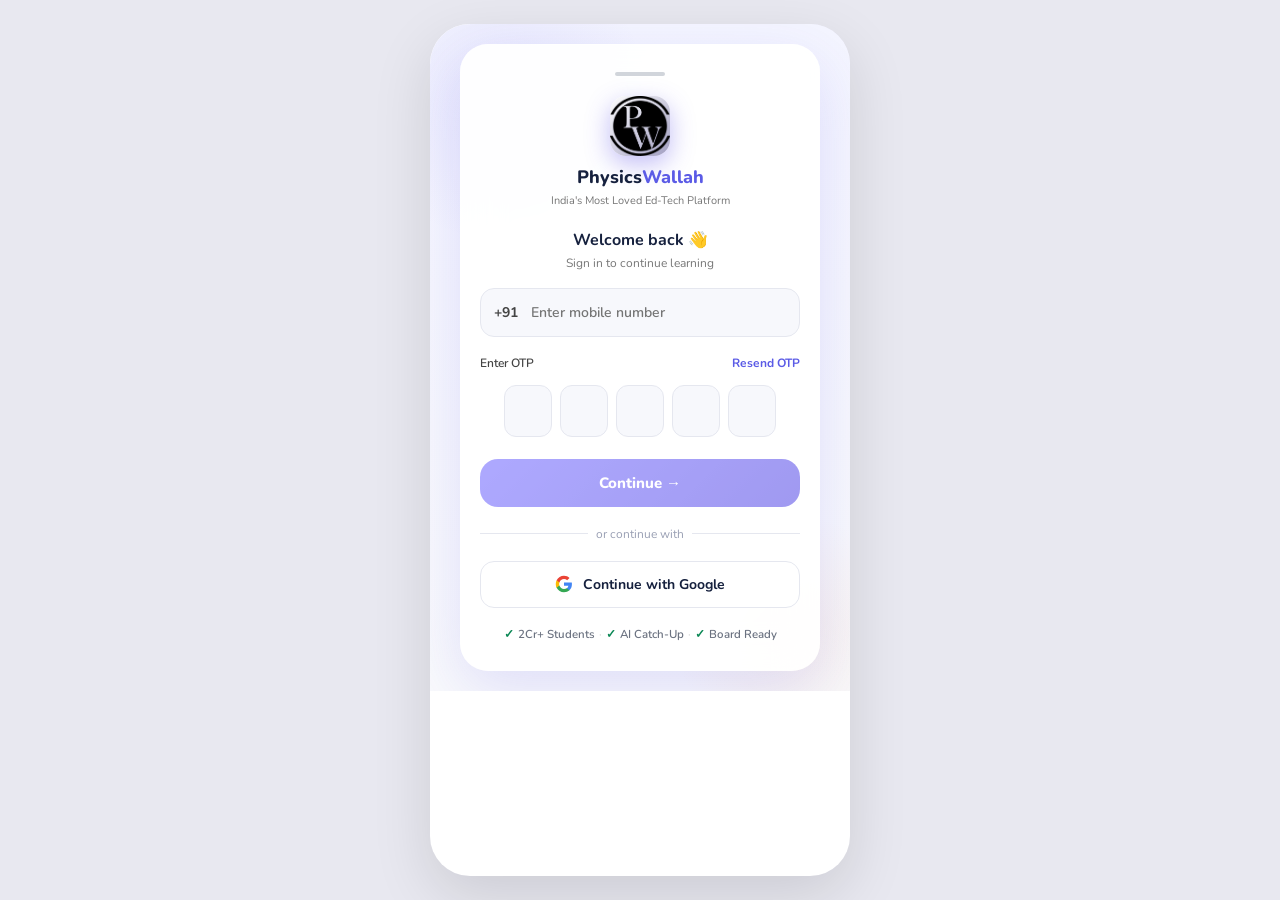
<file: index.html>
<!DOCTYPE html>
<html lang="en">

<head>
  <meta charset="UTF-8">
  <meta name="viewport" content="width=device-width, initial-scale=1.0, viewport-fit=cover">
  <meta name="theme-color" content="#5246E5">
  <title>PW – Physics Wallah</title>
  <link
    href="https://fonts.googleapis.com/css2?family=Nunito:ital,wght@0,400;0,500;0,600;0,700;0,800;0,900;1,600&display=swap"
    rel="stylesheet">
  <link rel="stylesheet" href="css/variables.css">
  <link rel="stylesheet" href="css/layout.css">
  <link rel="stylesheet" href="css/login.css">
  <link rel="stylesheet" href="css/course-setup.css">
  <link rel="stylesheet" href="css/home.css">
  <link rel="stylesheet" href="css/lectures.css">
  <link rel="stylesheet" href="css/player.css">
  <link rel="stylesheet" href="css/profile.css">
  <style>
    .audio-player {
      background: var(--white);
      border: 1.5px solid var(--border);
      border-radius: var(--radius);
      padding: 18px;
      margin-bottom: 14px;
      box-shadow: var(--shadow-card);
    }

    .audio-thumbnail {
      width: 100%;
      aspect-ratio: 16/7;
      background: var(--grad-dark);
      border-radius: var(--radius-sm);
      display: flex;
      align-items: center;
      justify-content: center;
      margin-bottom: 14px;
      overflow: hidden;
    }

    .waveform {
      display: flex;
      align-items: center;
      gap: 3px;
      height: 40px;
    }

    .wave-bar {
      width: 3px;
      background: var(--accent);
      border-radius: 2px;
      animation: wave 1.1s ease-in-out infinite;
    }

    .wave-bar:nth-child(1) {
      height: 14px;
      animation-delay: 0s
    }

    .wave-bar:nth-child(2) {
      height: 26px;
      animation-delay: .1s
    }

    .wave-bar:nth-child(3) {
      height: 34px;
      animation-delay: .2s
    }

    .wave-bar:nth-child(4) {
      height: 20px;
      animation-delay: .3s
    }

    .wave-bar:nth-child(5) {
      height: 40px;
      animation-delay: .4s
    }

    .wave-bar:nth-child(6) {
      height: 26px;
      animation-delay: .5s
    }

    .wave-bar:nth-child(7) {
      height: 17px;
      animation-delay: .6s
    }

    .wave-bar:nth-child(8) {
      height: 30px;
      animation-delay: .7s
    }

    .wave-bar:nth-child(9) {
      height: 37px;
      animation-delay: .8s
    }

    .wave-bar:nth-child(10) {
      height: 22px;
      animation-delay: .9s
    }

    .audio-paused .wave-bar {
      animation-play-state: paused
    }

    .audio-title {
      font-size: 16px;
      font-weight: 800;
      margin-bottom: 3px
    }

    .audio-sub {
      font-size: 12px;
      color: var(--text2);
      font-weight: 600;
      margin-bottom: 14px
    }

    .audio-progress {
      height: 5px;
      background: var(--surface3);
      border-radius: 4px;
      margin-bottom: 7px;
      cursor: pointer
    }

    .audio-progress-fill {
      height: 100%;
      width: 25%;
      background: var(--grad-accent);
      border-radius: 4px
    }

    .audio-time-row {
      display: flex;
      justify-content: space-between;
      font-size: 11px;
      color: var(--text2);
      font-weight: 700;
      margin-bottom: 14px
    }

    .audio-controls {
      display: flex;
      align-items: center;
      justify-content: center;
      gap: 16px
    }

    .audio-btn {
      background: var(--surface2);
      border: 1.5px solid var(--border);
      border-radius: 50%;
      width: 44px;
      height: 44px;
      display: flex;
      align-items: center;
      justify-content: center;
      cursor: pointer;
      color: var(--text2);
      transition: all 0.18s;
      font-size: 12px;
      font-weight: 700;
      flex-direction: column
    }

    .audio-btn:hover {
      border-color: var(--accent);
      color: var(--accent)
    }

    .audio-btn svg {
      width: 16px;
      height: 16px;
      stroke-width: 2
    }

    .audio-btn.play {
      width: 56px;
      height: 56px;
      background: var(--grad-accent);
      border-color: var(--accent);
      color: #fff;
      box-shadow: 0 4px 16px rgba(82, 70, 229, 0.32)
    }

    .audio-btn.play svg {
      width: 22px;
      height: 22px
    }

    .transcript-section {
      margin-top: 14px
    }

    .transcript-title {
      font-size: 12px;
      font-weight: 800;
      color: var(--text2);
      margin-bottom: 9px;
      text-transform: uppercase;
      letter-spacing: 0.06em
    }

    .transcript-item {
      padding: 10px 12px;
      border-radius: var(--radius-sm);
      margin-bottom: 5px;
      cursor: pointer;
      transition: background 0.15s;
      display: flex;
      gap: 9px
    }

    .transcript-item:hover {
      background: var(--surface2)
    }

    .transcript-item.active {
      background: var(--accent-light);
      border: 1px solid rgba(82, 70, 229, 0.18)
    }

    .tr-time {
      font-size: 11px;
      font-weight: 800;
      color: var(--accent);
      min-width: 36px
    }

    .tr-text {
      font-size: 12px;
      color: var(--text2);
      line-height: 1.5;
      font-weight: 600
    }

    .explainer-card {
      background: var(--white);
      border: 1.5px solid var(--border);
      border-radius: var(--radius);
      overflow: hidden;
      margin-bottom: 14px;
      box-shadow: var(--shadow-card)
    }

    .explainer-canvas-wrap {
      background: #0a0020;
      position: relative
    }

    .explainer-canvas-wrap canvas {
      width: 100%;
      display: block;
      aspect-ratio: 16/9
    }

    #videoOverlay {
      position: absolute;
      inset: 0;
      background: rgba(10, 0, 32, 0.75);
      display: flex;
      align-items: center;
      justify-content: center;
      cursor: pointer
    }

    .overlay-play-btn {
      width: 64px;
      height: 64px;
      background: rgba(255, 255, 255, 0.15);
      backdrop-filter: blur(6px);
      border-radius: 50%;
      border: 2px solid rgba(255, 255, 255, 0.3);
      display: flex;
      align-items: center;
      justify-content: center;
      transition: transform 0.2s, background 0.2s
    }

    .overlay-play-btn:hover {
      background: rgba(255, 255, 255, 0.25);
      transform: scale(1.08)
    }

    .overlay-play-btn svg {
      width: 28px;
      height: 28px;
      stroke-width: 2;
      color: #fff;
      margin-left: 3px
    }

    .explainer-controls {
      padding: 10px 14px 12px;
      background: var(--white)
    }

    .exp-progress-wrap {
      height: 4px;
      background: var(--surface3);
      border-radius: 4px;
      cursor: pointer;
      margin-bottom: 8px;
      position: relative
    }

    .exp-progress-fill {
      height: 100%;
      background: var(--grad-accent);
      border-radius: 4px;
      width: 0%;
      transition: width 0.1s linear
    }

    .exp-controls-row {
      display: flex;
      align-items: center;
      justify-content: center;
      gap: 12px
    }

    #videoTime {
      font-size: 11px;
      font-weight: 700;
      color: var(--text3);
      margin-left: auto
    }

    .scene-pills {
      display: flex;
      gap: 5px;
      justify-content: center;
      padding: 8px 14px 0
    }

    .scene-pill {
      width: 22px;
      height: 22px;
      border-radius: 50%;
      background: var(--surface3);
      display: flex;
      align-items: center;
      justify-content: center;
      font-size: 9px;
      font-weight: 800;
      color: var(--text3);
      cursor: pointer;
      transition: all 0.2s
    }

    .scene-pill.active {
      background: var(--accent);
      color: #fff;
      box-shadow: 0 2px 8px rgba(82, 70, 229, 0.4)
    }

    .vid-ctrl-btn {
      background: none;
      border: none;
      cursor: pointer;
      color: rgba(255, 255, 255, 0.85);
      padding: 5px;
      display: flex;
      align-items: center;
      justify-content: center;
      border-radius: 6px;
      transition: background 0.15s
    }

    .vid-ctrl-btn:hover {
      background: rgba(255, 255, 255, 0.12)
    }

    .vid-ctrl-btn svg {
      width: 20px;
      height: 20px;
      stroke-width: 2
    }

    .vid-ctrl-btn.lg svg {
      width: 26px;
      height: 26px
    }

    #audioStatus {
      text-align: center;
      font-size: 11px;
      color: var(--text3);
      font-weight: 600;
      margin-top: 8px;
      min-height: 14px
    }

    #vidProgressFill {
      width: 0%;
    }

    .vid-info-pad {
      padding: 0 16px 10px;
    }

    .vid-info-title {
      font-size: 17px;
      font-weight: 900;
      margin-bottom: 6px;
    }

    .vid-info-meta {
      font-size: 12px;
      color: var(--text2);
      font-weight: 600;
      display: flex;
      gap: 14px;
      flex-wrap: wrap;
    }

    .vid-meta-icon {
      width: 12px;
      height: 12px;
      vertical-align: middle;
      margin-right: 3px;
      stroke: currentColor;
      fill: none;
    }

    .vid-player-box {
      margin: 16px;
      border-radius: var(--radius);
      overflow: hidden;
      position: relative;
    }

    .vid-ai-grid {
      margin: 0 16px 16px;
      display: grid;
      grid-template-columns: 1fr 1fr;
      gap: 10px;
    }

    .vid-ai-btn {
      flex-direction: row;
      gap: 10px;
      padding: 14px;
    }

    .vid-ai-icon {
      width: 36px;
      height: 36px;
      background: var(--accent-light);
      border-radius: 9px;
    }

    .vid-ai-label-main {
      font-size: 13px;
      font-weight: 800;
      color: var(--accent);
    }

    .vid-ai-label-sub {
      font-size: 11px;
      color: var(--text2);
      font-weight: 600;
    }

    .notes-pdf-bar {
      display: flex;
      align-items: center;
      justify-content: space-between;
      padding: 10px 16px;
      background: var(--accent-light);
      border-bottom: 1.5px solid var(--border);
      margin-bottom: 4px;
    }

    .notes-pdf-info {
      display: flex;
      align-items: center;
      gap: 7px;
      font-size: 13px;
      font-weight: 700;
      color: var(--accent);
    }

    .notes-pdf-dl-btn {
      display: flex;
      align-items: center;
      gap: 5px;
      font-size: 12px;
      font-weight: 800;
      color: var(--accent);
      background: var(--white);
      border: 1.5px solid var(--accent);
      border-radius: 20px;
      padding: 5px 12px;
      text-decoration: none;
    }

    .exp-ctrl-side {
      color: var(--text2);
      border: 1.5px solid var(--border);
      border-radius: 50%;
      width: 36px;
      height: 36px;
      background: var(--surface2);
    }

    .exp-ctrl-play {
      background: var(--grad-accent);
      border: none;
      border-radius: 50%;
      width: 48px;
      height: 48px;
      cursor: pointer;
      display: flex;
      align-items: center;
      justify-content: center;
      color: #fff;
      box-shadow: 0 4px 16px rgba(82, 70, 229, 0.32);
    }

    .vid-video-el {
      width: 100%;
      display: block;
      aspect-ratio: 16/9;
      background: #000;
    }

    .vid-spacer-bottom {
      height: 16px;
    }

    .ai-scroll-area {
      flex: 1;
      overflow-y: auto;
      padding-bottom: 24px;
    }

    .exp-summary-pad {
      padding: 16px;
    }

    .exp-time {
      font-size: 11px;
      font-weight: 700;
      color: var(--text3);
      margin-left: auto;
    }

    .notes-content-pad {
      padding: 16px;
    }

    .notes-page-tag {
      font-size: 11px;
      color: var(--text3);
      font-weight: 700;
    }

    .diagram-caption {
      margin-top: 6px;
      font-size: 11px;
    }

    .ev-fullscreen {
      position: fixed !important;
      top: 0 !important;
      left: 0 !important;
      width: 100dvw !important;
      /* dvw = dynamic viewport, hides iOS bars */
      height: 100dvh !important;
      z-index: 9999 !important;
      background: #000 !important;
      border-radius: 0 !important;
      display: flex !important;
      align-items: center !important;
      justify-content: center !important;
    }

    .ev-fullscreen canvas {
      width: 100% !important;
      height: auto !important;
      aspect-ratio: 16/9;
      max-height: 100dvh;
    }

    .ev-fs-active {
      overflow: hidden !important;
    }

    .ev-fs-active .app-container {
      overflow: hidden !important;
      position: fixed !important;
      width: 100% !important;
    }

    #audioStatus {
      display: none !important;
    }
  </style>
</head>

<body>

  <!-- ✅ CORRECT: div tag with class="app-container" -->
  <div class="app-container">

    <!-- SVG ICON DEFS -->
    <svg style="display:none" xmlns="http://www.w3.org/2000/svg">
      <symbol id="ico-home" viewBox="0 0 24 24" fill="none" stroke="currentColor">
        <path d="M3 9l9-7 9 7v11a2 2 0 0 1-2 2H5a2 2 0 0 1-2-2z" />
        <polyline points="9 22 9 12 15 12 15 22" />
      </symbol>
      <symbol id="ico-batch" viewBox="0 0 24 24" fill="none" stroke="currentColor">
        <rect x="2" y="3" width="20" height="14" rx="2" />
        <line x1="8" y1="21" x2="16" y2="21" />
        <line x1="12" y1="17" x2="12" y2="21" />
      </symbol>
      <symbol id="ico-power" viewBox="0 0 24 24" fill="none" stroke="currentColor">
        <path d="M18.36 6.64A9 9 0 1 1 5.64 6.64" />
        <line x1="12" y1="2" x2="12" y2="12" />
      </symbol>
      <symbol id="ico-centres" viewBox="0 0 24 24" fill="none" stroke="currentColor">
        <path d="M21 10c0 7-9 13-9 13S3 17 3 10a9 9 0 1 1 18 0z" />
        <circle cx="12" cy="10" r="3" />
      </symbol>
      <symbol id="ico-store" viewBox="0 0 24 24" fill="none" stroke="currentColor">
        <circle cx="9" cy="21" r="1" />
        <circle cx="20" cy="21" r="1" />
        <path d="M1 1h4l2.68 13.39a2 2 0 0 0 2 1.61h9.72a2 2 0 0 0 2-1.61L23 6H6" />
      </symbol>
      <symbol id="ico-back" viewBox="0 0 24 24" fill="none" stroke="currentColor">
        <polyline points="15 18 9 12 15 6" />
      </symbol>
      <symbol id="ico-chevdown" viewBox="0 0 24 24" fill="none" stroke="currentColor">
        <polyline points="6 9 12 15 18 9" />
      </symbol>
      <symbol id="ico-chevright" viewBox="0 0 24 24" fill="none" stroke="currentColor">
        <polyline points="9 18 15 12 9 6" />
      </symbol>
      <symbol id="ico-calendar" viewBox="0 0 24 24" fill="none" stroke="currentColor">
        <rect x="3" y="4" width="18" height="18" rx="2" />
        <line x1="16" y1="2" x2="16" y2="6" />
        <line x1="8" y1="2" x2="8" y2="6" />
        <line x1="3" y1="10" x2="21" y2="10" />
      </symbol>
      <symbol id="ico-warning" viewBox="0 0 24 24" fill="none" stroke="currentColor">
        <path d="M10.29 3.86L1.82 18a2 2 0 0 0 1.71 3h16.94a2 2 0 0 0 1.71-3L13.71 3.86a2 2 0 0 0-3.42 0z" />
        <line x1="12" y1="9" x2="12" y2="13" />
        <line x1="12" y1="17" x2="12.01" y2="17" />
      </symbol>
      <symbol id="ico-play" viewBox="0 0 24 24" fill="none" stroke="currentColor">
        <polygon points="5 3 19 12 5 21 5 3" />
      </symbol>
      <symbol id="ico-pause" viewBox="0 0 24 24" fill="none" stroke="currentColor">
        <rect x="6" y="4" width="4" height="16" />
        <rect x="14" y="4" width="4" height="16" />
      </symbol>
      <symbol id="ico-users" viewBox="0 0 24 24" fill="none" stroke="currentColor">
        <path d="M17 21v-2a4 4 0 0 0-4-4H5a4 4 0 0 0-4 4v2" />
        <circle cx="9" cy="7" r="4" />
        <path d="M23 21v-2a4 4 0 0 0-3-3.87" />
        <path d="M16 3.13a4 4 0 0 1 0 7.75" />
      </symbol>
      <symbol id="ico-book" viewBox="0 0 24 24" fill="none" stroke="currentColor">
        <path d="M4 19.5A2.5 2.5 0 0 1 6.5 17H20" />
        <path d="M6.5 2H20v20H6.5A2.5 2.5 0 0 1 4 19.5v-15A2.5 2.5 0 0 1 6.5 2z" />
      </symbol>
      <symbol id="ico-clock" viewBox="0 0 24 24" fill="none" stroke="currentColor">
        <circle cx="12" cy="12" r="10" />
        <polyline points="12 6 12 12 16 14" />
      </symbol>
      <symbol id="ico-download" viewBox="0 0 24 24" fill="none" stroke="currentColor">
        <path d="M21 15v4a2 2 0 0 1-2 2H5a2 2 0 0 1-2-2v-4" />
        <polyline points="7 10 12 15 17 10" />
        <line x1="12" y1="15" x2="12" y2="3" />
      </symbol>
      <symbol id="ico-help" viewBox="0 0 24 24" fill="none" stroke="currentColor">
        <circle cx="12" cy="12" r="10" />
        <path d="M9.09 9a3 3 0 0 1 5.83 1c0 2-3 3-3 3" />
        <line x1="12" y1="17" x2="12.01" y2="17" />
      </symbol>
      <symbol id="ico-check" viewBox="0 0 24 24" fill="none" stroke="currentColor">
        <polyline points="20 6 9 17 4 12" />
      </symbol>
      <symbol id="ico-check-circle" viewBox="0 0 24 24" fill="none" stroke="currentColor">
        <path d="M22 11.08V12a10 10 0 1 1-5.93-9.14" />
        <polyline points="22 4 12 14.01 9 11.01" />
      </symbol>
      <symbol id="ico-alert-circle" viewBox="0 0 24 24" fill="none" stroke="currentColor">
        <circle cx="12" cy="12" r="10" />
        <line x1="12" y1="8" x2="12" y2="12" />
        <line x1="12" y1="16" x2="12.01" y2="16" />
      </symbol>
      <symbol id="ico-lock" viewBox="0 0 24 24" fill="none" stroke="currentColor">
        <rect x="3" y="11" width="18" height="11" rx="2" />
        <path d="M7 11V7a5 5 0 0 1 10 0v4" />
      </symbol>
      <symbol id="ico-video" viewBox="0 0 24 24" fill="none" stroke="currentColor">
        <polygon points="23 7 16 12 23 17 23 7" />
        <rect x="1" y="5" width="15" height="14" rx="2" />
      </symbol>
      <symbol id="ico-file" viewBox="0 0 24 24" fill="none" stroke="currentColor">
        <path d="M14 2H6a2 2 0 0 0-2 2v16a2 2 0 0 0 2 2h12a2 2 0 0 0 2-2V8z" />
        <polyline points="14 2 14 8 20 8" />
        <line x1="16" y1="13" x2="8" y2="13" />
        <line x1="16" y1="17" x2="8" y2="17" />
        <polyline points="10 9 9 9 8 9" />
      </symbol>
      <symbol id="ico-spark" viewBox="0 0 24 24" fill="none" stroke="currentColor">
        <path d="M12 2l3.09 6.26L22 9.27l-5 4.87 1.18 6.88L12 17.77l-6.18 3.25L7 14.14 2 9.27l6.91-1.01L12 2z" />
      </symbol>
      <symbol id="ico-x" viewBox="0 0 24 24" fill="none" stroke="currentColor">
        <line x1="18" y1="6" x2="6" y2="18" />
        <line x1="6" y1="6" x2="18" y2="18" />
      </symbol>
      <symbol id="ico-fire" viewBox="0 0 24 24" fill="none" stroke="currentColor">
        <path
          d="M8.5 14.5A2.5 2.5 0 0 0 11 12c0-1.38-.5-2-1-3-1.072-2.143-.224-4.054 2-6 .5 2.5 2 4.9 4 6.5 2 1.6 3 3.5 3 5.5a7 7 0 1 1-14 0c0-1.153.433-2.294 1-3a2.5 2.5 0 0 0 2.5 2.5z" />
      </symbol>
      <symbol id="ico-skip-back" viewBox="0 0 24 24" fill="none" stroke="currentColor">
        <polygon points="19 20 9 12 19 4 19 20" />
        <line x1="5" y1="19" x2="5" y2="5" />
      </symbol>
      <symbol id="ico-skip-fwd" viewBox="0 0 24 24" fill="none" stroke="currentColor">
        <polygon points="5 4 15 12 5 20 5 4" />
        <line x1="19" y1="5" x2="19" y2="19" />
      </symbol>
      <symbol id="ico-rotate" viewBox="0 0 24 24" fill="none" stroke="currentColor">
        <polyline points="1 4 1 10 7 10" />
        <path d="M3.51 15a9 9 0 1 0 .49-4.95" />
      </symbol>
      <symbol id="ico-trophy" viewBox="0 0 24 24" fill="none" stroke="currentColor">
        <polyline points="6 9 6 2 18 2 18 9" />
        <path d="M6 9a6 6 0 0 0 12 0" />
        <line x1="12" y1="15" x2="12" y2="19" />
        <line x1="8" y1="19" x2="16" y2="19" />
        <path d="M6 2H3a1 1 0 0 0-1 1v3a4 4 0 0 0 4 4" />
        <path d="M18 2h3a1 1 0 0 1 1 1v3a4 4 0 0 1-4 4" />
      </symbol>
      <symbol id="ico-moon" viewBox="0 0 24 24" fill="none" stroke="currentColor">
        <path d="M21 12.79A9 9 0 1 1 11.21 3 7 7 0 0 0 21 12.79z" />
      </symbol>
      <symbol id="ico-cart" viewBox="0 0 24 24" fill="none" stroke="currentColor">
        <circle cx="9" cy="21" r="1" />
        <circle cx="20" cy="21" r="1" />
        <path d="M1 1h4l2.68 13.39a2 2 0 0 0 2 1.61h9.72a2 2 0 0 0 2-1.61L23 6H6" />
      </symbol>
      <symbol id="ico-clipboard" viewBox="0 0 24 24" fill="none" stroke="currentColor">
        <path d="M16 4h2a2 2 0 0 1 2 2v14a2 2 0 0 1-2 2H6a2 2 0 0 1-2-2V6a2 2 0 0 1 2-2h2" />
        <rect x="8" y="2" width="8" height="4" rx="1" />
      </symbol>
      <symbol id="ico-info" viewBox="0 0 24 24" fill="none" stroke="currentColor">
        <circle cx="12" cy="12" r="10" />
        <line x1="12" y1="8" x2="12" y2="12" />
        <line x1="12" y1="16" x2="12.01" y2="16" />
      </symbol>
      <symbol id="ico-phone" viewBox="0 0 24 24" fill="none" stroke="currentColor">
        <path
          d="M22 16.92v3a2 2 0 0 1-2.18 2 19.79 19.79 0 0 1-8.63-3.07A19.5 19.5 0 0 1 4.69 9.7a19.79 19.79 0 0 1-3.07-8.67A2 2 0 0 1 3.6 1h3a2 2 0 0 1 2 1.72c.127.96.361 1.903.7 2.81a2 2 0 0 1-.45 2.11L7.91 8.6a16 16 0 0 0 6.29 6.29l.92-.92a2 2 0 0 1 2.11-.45c.907.339 1.85.573 2.81.7A2 2 0 0 1 22 16.92z" />
      </symbol>
      <symbol id="ico-building" viewBox="0 0 24 24" fill="none" stroke="currentColor">
        <rect x="3" y="3" width="18" height="18" rx="2" />
        <path d="M3 9h18" />
        <path d="M9 21V9" />
      </symbol>
      <symbol id="ico-logout" viewBox="0 0 24 24" fill="none" stroke="currentColor">
        <path d="M9 21H5a2 2 0 0 1-2-2V5a2 2 0 0 1 2-2h4" />
        <polyline points="16 17 21 12 16 7" />
        <line x1="21" y1="12" x2="9" y2="12" />
      </symbol>
      <symbol id="ico-atom" viewBox="0 0 24 24" fill="none" stroke="currentColor">
        <circle cx="12" cy="12" r="1" />
        <path
          d="M20.2 20.2c2.04-2.03.02-7.36-4.5-11.9-4.54-4.52-9.87-6.54-11.9-4.5-2.04 2.03-.02 7.36 4.5 11.9 4.54 4.52 9.87 6.54 11.9 4.5z" />
        <path
          d="M15.7 15.7c4.52-4.54 6.54-9.87 4.5-11.9-2.03-2.04-7.36-.02-11.9 4.5-4.52 4.54-6.54 9.87-4.5 11.9 2.03 2.04 7.36.02 11.9-4.5z" />
      </symbol>
      <symbol id="ico-flask" viewBox="0 0 24 24" fill="none" stroke="currentColor">
        <path d="M9 3h6v2l2 4H7L9 5V3z" />
        <path d="M7 9l-4 10a1 1 0 0 0 1 1h16a1 1 0 0 0 1-1L17 9" />
        <line x1="9" y1="3" x2="15" y2="3" />
      </symbol>
      <symbol id="ico-sigma" viewBox="0 0 24 24" fill="none" stroke="currentColor">
        <path d="M18 4H6l6 8-6 8h12" />
      </symbol>
      <symbol id="ico-leaf" viewBox="0 0 24 24" fill="none" stroke="currentColor">
        <path d="M11 20A7 7 0 0 1 9.8 6.1C15.5 5 17 4.48 19 2c1 2 2 4.18 2 8 0 5.5-4.78 10-10 10z" />
        <path d="M2 21c0-3 1.85-5.36 5.08-6C9.5 14.52 12 13 13 12" />
      </symbol>
      <symbol id="ico-undo" viewBox="0 0 24 24" fill="none" stroke="currentColor">
        <path d="M3 7v6h6" />
        <path d="M21 17a9 9 0 0 0-9-9 9 9 0 0 0-6 2.3L3 13" />
      </symbol>
      <symbol id="ico-redo" viewBox="0 0 24 24" fill="none" stroke="currentColor">
        <path d="M21 7v6h-6" />
        <path d="M3 17a9 9 0 0 1 9-9 9 9 0 0 1 6 2.3L21 13" />
      </symbol>
      <symbol id="ico-fullscreen" viewBox="0 0 24 24" fill="none" stroke="currentColor">
        <polyline points="15 3 21 3 21 9" />
        <polyline points="9 21 3 21 3 15" />
        <line x1="21" y1="3" x2="14" y2="10" />
        <line x1="3" y1="21" x2="10" y2="14" />
      </symbol>
      <symbol id="ico-sun" viewBox="0 0 24 24" fill="none" stroke="currentColor">
        <circle cx="12" cy="12" r="5" />
        <line x1="12" y1="1" x2="12" y2="3" />
        <line x1="12" y1="21" x2="12" y2="23" />
        <line x1="4.22" y1="4.22" x2="5.64" y2="5.64" />
        <line x1="18.36" y1="18.36" x2="19.78" y2="19.78" />
        <line x1="1" y1="12" x2="3" y2="12" />
        <line x1="21" y1="12" x2="23" y2="12" />
      </symbol>
    </svg>

    <!-- TOAST -->
    <div class="toast" id="toast">
      <svg>
        <use href="#ico-check" />
      </svg>
      <span id="toastMsg"></span>
    </div>

    <!-- ══════════ LOGIN SCREEN ══════════ -->
    <div class="screen active" id="login">
      <div class="login-box">
        <div class="notch"></div>
        <div class="logo-wrap">
          <div class="logo-circle">
            <img src="assets/pw logo.png" alt="Physics Wallah"
              style="width:100%;height:100%;object-fit:contain;border-radius:16px;"
              onerror="this.style.display='none';this.parentElement.textContent='PW';" />
          </div>
          <div class="brand-name">Physics<span>Wallah</span></div>
          <div class="brand-sub">India's Most Loved Ed-Tech Platform</div>
        </div>
        <div class="section-heading">Welcome back 👋</div>
        <div class="section-sub">Sign in to continue learning</div>
        <div class="input-group phone-group">
          <span class="prefix">+91</span>
          <input id="phoneInput" class="input-field" type="tel" placeholder="Enter mobile number" maxlength="10" />
        </div>
        <div class="otp-group">
          <div class="otp-label">
            <span>Enter OTP</span>
            <button id="resendBtn" class="resend-btn">Resend OTP</button>
          </div>
          <div class="otp-row" id="otpRow">
            <input class="otp-box" maxlength="1" inputmode="numeric" aria-label="OTP digit 1">
            <input class="otp-box" maxlength="1" inputmode="numeric" aria-label="OTP digit 2">
            <input class="otp-box" maxlength="1" inputmode="numeric" aria-label="OTP digit 3">
            <input class="otp-box" maxlength="1" inputmode="numeric" aria-label="OTP digit 4">
            <input class="otp-box" maxlength="1" inputmode="numeric" aria-label="OTP digit 5">
          </div>
        </div>
        <button class="btn-primary" id="continueBtn" disabled>Continue →</button>
        <div class="divider">
          <div class="divider-line"></div>
          <span class="divider-text">or continue with</span>
          <div class="divider-line"></div>
        </div>
        <button class="btn-google" onclick="showToast('Google login coming soon!')">
          <svg width="18" height="18" viewBox="0 0 24 24" style="flex-shrink:0">
            <path
              d="M22.56 12.25c0-.78-.07-1.53-.2-2.25H12v4.26h5.92c-.26 1.37-1.04 2.53-2.21 3.31v2.77h3.57c2.08-1.92 3.28-4.74 3.28-8.09z"
              fill="#4285F4" />
            <path
              d="M12 23c2.97 0 5.46-.98 7.28-2.66l-3.57-2.77c-.98.66-2.23 1.06-3.71 1.06-2.86 0-5.29-1.93-6.16-4.53H2.18v2.84C3.99 20.53 7.7 23 12 23z"
              fill="#34A853" />
            <path
              d="M5.84 14.09c-.22-.66-.35-1.36-.35-2.09s.13-1.43.35-2.09V7.07H2.18C1.43 8.55 1 10.22 1 12s.43 3.45 1.18 4.93l2.85-2.22.81-.62z"
              fill="#FBBC05" />
            <path
              d="M12 5.38c1.62 0 3.06.56 4.21 1.64l3.15-3.15C17.45 2.09 14.97 1 12 1 7.7 1 3.99 3.47 2.18 7.07l3.66 2.84c.87-2.6 3.3-4.53 6.16-4.53z"
              fill="#EA4335" />
          </svg>
          Continue with Google
        </button>
        <div class="footer-stats">
          <div class="stat-item">
            <div class="stat-badge">✓</div><span class="stat-text">2Cr+ Students</span>
          </div>
          <span class="stat-sep">·</span>
          <div class="stat-item">
            <div class="stat-badge">✓</div><span class="stat-text">AI Catch-Up</span>
          </div>
          <span class="stat-sep">·</span>
          <div class="stat-item">
            <div class="stat-badge">✓</div><span class="stat-text">Board Ready</span>
          </div>
        </div>
      </div>
    </div>

    <!-- ══════════ COURSE SETUP SCREEN ══════════ -->
    <div class="screen" id="course-setup">
      <div class="setup-card">
        <div class="pw-header">
          <div class="pw-logo">
            <div class="pw-logo-mark">
              <svg width="18" height="18" viewBox="0 0 18 18" fill="none">
                <path d="M3 14L9 3L15 14" stroke="#fff" stroke-width="2.2" stroke-linecap="round"
                  stroke-linejoin="round" />
                <line x1="5.5" y1="10.5" x2="12.5" y2="10.5" stroke="#fff" stroke-width="2.2" stroke-linecap="round" />
              </svg>
            </div>
            <span class="pw-logo-text">PW</span>
          </div>
          <span class="step-badge">Step 2 of 3</span>
        </div>
        <div class="setup-progress-row">
          <div class="spbar done"></div>
          <div class="spbar active"></div>
          <div class="spbar"></div>
        </div>
        <div class="setup-hero">
          <h1>Your goal, <span class="setup-highlight">your batch.</span></h1>
          <p>Pick the one you're gunning for. Let's get to work.</p>
        </div>
        <div class="batch-grid">
          <div class="batch-chip stagger-item" data-value="Udaan (Class 10)"
            onclick="setBatchAndStart('Udaan (Class 10)', this)">
            <div class="batch-check"><svg width="11" height="11" viewBox="0 0 11 11" fill="none">
                <polyline points="1.5,5.5 4.5,8.5 9.5,2" stroke="#fff" stroke-width="2" stroke-linecap="round"
                  stroke-linejoin="round" />
              </svg></div>
            <div class="batch-icon"><svg width="30" height="30" viewBox="0 0 30 30" fill="none">
                <rect x="4" y="5" width="15" height="20" rx="2.5" stroke="var(--accent)" stroke-width="1.8"
                  fill="none" />
                <line x1="8" y1="11" x2="15" y2="11" stroke="var(--accent)" stroke-width="1.5" stroke-linecap="round" />
                <line x1="8" y1="15" x2="15" y2="15" stroke="var(--accent)" stroke-width="1.5" stroke-linecap="round" />
                <line x1="8" y1="19" x2="12" y2="19" stroke="var(--accent)" stroke-width="1.5" stroke-linecap="round" />
                <path d="M19 4L26 11L21 16L14 9Z" stroke="var(--orange)" stroke-width="1.6" fill="none"
                  stroke-linejoin="round" />
                <line x1="21" y1="16" x2="19" y2="21" stroke="var(--orange)" stroke-width="1.6"
                  stroke-linecap="round" />
              </svg></div>
            <div class="batch-name">Udaan</div>
            <div class="batch-sub">Class 10 · Boards</div>
          </div>
          <div class="batch-chip stagger-item" data-value="Neev (Class 9)"
            onclick="setBatchAndStart('Neev (Class 9)', this)">
            <div class="batch-check"><svg width="11" height="11" viewBox="0 0 11 11" fill="none">
                <polyline points="1.5,5.5 4.5,8.5 9.5,2" stroke="#fff" stroke-width="2" stroke-linecap="round"
                  stroke-linejoin="round" />
              </svg></div>
            <div class="batch-icon"><svg width="30" height="30" viewBox="0 0 30 30" fill="none">
                <rect x="3" y="22" width="24" height="4.5" rx="2" fill="none" stroke="var(--green)"
                  stroke-width="1.7" />
                <rect x="6" y="15.5" width="18" height="4.5" rx="2" fill="none" stroke="var(--green)"
                  stroke-width="1.7" />
                <rect x="9" y="9" width="12" height="4.5" rx="2" fill="none" stroke="var(--green)" stroke-width="1.7" />
                <line x1="15" y1="8" x2="15" y2="3" stroke="var(--green)" stroke-width="1.7" stroke-linecap="round" />
                <polyline points="11.5,6 15,2.5 18.5,6" stroke="var(--green)" stroke-width="1.7" stroke-linecap="round"
                  stroke-linejoin="round" />
              </svg></div>
            <div class="batch-name">Neev</div>
            <div class="batch-sub">Class 9 · Foundation</div>
          </div>
          <div class="batch-chip stagger-item" data-value="Arjuna (JEE Main)"
            onclick="setBatchAndStart('Arjuna (JEE Main)', this)">
            <div class="batch-check"><svg width="11" height="11" viewBox="0 0 11 11" fill="none">
                <polyline points="1.5,5.5 4.5,8.5 9.5,2" stroke="#fff" stroke-width="2" stroke-linecap="round"
                  stroke-linejoin="round" />
              </svg></div>
            <div class="batch-icon"><svg width="30" height="30" viewBox="0 0 30 30" fill="none">
                <path d="M7 23 Q7 7 23 7" stroke="var(--red)" stroke-width="1.9" fill="none" stroke-linecap="round" />
                <line x1="7" y1="23" x2="7" y2="7" stroke="var(--red)" stroke-width="1.4" stroke-linecap="round"
                  opacity="0.35" />
                <line x1="7" y1="7" x2="23" y2="7" stroke="var(--red)" stroke-width="1.4" stroke-linecap="round"
                  opacity="0.35" />
                <line x1="9.5" y1="20.5" x2="22" y2="8" stroke="var(--red)" stroke-width="1.7" stroke-linecap="round" />
                <polygon points="23,5 25.5,11 19.5,9.5" fill="var(--red)" />
                <circle cx="10" cy="20" r="2" fill="var(--red)" opacity="0.8" />
              </svg></div>
            <div class="batch-name">Arjuna</div>
            <div class="batch-sub">JEE Main · Engg.</div>
          </div>
          <div class="batch-chip stagger-item" data-value="Yakeen (NEET)"
            onclick="setBatchAndStart('Yakeen (NEET)', this)">
            <div class="batch-check"><svg width="11" height="11" viewBox="0 0 11 11" fill="none">
                <polyline points="1.5,5.5 4.5,8.5 9.5,2" stroke="#fff" stroke-width="2" stroke-linecap="round"
                  stroke-linejoin="round" />
              </svg></div>
            <div class="batch-icon"><svg width="30" height="30" viewBox="0 0 30 30" fill="none">
                <path d="M6 9 Q6 5 10 5 Q14 5 14 9 L14 18 Q14 22 18 22 Q22 22 22 18 L22 15.5" stroke="var(--accent)"
                  stroke-width="1.8" fill="none" stroke-linecap="round" />
                <circle cx="22" cy="13.5" r="3" stroke="var(--accent)" stroke-width="1.6" fill="none" />
                <circle cx="22" cy="13.5" r="1" fill="var(--accent)" />
                <polyline points="3,17 6,17 8,13 10,21 12,15 14,17 17,17" stroke="var(--red)" stroke-width="1.6"
                  stroke-linecap="round" stroke-linejoin="round" fill="none" />
              </svg></div>
            <div class="batch-name">Yakeen</div>
            <div class="batch-sub">NEET · Medical</div>
          </div>
        </div>
        <button class="btn-primary stagger-item" id="loginBtn" disabled onclick="confirmBatch()">Select your batch
          first</button>
        <div class="setup-stats">
          <div class="setup-stat"><span class="hpb-num accent">1.2Cr+</span><span class="hpb-lbl">Students</span></div>
          <div class="setup-stat"><span class="hpb-num orange">4.8&#9733;</span><span class="hpb-lbl">App Rating</span>
          </div>
          <div class="setup-stat"><span class="hpb-num green">AIR 1</span><span class="hpb-lbl">NEET 2024</span></div>
        </div>
      </div>
    </div>

    <!-- ══════════ HOME SCREEN ══════════ -->
    <div class="screen" id="home">
      <div class="topnav">
        <div class="topnav-left">
          <div class="nav-hamburger" onclick="goTo('profile')"><span></span><span></span><span></span></div>
          <div class="batch-selector" onclick="goTo('batch')">Udaan – CBSE Board<svg width="12" height="12">
              <use href="#ico-chevdown" />
            </svg></div>
        </div>
        <div class="weekly-btn" onclick="goTo('batch')"><svg>
            <use href="#ico-calendar" />
          </svg>Schedule</div>
      </div>
      <div class="content">
        <div class="greeting-banner stagger-item">
          <div>
            <div class="greeting-text">Good morning, Kanak Ahuja</div>
            <div class="greeting-sub">Ready to crush it today?</div>
          </div>
          <div class="streak-pill" onclick="goTo('profile')">
            <svg class="streak-icon" viewBox="0 0 24 24" fill="none" stroke="#F47C20" stroke-width="2">
              <use href="#ico-fire" />
            </svg>
            <div>
              <div class="streak-num">12</div>
              <div class="streak-label">Day Streak</div>
            </div>
          </div>
        </div>
        <div class="home-progress-bar stagger-item">
          <div class="hpb-head">
            <h4>Udaan Batch Progress</h4><span>62% Complete</span>
          </div>
          <div class="hpb-bar-wrap">
            <div class="hpb-bar-fill" style="width:62%"></div>
          </div>
          <div class="hpb-stats">
            <div class="hpb-stat">
              <div class="hpb-num accent">62%</div>
              <div class="hpb-lbl">Progress</div>
            </div>
            <div class="hpb-stat">
              <div class="hpb-num orange">2</div>
              <div class="hpb-lbl">Backlogs</div>
            </div>
            <div class="hpb-stat">
              <div class="hpb-num green">38</div>
              <div class="hpb-lbl">Done</div>
            </div>
          </div>
        </div>
        <div class="enrolled-label stagger-item">
          <h2>Udaan Batch</h2><a onclick="goTo('batch')">View All</a>
        </div>
        <div class="live-banner stagger-item" onclick="goTo('lectures')">
          <div class="live-badge">
            <div class="live-dot"></div>Live Now
          </div>
          <div class="live-title">Light – Reflection &amp; Refraction (Part 3)</div>
          <div class="live-meta">
            <span><svg>
                <use href="#ico-book" />
              </svg>Physics · Class 10</span>
            <span><svg>
                <use href="#ico-users" />
              </svg>2,341 watching</span>
          </div>
          <button class="join-btn"><svg>
              <use href="#ico-play" />
            </svg>Join Live Class</button>
        </div>
        <div class="backlog-alert stagger-item" onclick="goTo('chapters')">
          <div class="backlog-icon-wrap"><svg>
              <use href="#ico-warning" />
            </svg></div>
          <div class="backlog-text"><strong>2 Backlogs in Physics!</strong><span>Catch up with AI in just 15
              minutes</span></div>
          <div class="backlog-arrow"><svg>
              <use href="#ico-chevright" />
            </svg></div>
        </div>
        <div class="quick-grid">
          <div class="quick-card pink stagger-item" onclick="goTo('batch')">
            <div class="qc-icon"><svg>
                <use href="#ico-book" />
              </svg></div>
            <div class="qc-label">My Batches</div>
          </div>
          <div class="quick-card blue stagger-item" onclick="goTo('lectures')">
            <div class="qc-icon"><svg>
                <use href="#ico-clock" />
              </svg></div>
            <div class="qc-label">Recent Learning</div>
          </div>
          <div class="quick-card teal stagger-item">
            <div class="qc-icon"><svg>
                <use href="#ico-download" />
              </svg></div>
            <div class="qc-label">My Downloads</div>
          </div>
          <div class="quick-card amber stagger-item">
            <div class="qc-icon"><svg>
                <use href="#ico-help" />
              </svg></div>
            <div class="qc-label">My Doubts</div>
          </div>
        </div>
        <div style="padding:14px 16px 0">
          <div class="motivation-card stagger-item">
            <p>"Padhlo chahe kahi se, manzil milegi yahi se — keep showing up every single day."</p>
            <div class="mc-attr">— PhysicsWallah</div>
          </div>
        </div>
        <div class="sec-head stagger-item">
          <h3>Today's Schedule</h3><a>View All</a>
        </div>
        <div class="schedule-scroll">
          <div class="sched-card stagger-item">
            <div class="sched-time">10:00 AM</div>
            <div class="sched-subject">Physics</div>
            <div class="sched-chapter">Light – Refraction</div>
            <div class="sched-status live">
              <div class="live-dot"></div>Live
            </div>
          </div>
          <div class="sched-card stagger-item">
            <div class="sched-time">12:30 PM</div>
            <div class="sched-subject">Chemistry</div>
            <div class="sched-chapter">Acids &amp; Bases</div>
            <div class="sched-status done"><svg>
                <use href="#ico-check" />
              </svg>Done</div>
          </div>
          <div class="sched-card stagger-item">
            <div class="sched-time">3:00 PM</div>
            <div class="sched-subject">Mathematics</div>
            <div class="sched-chapter">Quadratic Equations</div>
            <div class="sched-status upcoming"><svg>
                <use href="#ico-clock" />
              </svg>Upcoming</div>
          </div>
          <div class="sched-card stagger-item">
            <div class="sched-time">5:30 PM</div>
            <div class="sched-subject">Biology</div>
            <div class="sched-chapter">Life Processes</div>
            <div class="sched-status upcoming"><svg>
                <use href="#ico-clock" />
              </svg>Upcoming</div>
          </div>
        </div>
        <div style="height:16px"></div>
      </div>
      <div class="bottomnav">
        <div class="bnav-item active">
          <div class="bnav-icon-wrap"><svg>
              <use href="#ico-home" />
            </svg></div><span class="bnav-label">Study</span>
        </div>
        <div class="bnav-item" onclick="goTo('batch')">
          <div class="bnav-icon-wrap"><svg>
              <use href="#ico-batch" />
            </svg></div><span class="bnav-label">Batches</span>
        </div>
        <div class="bnav-item">
          <div class="bnav-icon-wrap"><svg>
              <use href="#ico-power" />
            </svg></div><span class="bnav-label">Power</span>
        </div>
        <div class="bnav-item">
          <div class="bnav-icon-wrap"><svg>
              <use href="#ico-centres" />
            </svg></div><span class="bnav-label">Centres</span>
        </div>
        <div class="bnav-item">
          <div class="bnav-icon-wrap"><svg>
              <use href="#ico-store" />
            </svg></div><span class="bnav-label">PW Store</span>
        </div>
      </div>
    </div>

    <!-- ══════════ BATCH SCREEN ══════════ -->
    <div class="screen" id="batch">
      <div class="topnav">
        <div class="topnav-left">
          <div class="nav-back" onclick="goBack('home')"><svg>
              <use href="#ico-back" />
            </svg></div>
          <div>
            <div class="nav-title">Udaan Batch</div>
            <div class="nav-subtitle">Class 10 · CBSE Board</div>
          </div>
        </div>
      </div>
      <div class="content">
        <div style="height:14px"></div>
        <div class="overview-banner stagger-item">
          <div class="ov-stat">
            <div class="ov-num purple" data-target="62" data-suffix="%">62%</div>
            <div class="ov-label">Progress</div>
          </div>
          <div class="ov-stat">
            <div class="ov-num red" data-target="2">2</div>
            <div class="ov-label">Backlogs</div>
          </div>
          <div class="ov-stat">
            <div class="ov-num green" data-target="38">38</div>
            <div class="ov-label">Done</div>
          </div>
        </div>
        <div style="padding:0 16px 10px;">
          <div
            style="background:linear-gradient(135deg,rgba(10,135,84,0.08),rgba(10,135,84,0.02));border:1.5px solid rgba(10,135,84,0.2);border-radius:var(--radius);padding:14px 16px;display:flex;align-items:center;gap:12px;cursor:pointer;"
            onclick="showToast('Switching to Neev Batch…')">
            <div
              style="width:36px;height:36px;background:rgba(10,135,84,0.1);border-radius:10px;display:flex;align-items:center;justify-content:center;flex-shrink:0;font-size:18px;">
              🌱</div>
            <div style="flex:1">
              <div style="font-size:14px;font-weight:800;color:var(--green);">Neev Batch (Class 9)</div>
              <div style="font-size:11px;color:var(--text2);font-weight:600;">Switch to your Class 9 batch</div>
            </div>
            <svg width="16" height="16">
              <use href="#ico-chevright" />
            </svg>
          </div>
        </div>
        <div class="sec-head stagger-item">
          <h3>Subjects</h3>
        </div>
        <div class="subject-grid">
          <div class="subject-card phy stagger-item" onclick="goTo('chapters')">
            <div class="subject-icon"><svg>
                <use href="#ico-atom" />
              </svg></div>
            <div class="subject-name">Physics</div>
            <div class="subject-chapters">5 chapters · 30 lectures</div>
            <div class="subject-backlog has"><svg>
                <use href="#ico-warning" />
              </svg>2 backlogs</div>
            <div class="progress-ring-wrap">
              <div class="mini-progress">
                <div class="mini-progress-fill" style="width:58%"></div>
              </div><span class="progress-pct">58%</span>
            </div>
          </div>
          <div class="subject-card chem stagger-item">
            <div class="subject-icon"><svg>
                <use href="#ico-flask" />
              </svg></div>
            <div class="subject-name">Chemistry</div>
            <div class="subject-chapters">4 chapters · 24 lectures</div>
            <div class="subject-backlog none"><svg>
                <use href="#ico-check" />
              </svg>All caught up</div>
            <div class="progress-ring-wrap">
              <div class="mini-progress">
                <div class="mini-progress-fill" style="width:75%"></div>
              </div><span class="progress-pct">75%</span>
            </div>
          </div>
          <div class="subject-card math stagger-item">
            <div class="subject-icon"><svg>
                <use href="#ico-sigma" />
              </svg></div>
            <div class="subject-name">Mathematics</div>
            <div class="subject-chapters">6 chapters · 36 lectures</div>
            <div class="subject-backlog none"><svg>
                <use href="#ico-check" />
              </svg>All caught up</div>
            <div class="progress-ring-wrap">
              <div class="mini-progress">
                <div class="mini-progress-fill" style="width:70%"></div>
              </div><span class="progress-pct">70%</span>
            </div>
          </div>
          <div class="subject-card bio stagger-item">
            <div class="subject-icon"><svg>
                <use href="#ico-leaf" />
              </svg></div>
            <div class="subject-name">Biology</div>
            <div class="subject-chapters">4 chapters · 22 lectures</div>
            <div class="subject-backlog none"><svg>
                <use href="#ico-check" />
              </svg>All caught up</div>
            <div class="progress-ring-wrap">
              <div class="mini-progress">
                <div class="mini-progress-fill" style="width:50%"></div>
              </div><span class="progress-pct">50%</span>
            </div>
          </div>
        </div>
      </div>
      <div class="bottomnav">
        <div class="bnav-item" onclick="goBack('home')">
          <div class="bnav-icon-wrap"><svg>
              <use href="#ico-home" />
            </svg></div><span class="bnav-label">Study</span>
        </div>
        <div class="bnav-item active">
          <div class="bnav-icon-wrap"><svg>
              <use href="#ico-batch" />
            </svg></div><span class="bnav-label">Batches</span>
        </div>
        <div class="bnav-item">
          <div class="bnav-icon-wrap"><svg>
              <use href="#ico-power" />
            </svg></div><span class="bnav-label">Power</span>
        </div>
        <div class="bnav-item">
          <div class="bnav-icon-wrap"><svg>
              <use href="#ico-centres" />
            </svg></div><span class="bnav-label">Centres</span>
        </div>
        <div class="bnav-item">
          <div class="bnav-icon-wrap"><svg>
              <use href="#ico-store" />
            </svg></div><span class="bnav-label">PW Store</span>
        </div>
      </div>
    </div>

    <!-- ══════════ CHAPTERS SCREEN ══════════ -->
    <div class="screen" id="chapters">
      <div class="topnav">
        <div class="topnav-left">
          <div class="nav-back" onclick="goBack('batch')"><svg>
              <use href="#ico-back" />
            </svg></div>
          <div>
            <div class="nav-title">Physics</div>
            <div class="nav-subtitle">Udaan Batch · 5 chapters</div>
          </div>
        </div>
      </div>
      <div class="content">
        <div style="height:14px"></div>
        <div class="chapter-list">
          <div class="chapter-item stagger-item">
            <div class="ch-num">01</div>
            <div class="ch-info">
              <div class="ch-name">Electricity</div>
              <div class="ch-meta"><span>8 lectures</span><span>8/8 done</span></div>
              <div class="ch-tags"><span class="tag done"><svg>
                    <use href="#ico-check" />
                  </svg>Completed</span></div>
            </div>
            <div class="ch-arrow"><svg>
                <use href="#ico-chevright" />
              </svg></div>
          </div>
          <div class="chapter-item has-backlog stagger-item" onclick="goTo('lectures')">
            <div class="ch-num">02</div>
            <div class="ch-info">
              <div class="ch-name">Light – Reflection &amp; Refraction</div>
              <div class="ch-meta"><span>5 lectures</span><span>3/5 done</span></div>
              <div class="ch-tags"><span class="tag backlog"><svg>
                    <use href="#ico-warning" />
                  </svg>2 Backlogs</span><span class="tag ai"><svg>
                    <use href="#ico-spark" />
                  </svg>AI Available</span><span class="tag ongoing">In Progress</span></div>
            </div>
            <div class="ch-arrow" style="color:var(--red)"><svg>
                <use href="#ico-chevright" />
              </svg></div>
          </div>
          <div class="chapter-item stagger-item">
            <div class="ch-num">03</div>
            <div class="ch-info">
              <div class="ch-name">Human Eye &amp; Colourful World</div>
              <div class="ch-meta"><span>6 lectures</span><span>Locked</span></div>
              <div class="ch-tags"><span class="tag locked"><svg>
                    <use href="#ico-lock" />
                  </svg>Not Started</span></div>
            </div>
            <div class="ch-arrow"><svg>
                <use href="#ico-chevright" />
              </svg></div>
          </div>
          <div class="chapter-item stagger-item">
            <div class="ch-num">04</div>
            <div class="ch-info">
              <div class="ch-name">Magnetic Effects of Current</div>
              <div class="ch-meta"><span>7 lectures</span><span>Locked</span></div>
              <div class="ch-tags"><span class="tag locked"><svg>
                    <use href="#ico-lock" />
                  </svg>Not Started</span></div>
            </div>
            <div class="ch-arrow"><svg>
                <use href="#ico-chevright" />
              </svg></div>
          </div>
          <div class="chapter-item stagger-item">
            <div class="ch-num">05</div>
            <div class="ch-info">
              <div class="ch-name">Sources of Energy</div>
              <div class="ch-meta"><span>5 lectures</span><span>Locked</span></div>
              <div class="ch-tags"><span class="tag locked"><svg>
                    <use href="#ico-lock" />
                  </svg>Not Started</span></div>
            </div>
            <div class="ch-arrow"><svg>
                <use href="#ico-chevright" />
              </svg></div>
          </div>
        </div>
      </div>
    </div>

    <!-- ══════════ LECTURES SCREEN ══════════ -->
    <div class="screen" id="lectures">
      <div class="topnav">
        <div class="topnav-left">
          <div class="nav-back" onclick="goBack('chapters')"><svg>
              <use href="#ico-back" />
            </svg></div>
          <div>
            <div class="nav-title">Light – Reflection &amp; Refraction</div>
            <div class="nav-subtitle">Chapter 2 · Physics</div>
          </div>
        </div>
      </div>
      <div class="content">
        <div class="chapter-hero">
          <div class="ch-hero-tag"><svg>
              <use href="#ico-atom" />
            </svg>Physics · Udaan (Class 10)</div>
          <h2 class="ch-hero-title">Light – Reflection &amp; Refraction</h2>
          <div class="ch-hero-meta">
            <span><svg>
                <use href="#ico-video" />
              </svg>5 Lectures</span>
            <span><svg>
                <use href="#ico-clock" />
              </svg>~3.5 hrs total</span>
            <span><svg>
                <use href="#ico-check-circle" />
              </svg>3/5 done</span>
          </div>
        </div>
        <div class="backlog-section-header stagger-item">
          <div class="warn-icon"><svg>
              <use href="#ico-warning" />
            </svg></div>
          <div><strong>2 Backlogs – Catch up now!</strong><span>Use AI tools below each lecture — just 15 min
              needed</span></div>
        </div>
        <!-- L1 -->
        <div class="lecture-card completed stagger-item">
          <div class="lec-main" onclick="goTo('video-player')">
            <div class="lec-thumb done-t"><svg>
                <use href="#ico-check-circle" />
              </svg></div>
            <div class="lec-info">
              <div class="lec-num-row"><span class="lec-num">Lecture 01</span><span
                  class="lec-status-pill completed"><svg>
                    <use href="#ico-check" />
                  </svg>Completed</span></div>
              <div class="lec-title">What is Light? Laws of Reflection</div>
              <div class="lec-meta"><span><svg>
                    <use href="#ico-clock" />
                  </svg>48 min</span><span><svg>
                    <use href="#ico-calendar" />
                  </svg>Mar 20</span></div>
            </div>
          </div>
          <div class="ai-tools-row">
            <div class="ai-tool-btn hi" onclick="goTo('ai-catchup');setTab('summary')">
              <div class="ai-icon"><svg>
                  <use href="#ico-video" />
                </svg></div>
              <div class="ai-label">AI Video<br>15-min Summary</div>
            </div>
            <div class="ai-tool-btn hi"
              onclick="window.open('https://image2url.com/r2/default/documents/1775307994420-48bb7461-be30-4fde-9d64-726f363db0f2.pdf','_blank')">
              <div class="ai-icon"><svg>
                  <use href="#ico-file" />
                </svg></div>
              <div class="ai-label">Notes<br>3-page PDF</div>
            </div>
          </div>
        </div>
        <!-- L2 -->
        <div class="lecture-card completed stagger-item">
          <div class="lec-main" onclick="goTo('video-player')">
            <div class="lec-thumb done-t"><svg>
                <use href="#ico-check-circle" />
              </svg></div>
            <div class="lec-info">
              <div class="lec-num-row"><span class="lec-num">Lecture 02</span><span
                  class="lec-status-pill completed"><svg>
                    <use href="#ico-check" />
                  </svg>Completed</span></div>
              <div class="lec-title">Spherical Mirrors – Concave &amp; Convex</div>
              <div class="lec-meta"><span><svg>
                    <use href="#ico-clock" />
                  </svg>54 min</span><span><svg>
                    <use href="#ico-calendar" />
                  </svg>Mar 22</span></div>
            </div>
          </div>
          <div class="ai-tools-row">
            <div class="ai-tool-btn hi" onclick="goTo('ai-catchup');setTab('summary')">
              <div class="ai-icon"><svg>
                  <use href="#ico-video" />
                </svg></div>
              <div class="ai-label">AI Video<br>15-min Summary</div>
            </div>
            <div class="ai-tool-btn hi"
              onclick="window.open('https://image2url.com/r2/default/documents/1775307994420-48bb7461-be30-4fde-9d64-726f363db0f2.pdf','_blank')">
              <div class="ai-icon"><svg>
                  <use href="#ico-file" />
                </svg></div>
              <div class="ai-label">Notes<br>3-page PDF</div>
            </div>
          </div>
        </div>
        <!-- L3 -->
        <div class="lecture-card completed stagger-item">
          <div class="lec-main" onclick="goTo('video-player')">
            <div class="lec-thumb done-t"><svg>
                <use href="#ico-check-circle" />
              </svg></div>
            <div class="lec-info">
              <div class="lec-num-row"><span class="lec-num">Lecture 03</span><span
                  class="lec-status-pill completed"><svg>
                    <use href="#ico-check" />
                  </svg>Completed</span></div>
              <div class="lec-title">Mirror Formula &amp; Magnification</div>
              <div class="lec-meta"><span><svg>
                    <use href="#ico-clock" />
                  </svg>62 min</span><span><svg>
                    <use href="#ico-calendar" />
                  </svg>Mar 25</span></div>
            </div>
          </div>
          <div class="ai-tools-row">
            <div class="ai-tool-btn hi" onclick="goTo('ai-catchup');setTab('summary')">
              <div class="ai-icon"><svg>
                  <use href="#ico-video" />
                </svg></div>
              <div class="ai-label">AI Video<br>15-min Summary</div>
            </div>
            <div class="ai-tool-btn hi"
              onclick="window.open('https://image2url.com/r2/default/documents/1775307994420-48bb7461-be30-4fde-9d64-726f363db0f2.pdf','_blank')">
              <div class="ai-icon"><svg>
                  <use href="#ico-file" />
                </svg></div>
              <div class="ai-label">Notes<br>3-page PDF</div>
            </div>
          </div>
        </div>
        <!-- L4 BACKLOG -->
        <div class="lecture-card backlog stagger-item" id="lec4">
          <div class="lec-main" onclick="goTo('video-player')">
            <div class="lec-thumb backlog-t"><svg>
                <use href="#ico-alert-circle" />
              </svg></div>
            <div class="lec-info">
              <div class="lec-num-row"><span class="lec-num">Lecture 04</span><span
                  class="lec-status-pill backlog"><svg>
                    <use href="#ico-warning" />
                  </svg>Backlog</span></div>
              <div class="lec-title">Refraction of Light – Snell's Law</div>
              <div class="lec-meta"><span><svg>
                    <use href="#ico-clock" />
                  </svg>58 min</span><span><svg>
                    <use href="#ico-calendar" />
                  </svg>Mar 27</span></div>
              <div class="backlog-days"><svg>
                  <use href="#ico-clock" />
                </svg>Missed 4 days ago</div>
            </div>
          </div>
          <div class="catchup-cta" onclick="goTo('ai-catchup');setTab('summary')">
            <div class="spark-icon"><svg>
                <use href="#ico-spark" />
              </svg></div>
            <div class="cta-text"><strong>Catch Up in 15 mins with AI</strong><span>AI video · Notes generated from
                lecture</span></div>
            <div class="cta-arrow"><svg>
                <use href="#ico-chevright" />
              </svg></div>
          </div>
          <div class="ai-tools-row">
            <div class="ai-tool-btn hi" onclick="goTo('ai-catchup');setTab('summary')">
              <div class="ai-icon"><svg>
                  <use href="#ico-video" />
                </svg></div>
              <div class="ai-label">AI Video<br>15-min Summary</div>
            </div>
            <div class="ai-tool-btn hi"
              onclick="window.open('https://image2url.com/r2/default/documents/1775307994420-48bb7461-be30-4fde-9d64-726f363db0f2.pdf','_blank')">
              <div class="ai-icon"><svg>
                  <use href="#ico-file" />
                </svg></div>
              <div class="ai-label">Notes<br>3-page PDF</div>
            </div>
          </div>
        </div>
        <!-- L5 BACKLOG -->
        <div class="lecture-card backlog stagger-item" id="lec5">
          <div class="lec-main" onclick="goTo('video-player')">
            <div class="lec-thumb backlog-t"><svg>
                <use href="#ico-alert-circle" />
              </svg></div>
            <div class="lec-info">
              <div class="lec-num-row"><span class="lec-num">Lecture 05</span><span
                  class="lec-status-pill backlog"><svg>
                    <use href="#ico-warning" />
                  </svg>Backlog</span></div>
              <div class="lec-title">Lenses – Concave, Convex &amp; Lens Formula</div>
              <div class="lec-meta"><span><svg>
                    <use href="#ico-clock" />
                  </svg>66 min</span><span><svg>
                    <use href="#ico-calendar" />
                  </svg>Mar 29</span></div>
              <div class="backlog-days"><svg>
                  <use href="#ico-clock" />
                </svg>Missed 2 days ago</div>
            </div>
          </div>
          <div class="catchup-cta" onclick="goTo('ai-catchup');setTab('summary')">
            <div class="spark-icon"><svg>
                <use href="#ico-spark" />
              </svg></div>
            <div class="cta-text"><strong>Catch Up in 15 mins with AI</strong><span>AI video · Notes generated from
                lecture</span></div>
            <div class="cta-arrow"><svg>
                <use href="#ico-chevright" />
              </svg></div>
          </div>
          <div class="ai-tools-row">
            <div class="ai-tool-btn hi" onclick="goTo('ai-catchup');setTab('summary')">
              <div class="ai-icon"><svg>
                  <use href="#ico-video" />
                </svg></div>
              <div class="ai-label">AI Video<br>15-min Summary</div>
            </div>
            <div class="ai-tool-btn hi"
              onclick="window.open('https://image2url.com/r2/default/documents/1775307994420-48bb7461-be30-4fde-9d64-726f363db0f2.pdf','_blank')">
              <div class="ai-icon"><svg>
                  <use href="#ico-file" />
                </svg></div>
              <div class="ai-label">Notes<br>3-page PDF</div>
            </div>
          </div>
        </div>
        <div style="height:16px"></div>
      </div>
    </div>

    <!-- ══════════ VIDEO PLAYER SCREEN ══════════ -->
    <!-- ══════════ VIDEO PLAYER SCREEN ══════════ -->
    <div class="screen" id="video-player">
      <div class="topnav">
        <div class="topnav-left">
          <div class="nav-back" onclick="goBack('lectures')"><svg>
              <use href="#ico-back" />
            </svg></div>
          <div>
            <div class="nav-title">Lecture 04</div>
            <div class="nav-subtitle">Refraction of Light – Snell's Law</div>
          </div>
        </div>
        <div class="topnav-right">
          <button class="btn-outline" onclick="markDone('lec4')"><svg>
              <use href="#ico-check" />
            </svg>Mark Done</button>
        </div>
      </div>
      <div class="content">
        <div class="video-player-wrap paused vid-player-box" id="lecturePlayerWrap">
          <div class="vid-loading" id="vidLoading">
            <div class="vid-spinner"></div>
            <p>Loading lecture…</p>
          </div>
          <video id="lectureVideo"
            src="https://image2url.com/r2/default/videos/1775157197852-74ed7b65-4bf2-44b9-b505-599ade22fce9.mp4"
            preload="metadata" playsinline class="vid-video-el"></video>
          <div class="vid-controls-bar" id="vidControlsBar">
            <div class="vid-progress-wrap" id="vidProgressWrap">
              <div class="vid-progress-fill" id="vidProgressFill"></div>
            </div>
            <div class="vid-controls-row">
              <button class="vid-btn" aria-label="Rewind 10 seconds" onclick="VideoPlayer.seek(-10)"><svg>
                  <use href="#ico-undo" />
                </svg></button>
              <button class="vid-btn play-pause" id="mainPlayPause" aria-label="Play or pause"
                onclick="VideoPlayer.togglePlay()">
                <svg id="vidPlayIconMain" width="24" height="24">
                  <use href="#ico-play" />
                </svg>
              </button>
              <button class="vid-btn" aria-label="Skip 10 seconds" onclick="VideoPlayer.seek(10)"><svg>
                  <use href="#ico-redo" />
                </svg></button>
              <span class="vid-time" id="vidTimeDisplay">0:00 / 0:00</span>
              <span class="vid-spacer"></span>
              <button class="vid-btn vid-fullscreen" aria-label="Toggle fullscreen"
                onclick="VideoPlayer.toggleFullscreen()"><svg>
                  <use href="#ico-fullscreen" />
                </svg></button>
            </div>
          </div>
        </div>
        <div class="vid-info-pad">
          <div class="vid-info-title">Refraction of Light – Snell's Law</div>
          <div class="vid-info-meta">
            <span><svg class="vid-meta-icon">
                <use href="#ico-clock" />
              </svg>58 min</span>
            <span><svg class="vid-meta-icon">
                <use href="#ico-calendar" />
              </svg>Mar 27, 2025</span>
            <span><svg class="vid-meta-icon">
                <use href="#ico-atom" />
              </svg>Physics · Udaan</span>
          </div>
        </div>
        <div class="vid-ai-grid">
          <div class="ai-tool-btn hi vid-ai-btn" onclick="goTo('ai-catchup');setTab('summary')">
            <div class="ai-icon vid-ai-icon"><svg>
                <use href="#ico-video" />
              </svg></div>
            <div>
              <div class="vid-ai-label-main">AI Video</div>
              <div class="vid-ai-label-sub">15-min summary</div>
            </div>
          </div>
          <div class="ai-tool-btn hi vid-ai-btn" onclick="goTo('ai-catchup');setTab('notes')">
            <div class="ai-icon vid-ai-icon"><svg>
                <use href="#ico-file" />
              </svg></div>
            <div>
              <div class="vid-ai-label-main">Smart Notes</div>
              <div class="vid-ai-label-sub">3-page PDF</div>
            </div>
          </div>
        </div>
        <div class="vid-spacer-bottom"></div>
      </div>
    </div>
    <!-- ══════════ AI CATCHUP SCREEN ══════════ -->
    <!-- ══════════ AI CATCHUP SCREEN ══════════ -->
    <div class="screen" id="ai-catchup">
      <div class="topnav">
        <div class="topnav-left">
          <div class="nav-back" onclick="goBack('lectures')"><svg>
              <use href="#ico-back" />
            </svg></div>
          <div>
            <div class="nav-title">AI Catch-Up ✨</div>
            <div class="nav-subtitle">Refraction of Light – Snell's Law</div>
          </div>
        </div>
        <div class="topnav-right">
          <button class="btn-outline" onclick="markDone('lec4')"><svg>
              <use href="#ico-check" />
            </svg>Mark Done</button>
        </div>
      </div>
      <div class="ai-tabs">
        <div class="ai-tab active" id="tab-summary" onclick="setTab('summary')"><svg>
            <use href="#ico-video" />
          </svg>AI Video</div>
        <div class="ai-tab" id="tab-notes" onclick="setTab('notes')"><svg>
            <use href="#ico-file" />
          </svg>Smart Notes</div>
      </div>
      <div class="ai-scroll-area">
        <!-- ── AI VIDEO TAB ── -->
        <div class="ai-tab-content active" id="content-summary">
          <div class="explainer-card" style="margin:16px 16px 0;">
            <div class="explainer-canvas-wrap">
              <canvas id="explainerCanvas"></canvas>
              <div id="videoOverlay" onclick="EV.toggle();this.style.display='none'">
                <div class="overlay-play-btn"><svg>
                    <use href="#ico-play" />
                  </svg></div>
              </div>
            </div>
            <div class="scene-pills">
              <div class="scene-pill active" onclick="EV.jumpToScene(0)">1</div>
              <div class="scene-pill" onclick="EV.jumpToScene(1)">2</div>
              <div class="scene-pill" onclick="EV.jumpToScene(2)">3</div>
              <div class="scene-pill" onclick="EV.jumpToScene(3)">4</div>
              <div class="scene-pill" onclick="EV.jumpToScene(4)">5</div>
              <div class="scene-pill" onclick="EV.jumpToScene(5)">6</div>
            </div>
            <div class="explainer-controls">
              <div class="exp-progress-wrap" id="expProgressWrap">
                <div class="exp-progress-fill" id="expProgressFill"></div>
              </div>
              <div class="exp-controls-row">
                <button class="vid-ctrl-btn exp-ctrl-side" aria-label="Previous scene" onclick="prevScene()">
                  <svg width="16" height="16">
                    <use href="#ico-skip-back" />
                  </svg>
                </button>
                <button class="exp-ctrl-play" id="vidPlayBtn" aria-label="Play or pause explainer"
                  onclick="toggleExplainer()">
                  <svg id="vidPlayIcon" width="22" height="22">
                    <use href="#ico-play" />
                  </svg>
                </button>
                <button class="vid-ctrl-btn exp-ctrl-side" aria-label="Next scene" onclick="nextScene()">
                  <svg width="16" height="16">
                    <use href="#ico-skip-fwd" />
                  </svg>
                </button>
                <span id="videoTime" class="exp-time">0:00 / 2:20</span>
              </div>
              <div id="audioStatus"></div>
            </div>
          </div>
          <div class="exp-summary-pad">
            <div class="ai-badge-row">
              <div class="ai-badge green"><svg>
                  <use href="#ico-check" />
                </svg>10 topics covered</div>
            </div>
            <div class="ts-title">Topics covered in this video:</div>
            <div class="timestamps">
              <div class="ts-item">
                <div class="ts-time">0:00</div>
                <div class="ts-text">What is Light?<span>Hook — the bent straw mystery</span></div>
              </div>
              <div class="ts-item">
                <div class="ts-time">0:15</div>
                <div class="ts-text">What is Refraction?<span>Definition &amp; why it happens</span></div>
              </div>
              <div class="ts-item">
                <div class="ts-time">0:28</div>
                <div class="ts-text">Speed Change Explanation<span>Why light bends — wave analogy</span></div>
              </div>
              <div class="ts-item">
                <div class="ts-time">0:42</div>
                <div class="ts-text">Laws of Refraction<span>Incident ray, normal, interface diagram</span></div>
              </div>
              <div class="ts-item">
                <div class="ts-time">0:57</div>
                <div class="ts-text">Snell's Law<span>n₁sinθ₁ = n₂sinθ₂ formula build-up</span></div>
              </div>
              <div class="ts-item">
                <div class="ts-time">1:13</div>
                <div class="ts-text">Refractive Index — what it means<span>μ = c/v explained simply</span></div>
              </div>
              <div class="ts-item">
                <div class="ts-time">1:26</div>
                <div class="ts-text">Refractive Index Values<span>Air · Water · Glass · Diamond compared</span></div>
              </div>
              <div class="ts-item">
                <div class="ts-time">1:40</div>
                <div class="ts-text">Real-Life Examples<span>Pool depth · Mirage · Optical fibre</span></div>
              </div>
              <div class="ts-item">
                <div class="ts-time">1:53</div>
                <div class="ts-text">Lenses — Quick Intro<span>Concave vs Convex preview</span></div>
              </div>
              <div class="ts-item">
                <div class="ts-time">2:06</div>
                <div class="ts-text">Board Numericals<span>Step-by-step solved problems</span></div>
              </div>
            </div>
          </div>
        </div>

        <!-- ── SMART NOTES TAB ── -->
        <div class="ai-tab-content" id="content-notes">
          <div class="notes-pdf-bar">
            <div class="notes-pdf-info">
              <svg width="16" height="16" fill="none" stroke="var(--accent)" stroke-width="2" viewBox="0 0 24 24">
                <use href="#ico-file" />
              </svg>
              Smart Notes · 3 Pages
            </div>
            <a href="https://image2url.com/r2/default/documents/1775307994420-48bb7461-be30-4fde-9d64-726f363db0f2.pdf"
              target="_blank" class="notes-pdf-dl-btn">
              <svg width="14" height="14" fill="none" stroke="currentColor" stroke-width="2" viewBox="0 0 24 24">
                <use href="#ico-download" />
              </svg>
              Download PDF
            </a>
          </div>
          <div class="notes-content-pad">
            <div class="notes-page">
              <div class="notes-page-header">
                <span class="notes-page-num"><svg>
                    <use href="#ico-file" />
                  </svg>Page 1 of 3</span>
                <span class="notes-page-tag">Core Concepts</span>
              </div>
              <div class="notes-page-title">Refraction &amp; Snell's Law</div>
              <div class="notes-body">
                <strong>What is Refraction?</strong> When light travels from one transparent medium to another, it
                changes speed and <strong>bends at the interface</strong>. This bending is refraction.
                <div class="formula-box">n₁ sin θ₁ = n₂ sin θ₂ &nbsp;&nbsp;(Snell's Law)</div>
                <em>n</em> = refractive index &nbsp;·&nbsp; <em>θ</em> = angle from <strong>normal</strong> (not
                surface!)
                <div class="quote-box">"Always measure angles from the normal, never from the surface — this is the most
                  common board exam mistake."<span class="ts-ref">— Sir at 08:45 in lecture</span></div>
                <div class="diagram-mock">
                  <svg width="200" height="100" viewBox="0 0 200 100">
                    <line x1="100" y1="0" x2="100" y2="100" stroke="#ccc" stroke-width="1" stroke-dasharray="4" />
                    <line x1="0" y1="50" x2="200" y2="50" stroke="#ddd" stroke-width="2" />
                    <line x1="100" y1="50" x2="38" y2="5" stroke="#5246E5" stroke-width="2.5" />
                    <line x1="100" y1="50" x2="162" y2="92" stroke="#0A8754" stroke-width="2.5" />
                    <text x="50" y="28" fill="#5246E5" font-size="11" font-weight="bold">θ₁</text>
                    <text x="125" y="78" fill="#0A8754" font-size="11" font-weight="bold">θ₂</text>
                    <text x="4" y="42" fill="#999" font-size="10">Air n=1</text>
                    <text x="4" y="65" fill="#999" font-size="10">Glass n=1.5</text>
                  </svg>
                  <div class="diagram-caption">Refraction at Air→Glass interface</div>
                </div>
              </div>
            </div>
            <div class="notes-page">
              <div class="notes-page-header">
                <span class="notes-page-num"><svg>
                    <use href="#ico-file" />
                  </svg>Page 2 of 3</span>
                <span class="notes-page-tag">Refractive Index</span>
              </div>
              <div class="notes-page-title">Refractive Index &amp; Speed of Light</div>
              <div class="notes-body">
                <strong>Absolute Refractive Index (μ):</strong> Ratio of speed of light in vacuum to speed in that
                medium.
                <div class="formula-box">μ = c / v &nbsp;&nbsp;(c = 3×10⁸ m/s)</div>
                Air ≈ 1.0 &nbsp;·&nbsp; Water = 1.33 &nbsp;·&nbsp; Glass = 1.5 &nbsp;·&nbsp; Diamond = 2.42
                <div class="tip-box">Higher refractive index = denser medium = light slows more = bends more toward
                  normal.</div>
                <div class="quote-box">"Diamond sparkles because its refractive index is so high — light undergoes total
                  internal reflection inside it."<span class="ts-ref">— Sir at 31:20 in lecture</span></div>
              </div>
            </div>
            <div class="notes-page">
              <div class="notes-page-header">
                <span class="notes-page-num"><svg>
                    <use href="#ico-file" />
                  </svg>Page 3 of 3</span>
                <span class="notes-page-tag">Board Practice</span>
              </div>
              <div class="notes-page-title">Key Numericals &amp; Exam Tips</div>
              <div class="notes-body">
                <strong>Numerical 1:</strong> Air(n=1)→Glass(n=1.5), θ₁=30°. Find θ₂.
                <div class="formula-box">sin θ₂ = (1×sin30°)/1.5 = 0.333 → θ₂ ≈ 19.5°</div>
                <strong>Numerical 2:</strong> Speed in medium = 2×10⁸ m/s. Find μ.
                <div class="formula-box">μ = 3×10⁸/2×10⁸ = 1.5</div>
                <div class="tip-box">"Why does straw look bent?" → Refraction at water-air interface bends light,
                  creating an illusion. Write this exact reason in boards.</div>
                <div class="tip-box">Total Internal Reflection: only when going denser→rarer AND angle &gt; critical
                  angle.</div>
                <strong>Most asked (boards):</strong> Definition of μ (2M) · Snell's Law numerical (3M) · Objects in
                water appear raised (2M)
              </div>
            </div>
            <button class="catchup-btn-full" onclick="markDone('lec4')"><svg>
                <use href="#ico-check" />
              </svg>Mark Lecture as Caught Up</button>
          </div>
        </div>
      </div>
    </div>
    <!-- ══════════ PROFILE SCREEN ══════════ -->
    <div class="screen" id="profile">
      <div class="topnav">
        <div class="topnav-left">
          <div class="nav-back" onclick="goBack('home')"><svg>
              <use href="#ico-back" />
            </svg></div>
          <div class="nav-title">My Profile</div>
        </div>
      </div>
      <div class="content">
        <div class="profile-header-bg">
          <div class="avatar-big">K</div>
          <div class="profile-name">Kanak Ahuja</div>
          <div class="profile-email">Kanakahuja&#64;gmail.com</div>
          <div class="profile-batch-pill"><svg>
              <use href="#ico-book" />
            </svg>🎯 Udaan (Class 10) · CBSE · Change</div>
        </div>
        <div class="stats-row">
          <div class="stat-box">
            <div class="stat-icon" style="color:var(--accent)"><svg>
                <use href="#ico-check-circle" />
              </svg></div>
            <div class="stat-num">38</div>
            <div class="stat-label">Classes Done</div>
          </div>
          <div class="stat-box">
            <div class="stat-icon" style="color:var(--orange)"><svg>
                <use href="#ico-fire" />
              </svg></div>
            <div class="stat-num" style="color:var(--orange)">12</div>
            <div class="stat-label">Day Streak</div>
          </div>
          <div class="stat-box">
            <div class="stat-icon" style="color:var(--gold)"><svg>
                <use href="#ico-trophy" />
              </svg></div>
            <div class="stat-num" style="color:var(--gold)">#234</div>
            <div class="stat-label">Rank</div>
          </div>
        </div>
        <div class="streak-section">
          <h4>🔥 Streak Calendar</h4>
          <div class="streak-grid" id="streakGrid"></div>
        </div>
        <div style="height:8px;background:var(--bg)"></div>
        <div class="menu-section">
          <div class="menu-item">
            <div class="mi-icon"><svg>
                <use href="#ico-moon" />
              </svg></div>
            <div class="mi-text">Dark Mode</div>
            <div style="font-size:13px;color:var(--text3)">Off</div>
          </div>
        </div>
        <div style="height:8px;background:var(--bg)"></div>
        <div class="menu-section">
          <div class="menu-item">
            <div class="mi-icon"><svg>
                <use href="#ico-cart" />
              </svg></div>
            <div class="mi-text">My Purchases</div>
            <div class="mi-arrow"><svg>
                <use href="#ico-chevright" />
              </svg></div>
          </div>
          <div class="menu-item">
            <div class="mi-icon"><svg>
                <use href="#ico-clipboard" />
              </svg></div>
            <div class="mi-text">Test Series</div>
            <div class="mi-arrow"><svg>
                <use href="#ico-chevright" />
              </svg></div>
          </div>
          <div class="menu-item">
            <div class="mi-icon"><svg>
                <use href="#ico-info" />
              </svg></div>
            <div class="mi-text">About Us</div>
            <div class="mi-arrow"><svg>
                <use href="#ico-chevright" />
              </svg></div>
          </div>
          <div class="menu-item">
            <div class="mi-icon"><svg>
                <use href="#ico-phone" />
              </svg></div>
            <div class="mi-text">Contact Us</div>
            <div class="mi-arrow"><svg>
                <use href="#ico-chevright" />
              </svg></div>
          </div>
        </div>
        <div style="height:8px;background:var(--bg)"></div>
        <div class="menu-section">
          <div class="menu-item logout" onclick="logOut()">
            <div class="mi-icon"><svg>
                <use href="#ico-logout" />
              </svg></div>
            <div class="mi-text">Logout</div>
          </div>
        </div>
        <div class="app-ver">PW App v10.0 · Udaan &amp; Neev Editions</div>
      </div>
    </div>

  </div><!-- ✅ /app-container — correctly wraps ALL screens -->

  <!-- JS — navigation.js must load first -->
  <script src="js/navigation.js"></script>
  <script src="js/setup.js"></script>
  <script src="js/explainer.js"></script>
  <script src="js/videoPlayer.js"></script>
  <script src="js/audioPlayer.js"></script>
  <script src="js/login.js"></script>

  <script>
    (function buildStreak() {
      const grid = document.getElementById('streakGrid');
      if (!grid) return;
      const streak = [1, 1, 1, 0, 1, 1, 1, 1, 0, 1, 1, 1, 1, 0];
      const labels = ['S', 'M', 'T', 'W', 'T', 'F', 'S', 'S', 'M', 'T', 'W', 'T', 'F', 'S'];
      streak.forEach((s, i) => {
        const d = document.createElement('div');
        d.className = 'streak-day' + (i === 13 ? ' today' : s ? ' active' : ' inactive');
        d.textContent = labels[i];
        grid.appendChild(d);
      });
    })();

    const storedSarvamKey = localStorage.getItem('sarvamKey');
    if (storedSarvamKey && window.EV && EV.enableVoice) EV.enableVoice(storedSarvamKey);

    window.setSarvamApiKey = function (key) {
      localStorage.setItem('sarvamKey', key);
      if (window.EV && EV.enableVoice) EV.enableVoice(key);
      console.log('Sarvam TTS key updated');
    };
  </script>
</body>

</html>
</file>
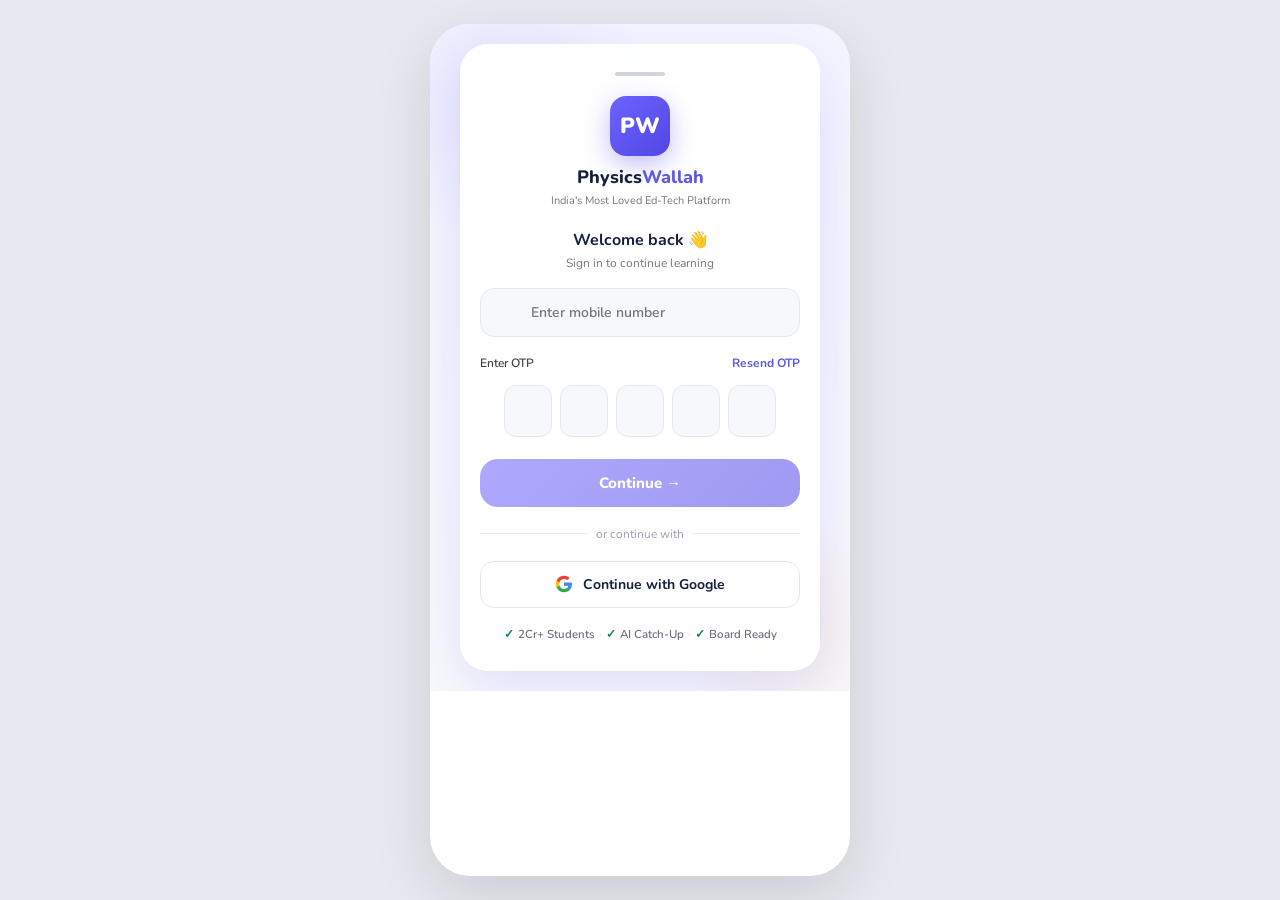
<file: pw-app/index.html>
<!DOCTYPE html>
<html lang="en">

<head>
  <meta charset="UTF-8">
  <meta name="viewport" content="width=device-width, initial-scale=1.0, viewport-fit=cover">
  <meta name="theme-color" content="#5246E5">
  <title>PW – Physics Wallah</title>
  <link
    href="https://fonts.googleapis.com/css2?family=Nunito:ital,wght@0,400;0,500;0,600;0,700;0,800;0,900;1,600&display=swap"
    rel="stylesheet">
  <link rel="stylesheet" href="css/variables.css">
  <link rel="stylesheet" href="css/layout.css">
  <link rel="stylesheet" href="css/login.css">
  <link rel="stylesheet" href="css/course-setup.css">
  <link rel="stylesheet" href="css/home.css">
  <link rel="stylesheet" href="css/lectures.css">
  <link rel="stylesheet" href="css/player.css">
  <link rel="stylesheet" href="css/profile.css">
  <style>
    .audio-player {
      background: var(--white);
      border: 1.5px solid var(--border);
      border-radius: var(--radius);
      padding: 18px;
      margin-bottom: 14px;
      box-shadow: var(--shadow-card);
    }

    .audio-thumbnail {
      width: 100%;
      aspect-ratio: 16/7;
      background: var(--grad-dark);
      border-radius: var(--radius-sm);
      display: flex;
      align-items: center;
      justify-content: center;
      margin-bottom: 14px;
      overflow: hidden;
    }

    .waveform {
      display: flex;
      align-items: center;
      gap: 3px;
      height: 40px;
    }

    .wave-bar {
      width: 3px;
      background: var(--accent);
      border-radius: 2px;
      animation: wave 1.1s ease-in-out infinite;
    }

    .wave-bar:nth-child(1) {
      height: 14px;
      animation-delay: 0s
    }

    .wave-bar:nth-child(2) {
      height: 26px;
      animation-delay: .1s
    }

    .wave-bar:nth-child(3) {
      height: 34px;
      animation-delay: .2s
    }

    .wave-bar:nth-child(4) {
      height: 20px;
      animation-delay: .3s
    }

    .wave-bar:nth-child(5) {
      height: 40px;
      animation-delay: .4s
    }

    .wave-bar:nth-child(6) {
      height: 26px;
      animation-delay: .5s
    }

    .wave-bar:nth-child(7) {
      height: 17px;
      animation-delay: .6s
    }

    .wave-bar:nth-child(8) {
      height: 30px;
      animation-delay: .7s
    }

    .wave-bar:nth-child(9) {
      height: 37px;
      animation-delay: .8s
    }

    .wave-bar:nth-child(10) {
      height: 22px;
      animation-delay: .9s
    }

    .audio-paused .wave-bar {
      animation-play-state: paused
    }

    .audio-title {
      font-size: 16px;
      font-weight: 800;
      margin-bottom: 3px
    }

    .audio-sub {
      font-size: 12px;
      color: var(--text2);
      font-weight: 600;
      margin-bottom: 14px
    }

    .audio-progress {
      height: 5px;
      background: var(--surface3);
      border-radius: 4px;
      margin-bottom: 7px;
      cursor: pointer
    }

    .audio-progress-fill {
      height: 100%;
      width: 25%;
      background: var(--grad-accent);
      border-radius: 4px
    }

    .audio-time-row {
      display: flex;
      justify-content: space-between;
      font-size: 11px;
      color: var(--text2);
      font-weight: 700;
      margin-bottom: 14px
    }

    .audio-controls {
      display: flex;
      align-items: center;
      justify-content: center;
      gap: 16px
    }

    .audio-btn {
      background: var(--surface2);
      border: 1.5px solid var(--border);
      border-radius: 50%;
      width: 44px;
      height: 44px;
      display: flex;
      align-items: center;
      justify-content: center;
      cursor: pointer;
      color: var(--text2);
      transition: all 0.18s;
      font-size: 12px;
      font-weight: 700;
      flex-direction: column
    }

    .audio-btn:hover {
      border-color: var(--accent);
      color: var(--accent)
    }

    .audio-btn svg {
      width: 16px;
      height: 16px;
      stroke-width: 2
    }

    .audio-btn.play {
      width: 56px;
      height: 56px;
      background: var(--grad-accent);
      border-color: var(--accent);
      color: #fff;
      box-shadow: 0 4px 16px rgba(82, 70, 229, 0.32)
    }

    .audio-btn.play svg {
      width: 22px;
      height: 22px
    }

    .transcript-section {
      margin-top: 14px
    }

    .transcript-title {
      font-size: 12px;
      font-weight: 800;
      color: var(--text2);
      margin-bottom: 9px;
      text-transform: uppercase;
      letter-spacing: 0.06em
    }

    .transcript-item {
      padding: 10px 12px;
      border-radius: var(--radius-sm);
      margin-bottom: 5px;
      cursor: pointer;
      transition: background 0.15s;
      display: flex;
      gap: 9px
    }

    .transcript-item:hover {
      background: var(--surface2)
    }

    .transcript-item.active {
      background: var(--accent-light);
      border: 1px solid rgba(82, 70, 229, 0.18)
    }

    .tr-time {
      font-size: 11px;
      font-weight: 800;
      color: var(--accent);
      min-width: 36px
    }

    .tr-text {
      font-size: 12px;
      color: var(--text2);
      line-height: 1.5;
      font-weight: 600
    }

    .explainer-card {
      background: var(--white);
      border: 1.5px solid var(--border);
      border-radius: var(--radius);
      overflow: hidden;
      margin-bottom: 14px;
      box-shadow: var(--shadow-card)
    }

    .explainer-canvas-wrap {
      background: #0a0020;
      position: relative
    }

    .explainer-canvas-wrap canvas {
      width: 100%;
      display: block;
      aspect-ratio: 16/9
    }

    #videoOverlay {
      position: absolute;
      inset: 0;
      background: rgba(10, 0, 32, 0.75);
      display: flex;
      align-items: center;
      justify-content: center;
      cursor: pointer
    }

    .overlay-play-btn {
      width: 64px;
      height: 64px;
      background: rgba(255, 255, 255, 0.15);
      backdrop-filter: blur(6px);
      border-radius: 50%;
      border: 2px solid rgba(255, 255, 255, 0.3);
      display: flex;
      align-items: center;
      justify-content: center;
      transition: transform 0.2s, background 0.2s
    }

    .overlay-play-btn:hover {
      background: rgba(255, 255, 255, 0.25);
      transform: scale(1.08)
    }

    .overlay-play-btn svg {
      width: 28px;
      height: 28px;
      stroke-width: 2;
      color: #fff;
      margin-left: 3px
    }

    .explainer-controls {
      padding: 10px 14px 12px;
      background: var(--white)
    }

    .exp-progress-wrap {
      height: 4px;
      background: var(--surface3);
      border-radius: 4px;
      cursor: pointer;
      margin-bottom: 8px;
      position: relative
    }

    .exp-progress-fill {
      height: 100%;
      background: var(--grad-accent);
      border-radius: 4px;
      width: 0%;
      transition: width 0.1s linear
    }

    .exp-controls-row {
      display: flex;
      align-items: center;
      justify-content: center;
      gap: 12px
    }

    #videoTime {
      font-size: 11px;
      font-weight: 700;
      color: var(--text3);
      margin-left: auto
    }

    .scene-pills {
      display: flex;
      gap: 5px;
      justify-content: center;
      padding: 8px 14px 0
    }

    .scene-pill {
      width: 22px;
      height: 22px;
      border-radius: 50%;
      background: var(--surface3);
      display: flex;
      align-items: center;
      justify-content: center;
      font-size: 9px;
      font-weight: 800;
      color: var(--text3);
      cursor: pointer;
      transition: all 0.2s
    }

    .scene-pill.active {
      background: var(--accent);
      color: #fff;
      box-shadow: 0 2px 8px rgba(82, 70, 229, 0.4)
    }

    .vid-ctrl-btn {
      background: none;
      border: none;
      cursor: pointer;
      color: rgba(255, 255, 255, 0.85);
      padding: 5px;
      display: flex;
      align-items: center;
      justify-content: center;
      border-radius: 6px;
      transition: background 0.15s
    }

    .vid-ctrl-btn:hover {
      background: rgba(255, 255, 255, 0.12)
    }

    .vid-ctrl-btn svg {
      width: 20px;
      height: 20px;
      stroke-width: 2
    }

    .vid-ctrl-btn.lg svg {
      width: 26px;
      height: 26px
    }

    #audioStatus {
      text-align: center;
      font-size: 11px;
      color: var(--text3);
      font-weight: 600;
      margin-top: 8px;
      min-height: 14px
    }

    #vidProgressFill {
      width: 0%;
    }

    .vid-info-pad {
      padding: 0 16px 10px;
    }

    .vid-info-title {
      font-size: 17px;
      font-weight: 900;
      margin-bottom: 6px;
    }

    .vid-info-meta {
      font-size: 12px;
      color: var(--text2);
      font-weight: 600;
      display: flex;
      gap: 14px;
      flex-wrap: wrap;
    }

    .vid-meta-icon {
      width: 12px;
      height: 12px;
      vertical-align: middle;
      margin-right: 3px;
      stroke: currentColor;
      fill: none;
    }

    .vid-player-box {
      margin: 16px;
      border-radius: var(--radius);
      overflow: hidden;
      position: relative;
    }

    .vid-ai-grid {
      margin: 0 16px 16px;
      display: grid;
      grid-template-columns: 1fr 1fr;
      gap: 10px;
    }

    .vid-ai-btn {
      flex-direction: row;
      gap: 10px;
      padding: 14px;
    }

    .vid-ai-icon {
      width: 36px;
      height: 36px;
      background: var(--accent-light);
      border-radius: 9px;
    }

    .vid-ai-label-main {
      font-size: 13px;
      font-weight: 800;
      color: var(--accent);
    }

    .vid-ai-label-sub {
      font-size: 11px;
      color: var(--text2);
      font-weight: 600;
    }

    .notes-pdf-bar {
      display: flex;
      align-items: center;
      justify-content: space-between;
      padding: 10px 16px;
      background: var(--accent-light);
      border-bottom: 1.5px solid var(--border);
      margin-bottom: 4px;
    }

    .notes-pdf-info {
      display: flex;
      align-items: center;
      gap: 7px;
      font-size: 13px;
      font-weight: 700;
      color: var(--accent);
    }

    .notes-pdf-dl-btn {
      display: flex;
      align-items: center;
      gap: 5px;
      font-size: 12px;
      font-weight: 800;
      color: var(--accent);
      background: var(--white);
      border: 1.5px solid var(--accent);
      border-radius: 20px;
      padding: 5px 12px;
      text-decoration: none;
    }

    .exp-ctrl-side {
      color: var(--text2);
      border: 1.5px solid var(--border);
      border-radius: 50%;
      width: 36px;
      height: 36px;
      background: var(--surface2);
    }

    .exp-ctrl-play {
      background: var(--grad-accent);
      border: none;
      border-radius: 50%;
      width: 48px;
      height: 48px;
      cursor: pointer;
      display: flex;
      align-items: center;
      justify-content: center;
      color: #fff;
      box-shadow: 0 4px 16px rgba(82, 70, 229, 0.32);
    }

    .vid-video-el {
      width: 100%;
      display: block;
      aspect-ratio: 16/9;
      background: #000;
    }

    .vid-spacer-bottom {
      height: 16px;
    }

    .ai-scroll-area {
      flex: 1;
      overflow-y: auto;
      padding-bottom: 24px;
    }

    .exp-summary-pad {
      padding: 16px;
    }

    .exp-time {
      font-size: 11px;
      font-weight: 700;
      color: var(--text3);
      margin-left: auto;
    }

    .notes-content-pad {
      padding: 16px;
    }

    .notes-page-tag {
      font-size: 11px;
      color: var(--text3);
      font-weight: 700;
    }

    .diagram-caption {
      margin-top: 6px;
      font-size: 11px;
    }
  </style>
</head>

<body>

  <!-- ✅ CORRECT: div tag with class="app-container" -->
  <div class="app-container">

    <!-- SVG ICON DEFS -->
    <svg style="display:none" xmlns="http://www.w3.org/2000/svg">
      <symbol id="ico-home" viewBox="0 0 24 24" fill="none" stroke="currentColor">
        <path d="M3 9l9-7 9 7v11a2 2 0 0 1-2 2H5a2 2 0 0 1-2-2z" />
        <polyline points="9 22 9 12 15 12 15 22" />
      </symbol>
      <symbol id="ico-batch" viewBox="0 0 24 24" fill="none" stroke="currentColor">
        <rect x="2" y="3" width="20" height="14" rx="2" />
        <line x1="8" y1="21" x2="16" y2="21" />
        <line x1="12" y1="17" x2="12" y2="21" />
      </symbol>
      <symbol id="ico-power" viewBox="0 0 24 24" fill="none" stroke="currentColor">
        <path d="M18.36 6.64A9 9 0 1 1 5.64 6.64" />
        <line x1="12" y1="2" x2="12" y2="12" />
      </symbol>
      <symbol id="ico-centres" viewBox="0 0 24 24" fill="none" stroke="currentColor">
        <path d="M21 10c0 7-9 13-9 13S3 17 3 10a9 9 0 1 1 18 0z" />
        <circle cx="12" cy="10" r="3" />
      </symbol>
      <symbol id="ico-store" viewBox="0 0 24 24" fill="none" stroke="currentColor">
        <circle cx="9" cy="21" r="1" />
        <circle cx="20" cy="21" r="1" />
        <path d="M1 1h4l2.68 13.39a2 2 0 0 0 2 1.61h9.72a2 2 0 0 0 2-1.61L23 6H6" />
      </symbol>
      <symbol id="ico-back" viewBox="0 0 24 24" fill="none" stroke="currentColor">
        <polyline points="15 18 9 12 15 6" />
      </symbol>
      <symbol id="ico-chevdown" viewBox="0 0 24 24" fill="none" stroke="currentColor">
        <polyline points="6 9 12 15 18 9" />
      </symbol>
      <symbol id="ico-chevright" viewBox="0 0 24 24" fill="none" stroke="currentColor">
        <polyline points="9 18 15 12 9 6" />
      </symbol>
      <symbol id="ico-calendar" viewBox="0 0 24 24" fill="none" stroke="currentColor">
        <rect x="3" y="4" width="18" height="18" rx="2" />
        <line x1="16" y1="2" x2="16" y2="6" />
        <line x1="8" y1="2" x2="8" y2="6" />
        <line x1="3" y1="10" x2="21" y2="10" />
      </symbol>
      <symbol id="ico-warning" viewBox="0 0 24 24" fill="none" stroke="currentColor">
        <path d="M10.29 3.86L1.82 18a2 2 0 0 0 1.71 3h16.94a2 2 0 0 0 1.71-3L13.71 3.86a2 2 0 0 0-3.42 0z" />
        <line x1="12" y1="9" x2="12" y2="13" />
        <line x1="12" y1="17" x2="12.01" y2="17" />
      </symbol>
      <symbol id="ico-play" viewBox="0 0 24 24" fill="none" stroke="currentColor">
        <polygon points="5 3 19 12 5 21 5 3" />
      </symbol>
      <symbol id="ico-pause" viewBox="0 0 24 24" fill="none" stroke="currentColor">
        <rect x="6" y="4" width="4" height="16" />
        <rect x="14" y="4" width="4" height="16" />
      </symbol>
      <symbol id="ico-users" viewBox="0 0 24 24" fill="none" stroke="currentColor">
        <path d="M17 21v-2a4 4 0 0 0-4-4H5a4 4 0 0 0-4 4v2" />
        <circle cx="9" cy="7" r="4" />
        <path d="M23 21v-2a4 4 0 0 0-3-3.87" />
        <path d="M16 3.13a4 4 0 0 1 0 7.75" />
      </symbol>
      <symbol id="ico-book" viewBox="0 0 24 24" fill="none" stroke="currentColor">
        <path d="M4 19.5A2.5 2.5 0 0 1 6.5 17H20" />
        <path d="M6.5 2H20v20H6.5A2.5 2.5 0 0 1 4 19.5v-15A2.5 2.5 0 0 1 6.5 2z" />
      </symbol>
      <symbol id="ico-clock" viewBox="0 0 24 24" fill="none" stroke="currentColor">
        <circle cx="12" cy="12" r="10" />
        <polyline points="12 6 12 12 16 14" />
      </symbol>
      <symbol id="ico-download" viewBox="0 0 24 24" fill="none" stroke="currentColor">
        <path d="M21 15v4a2 2 0 0 1-2 2H5a2 2 0 0 1-2-2v-4" />
        <polyline points="7 10 12 15 17 10" />
        <line x1="12" y1="15" x2="12" y2="3" />
      </symbol>
      <symbol id="ico-help" viewBox="0 0 24 24" fill="none" stroke="currentColor">
        <circle cx="12" cy="12" r="10" />
        <path d="M9.09 9a3 3 0 0 1 5.83 1c0 2-3 3-3 3" />
        <line x1="12" y1="17" x2="12.01" y2="17" />
      </symbol>
      <symbol id="ico-check" viewBox="0 0 24 24" fill="none" stroke="currentColor">
        <polyline points="20 6 9 17 4 12" />
      </symbol>
      <symbol id="ico-check-circle" viewBox="0 0 24 24" fill="none" stroke="currentColor">
        <path d="M22 11.08V12a10 10 0 1 1-5.93-9.14" />
        <polyline points="22 4 12 14.01 9 11.01" />
      </symbol>
      <symbol id="ico-alert-circle" viewBox="0 0 24 24" fill="none" stroke="currentColor">
        <circle cx="12" cy="12" r="10" />
        <line x1="12" y1="8" x2="12" y2="12" />
        <line x1="12" y1="16" x2="12.01" y2="16" />
      </symbol>
      <symbol id="ico-lock" viewBox="0 0 24 24" fill="none" stroke="currentColor">
        <rect x="3" y="11" width="18" height="11" rx="2" />
        <path d="M7 11V7a5 5 0 0 1 10 0v4" />
      </symbol>
      <symbol id="ico-video" viewBox="0 0 24 24" fill="none" stroke="currentColor">
        <polygon points="23 7 16 12 23 17 23 7" />
        <rect x="1" y="5" width="15" height="14" rx="2" />
      </symbol>
      <symbol id="ico-file" viewBox="0 0 24 24" fill="none" stroke="currentColor">
        <path d="M14 2H6a2 2 0 0 0-2 2v16a2 2 0 0 0 2 2h12a2 2 0 0 0 2-2V8z" />
        <polyline points="14 2 14 8 20 8" />
        <line x1="16" y1="13" x2="8" y2="13" />
        <line x1="16" y1="17" x2="8" y2="17" />
        <polyline points="10 9 9 9 8 9" />
      </symbol>
      <symbol id="ico-spark" viewBox="0 0 24 24" fill="none" stroke="currentColor">
        <path d="M12 2l3.09 6.26L22 9.27l-5 4.87 1.18 6.88L12 17.77l-6.18 3.25L7 14.14 2 9.27l6.91-1.01L12 2z" />
      </symbol>
      <symbol id="ico-x" viewBox="0 0 24 24" fill="none" stroke="currentColor">
        <line x1="18" y1="6" x2="6" y2="18" />
        <line x1="6" y1="6" x2="18" y2="18" />
      </symbol>
      <symbol id="ico-fire" viewBox="0 0 24 24" fill="none" stroke="currentColor">
        <path
          d="M8.5 14.5A2.5 2.5 0 0 0 11 12c0-1.38-.5-2-1-3-1.072-2.143-.224-4.054 2-6 .5 2.5 2 4.9 4 6.5 2 1.6 3 3.5 3 5.5a7 7 0 1 1-14 0c0-1.153.433-2.294 1-3a2.5 2.5 0 0 0 2.5 2.5z" />
      </symbol>
      <symbol id="ico-skip-back" viewBox="0 0 24 24" fill="none" stroke="currentColor">
        <polygon points="19 20 9 12 19 4 19 20" />
        <line x1="5" y1="19" x2="5" y2="5" />
      </symbol>
      <symbol id="ico-skip-fwd" viewBox="0 0 24 24" fill="none" stroke="currentColor">
        <polygon points="5 4 15 12 5 20 5 4" />
        <line x1="19" y1="5" x2="19" y2="19" />
      </symbol>
      <symbol id="ico-rotate" viewBox="0 0 24 24" fill="none" stroke="currentColor">
        <polyline points="1 4 1 10 7 10" />
        <path d="M3.51 15a9 9 0 1 0 .49-4.95" />
      </symbol>
      <symbol id="ico-trophy" viewBox="0 0 24 24" fill="none" stroke="currentColor">
        <polyline points="6 9 6 2 18 2 18 9" />
        <path d="M6 9a6 6 0 0 0 12 0" />
        <line x1="12" y1="15" x2="12" y2="19" />
        <line x1="8" y1="19" x2="16" y2="19" />
        <path d="M6 2H3a1 1 0 0 0-1 1v3a4 4 0 0 0 4 4" />
        <path d="M18 2h3a1 1 0 0 1 1 1v3a4 4 0 0 1-4 4" />
      </symbol>
      <symbol id="ico-moon" viewBox="0 0 24 24" fill="none" stroke="currentColor">
        <path d="M21 12.79A9 9 0 1 1 11.21 3 7 7 0 0 0 21 12.79z" />
      </symbol>
      <symbol id="ico-cart" viewBox="0 0 24 24" fill="none" stroke="currentColor">
        <circle cx="9" cy="21" r="1" />
        <circle cx="20" cy="21" r="1" />
        <path d="M1 1h4l2.68 13.39a2 2 0 0 0 2 1.61h9.72a2 2 0 0 0 2-1.61L23 6H6" />
      </symbol>
      <symbol id="ico-clipboard" viewBox="0 0 24 24" fill="none" stroke="currentColor">
        <path d="M16 4h2a2 2 0 0 1 2 2v14a2 2 0 0 1-2 2H6a2 2 0 0 1-2-2V6a2 2 0 0 1 2-2h2" />
        <rect x="8" y="2" width="8" height="4" rx="1" />
      </symbol>
      <symbol id="ico-info" viewBox="0 0 24 24" fill="none" stroke="currentColor">
        <circle cx="12" cy="12" r="10" />
        <line x1="12" y1="8" x2="12" y2="12" />
        <line x1="12" y1="16" x2="12.01" y2="16" />
      </symbol>
      <symbol id="ico-phone" viewBox="0 0 24 24" fill="none" stroke="currentColor">
        <path
          d="M22 16.92v3a2 2 0 0 1-2.18 2 19.79 19.79 0 0 1-8.63-3.07A19.5 19.5 0 0 1 4.69 9.7a19.79 19.79 0 0 1-3.07-8.67A2 2 0 0 1 3.6 1h3a2 2 0 0 1 2 1.72c.127.96.361 1.903.7 2.81a2 2 0 0 1-.45 2.11L7.91 8.6a16 16 0 0 0 6.29 6.29l.92-.92a2 2 0 0 1 2.11-.45c.907.339 1.85.573 2.81.7A2 2 0 0 1 22 16.92z" />
      </symbol>
      <symbol id="ico-building" viewBox="0 0 24 24" fill="none" stroke="currentColor">
        <rect x="3" y="3" width="18" height="18" rx="2" />
        <path d="M3 9h18" />
        <path d="M9 21V9" />
      </symbol>
      <symbol id="ico-logout" viewBox="0 0 24 24" fill="none" stroke="currentColor">
        <path d="M9 21H5a2 2 0 0 1-2-2V5a2 2 0 0 1 2-2h4" />
        <polyline points="16 17 21 12 16 7" />
        <line x1="21" y1="12" x2="9" y2="12" />
      </symbol>
      <symbol id="ico-atom" viewBox="0 0 24 24" fill="none" stroke="currentColor">
        <circle cx="12" cy="12" r="1" />
        <path
          d="M20.2 20.2c2.04-2.03.02-7.36-4.5-11.9-4.54-4.52-9.87-6.54-11.9-4.5-2.04 2.03-.02 7.36 4.5 11.9 4.54 4.52 9.87 6.54 11.9 4.5z" />
        <path
          d="M15.7 15.7c4.52-4.54 6.54-9.87 4.5-11.9-2.03-2.04-7.36-.02-11.9 4.5-4.52 4.54-6.54 9.87-4.5 11.9 2.03 2.04 7.36.02 11.9-4.5z" />
      </symbol>
      <symbol id="ico-flask" viewBox="0 0 24 24" fill="none" stroke="currentColor">
        <path d="M9 3h6v2l2 4H7L9 5V3z" />
        <path d="M7 9l-4 10a1 1 0 0 0 1 1h16a1 1 0 0 0 1-1L17 9" />
        <line x1="9" y1="3" x2="15" y2="3" />
      </symbol>
      <symbol id="ico-sigma" viewBox="0 0 24 24" fill="none" stroke="currentColor">
        <path d="M18 4H6l6 8-6 8h12" />
      </symbol>
      <symbol id="ico-leaf" viewBox="0 0 24 24" fill="none" stroke="currentColor">
        <path d="M11 20A7 7 0 0 1 9.8 6.1C15.5 5 17 4.48 19 2c1 2 2 4.18 2 8 0 5.5-4.78 10-10 10z" />
        <path d="M2 21c0-3 1.85-5.36 5.08-6C9.5 14.52 12 13 13 12" />
      </symbol>
      <symbol id="ico-undo" viewBox="0 0 24 24" fill="none" stroke="currentColor">
        <path d="M3 7v6h6" />
        <path d="M21 17a9 9 0 0 0-9-9 9 9 0 0 0-6 2.3L3 13" />
      </symbol>
      <symbol id="ico-redo" viewBox="0 0 24 24" fill="none" stroke="currentColor">
        <path d="M21 7v6h-6" />
        <path d="M3 17a9 9 0 0 1 9-9 9 9 0 0 1 6 2.3L21 13" />
      </symbol>
      <symbol id="ico-fullscreen" viewBox="0 0 24 24" fill="none" stroke="currentColor">
        <polyline points="15 3 21 3 21 9" />
        <polyline points="9 21 3 21 3 15" />
        <line x1="21" y1="3" x2="14" y2="10" />
        <line x1="3" y1="21" x2="10" y2="14" />
      </symbol>
      <symbol id="ico-sun" viewBox="0 0 24 24" fill="none" stroke="currentColor">
        <circle cx="12" cy="12" r="5" />
        <line x1="12" y1="1" x2="12" y2="3" />
        <line x1="12" y1="21" x2="12" y2="23" />
        <line x1="4.22" y1="4.22" x2="5.64" y2="5.64" />
        <line x1="18.36" y1="18.36" x2="19.78" y2="19.78" />
        <line x1="1" y1="12" x2="3" y2="12" />
        <line x1="21" y1="12" x2="23" y2="12" />
      </symbol>
    </svg>

    <!-- TOAST -->
    <div class="toast" id="toast">
      <svg>
        <use href="#ico-check" />
      </svg>
      <span id="toastMsg"></span>
    </div>

    <!-- ══════════ LOGIN SCREEN ══════════ -->
    <div class="screen active" id="login">
      <div class="login-box">
        <div class="notch"></div>
        <div class="logo-wrap">
          <div class="logo-circle">PW</div>
          <div class="brand-name">Physics<span>Wallah</span></div>
          <div class="brand-sub">India's Most Loved Ed-Tech Platform</div>
        </div>
        <div class="section-heading">Welcome back 👋</div>
        <div class="section-sub">Sign in to continue learning</div>
        <div class="input-group phone-group">
          <span class="prefix">+91</span>
          <input id="phoneInput" class="input-field" type="tel" placeholder="Enter mobile number" maxlength="10" />
        </div>
        <div class="otp-group">
          <div class="otp-label">
            <span>Enter OTP</span>
            <button id="resendBtn" class="resend-btn">Resend OTP</button>
          </div>
          <div class="otp-row" id="otpRow">
            <input class="otp-box" maxlength="1" inputmode="numeric" aria-label="OTP digit 1">
            <input class="otp-box" maxlength="1" inputmode="numeric" aria-label="OTP digit 2">
            <input class="otp-box" maxlength="1" inputmode="numeric" aria-label="OTP digit 3">
            <input class="otp-box" maxlength="1" inputmode="numeric" aria-label="OTP digit 4">
            <input class="otp-box" maxlength="1" inputmode="numeric" aria-label="OTP digit 5">
          </div>
        </div>
        <button class="btn-primary" id="continueBtn" disabled>Continue →</button>
        <div class="divider">
          <div class="divider-line"></div>
          <span class="divider-text">or continue with</span>
          <div class="divider-line"></div>
        </div>
        <button class="btn-google" onclick="showToast('Google login coming soon!')">
          <svg width="18" height="18" viewBox="0 0 24 24" style="flex-shrink:0">
            <path
              d="M22.56 12.25c0-.78-.07-1.53-.2-2.25H12v4.26h5.92c-.26 1.37-1.04 2.53-2.21 3.31v2.77h3.57c2.08-1.92 3.28-4.74 3.28-8.09z"
              fill="#4285F4" />
            <path
              d="M12 23c2.97 0 5.46-.98 7.28-2.66l-3.57-2.77c-.98.66-2.23 1.06-3.71 1.06-2.86 0-5.29-1.93-6.16-4.53H2.18v2.84C3.99 20.53 7.7 23 12 23z"
              fill="#34A853" />
            <path
              d="M5.84 14.09c-.22-.66-.35-1.36-.35-2.09s.13-1.43.35-2.09V7.07H2.18C1.43 8.55 1 10.22 1 12s.43 3.45 1.18 4.93l2.85-2.22.81-.62z"
              fill="#FBBC05" />
            <path
              d="M12 5.38c1.62 0 3.06.56 4.21 1.64l3.15-3.15C17.45 2.09 14.97 1 12 1 7.7 1 3.99 3.47 2.18 7.07l3.66 2.84c.87-2.6 3.3-4.53 6.16-4.53z"
              fill="#EA4335" />
          </svg>
          Continue with Google
        </button>
        <div class="footer-stats">
          <div class="stat-item">
            <div class="stat-badge">✓</div><span class="stat-text">2Cr+ Students</span>
          </div>
          <span class="stat-sep">·</span>
          <div class="stat-item">
            <div class="stat-badge">✓</div><span class="stat-text">AI Catch-Up</span>
          </div>
          <span class="stat-sep">·</span>
          <div class="stat-item">
            <div class="stat-badge">✓</div><span class="stat-text">Board Ready</span>
          </div>
        </div>
      </div>
    </div>

    <!-- ══════════ COURSE SETUP SCREEN ══════════ -->
    <div class="screen" id="course-setup">
      <div class="setup-card">
        <div class="pw-header">
          <div class="pw-logo">
            <div class="pw-logo-mark">
              <svg width="18" height="18" viewBox="0 0 18 18" fill="none">
                <path d="M3 14L9 3L15 14" stroke="#fff" stroke-width="2.2" stroke-linecap="round"
                  stroke-linejoin="round" />
                <line x1="5.5" y1="10.5" x2="12.5" y2="10.5" stroke="#fff" stroke-width="2.2" stroke-linecap="round" />
              </svg>
            </div>
            <span class="pw-logo-text">PW</span>
          </div>
          <span class="step-badge">Step 2 of 3</span>
        </div>
        <div class="setup-progress-row">
          <div class="spbar done"></div>
          <div class="spbar active"></div>
          <div class="spbar"></div>
        </div>
        <div class="setup-hero">
          <h1>Your goal, <span class="setup-highlight">your batch.</span></h1>
          <p>Pick the one you're gunning for. Let's get to work.</p>
        </div>
        <div class="batch-grid">
          <div class="batch-chip stagger-item" data-value="Udaan (Class 10)"
            onclick="setBatchAndStart('Udaan (Class 10)', this)">
            <div class="batch-check"><svg width="11" height="11" viewBox="0 0 11 11" fill="none">
                <polyline points="1.5,5.5 4.5,8.5 9.5,2" stroke="#fff" stroke-width="2" stroke-linecap="round"
                  stroke-linejoin="round" />
              </svg></div>
            <div class="batch-icon"><svg width="30" height="30" viewBox="0 0 30 30" fill="none">
                <rect x="4" y="5" width="15" height="20" rx="2.5" stroke="var(--accent)" stroke-width="1.8"
                  fill="none" />
                <line x1="8" y1="11" x2="15" y2="11" stroke="var(--accent)" stroke-width="1.5" stroke-linecap="round" />
                <line x1="8" y1="15" x2="15" y2="15" stroke="var(--accent)" stroke-width="1.5" stroke-linecap="round" />
                <line x1="8" y1="19" x2="12" y2="19" stroke="var(--accent)" stroke-width="1.5" stroke-linecap="round" />
                <path d="M19 4L26 11L21 16L14 9Z" stroke="var(--orange)" stroke-width="1.6" fill="none"
                  stroke-linejoin="round" />
                <line x1="21" y1="16" x2="19" y2="21" stroke="var(--orange)" stroke-width="1.6"
                  stroke-linecap="round" />
              </svg></div>
            <div class="batch-name">Udaan</div>
            <div class="batch-sub">Class 10 · Boards</div>
          </div>
          <div class="batch-chip stagger-item" data-value="Neev (Class 9)"
            onclick="setBatchAndStart('Neev (Class 9)', this)">
            <div class="batch-check"><svg width="11" height="11" viewBox="0 0 11 11" fill="none">
                <polyline points="1.5,5.5 4.5,8.5 9.5,2" stroke="#fff" stroke-width="2" stroke-linecap="round"
                  stroke-linejoin="round" />
              </svg></div>
            <div class="batch-icon"><svg width="30" height="30" viewBox="0 0 30 30" fill="none">
                <rect x="3" y="22" width="24" height="4.5" rx="2" fill="none" stroke="var(--green)"
                  stroke-width="1.7" />
                <rect x="6" y="15.5" width="18" height="4.5" rx="2" fill="none" stroke="var(--green)"
                  stroke-width="1.7" />
                <rect x="9" y="9" width="12" height="4.5" rx="2" fill="none" stroke="var(--green)" stroke-width="1.7" />
                <line x1="15" y1="8" x2="15" y2="3" stroke="var(--green)" stroke-width="1.7" stroke-linecap="round" />
                <polyline points="11.5,6 15,2.5 18.5,6" stroke="var(--green)" stroke-width="1.7" stroke-linecap="round"
                  stroke-linejoin="round" />
              </svg></div>
            <div class="batch-name">Neev</div>
            <div class="batch-sub">Class 9 · Foundation</div>
          </div>
          <div class="batch-chip stagger-item" data-value="Arjuna (JEE Main)"
            onclick="setBatchAndStart('Arjuna (JEE Main)', this)">
            <div class="batch-check"><svg width="11" height="11" viewBox="0 0 11 11" fill="none">
                <polyline points="1.5,5.5 4.5,8.5 9.5,2" stroke="#fff" stroke-width="2" stroke-linecap="round"
                  stroke-linejoin="round" />
              </svg></div>
            <div class="batch-icon"><svg width="30" height="30" viewBox="0 0 30 30" fill="none">
                <path d="M7 23 Q7 7 23 7" stroke="var(--red)" stroke-width="1.9" fill="none" stroke-linecap="round" />
                <line x1="7" y1="23" x2="7" y2="7" stroke="var(--red)" stroke-width="1.4" stroke-linecap="round"
                  opacity="0.35" />
                <line x1="7" y1="7" x2="23" y2="7" stroke="var(--red)" stroke-width="1.4" stroke-linecap="round"
                  opacity="0.35" />
                <line x1="9.5" y1="20.5" x2="22" y2="8" stroke="var(--red)" stroke-width="1.7" stroke-linecap="round" />
                <polygon points="23,5 25.5,11 19.5,9.5" fill="var(--red)" />
                <circle cx="10" cy="20" r="2" fill="var(--red)" opacity="0.8" />
              </svg></div>
            <div class="batch-name">Arjuna</div>
            <div class="batch-sub">JEE Main · Engg.</div>
          </div>
          <div class="batch-chip stagger-item" data-value="Yakeen (NEET)"
            onclick="setBatchAndStart('Yakeen (NEET)', this)">
            <div class="batch-check"><svg width="11" height="11" viewBox="0 0 11 11" fill="none">
                <polyline points="1.5,5.5 4.5,8.5 9.5,2" stroke="#fff" stroke-width="2" stroke-linecap="round"
                  stroke-linejoin="round" />
              </svg></div>
            <div class="batch-icon"><svg width="30" height="30" viewBox="0 0 30 30" fill="none">
                <path d="M6 9 Q6 5 10 5 Q14 5 14 9 L14 18 Q14 22 18 22 Q22 22 22 18 L22 15.5" stroke="var(--accent)"
                  stroke-width="1.8" fill="none" stroke-linecap="round" />
                <circle cx="22" cy="13.5" r="3" stroke="var(--accent)" stroke-width="1.6" fill="none" />
                <circle cx="22" cy="13.5" r="1" fill="var(--accent)" />
                <polyline points="3,17 6,17 8,13 10,21 12,15 14,17 17,17" stroke="var(--red)" stroke-width="1.6"
                  stroke-linecap="round" stroke-linejoin="round" fill="none" />
              </svg></div>
            <div class="batch-name">Yakeen</div>
            <div class="batch-sub">NEET · Medical</div>
          </div>
        </div>
        <button class="btn-primary stagger-item" id="loginBtn" disabled onclick="confirmBatch()">Select your batch
          first</button>
        <div class="setup-stats">
          <div class="setup-stat"><span class="hpb-num accent">1.2Cr+</span><span class="hpb-lbl">Students</span></div>
          <div class="setup-stat"><span class="hpb-num orange">4.8&#9733;</span><span class="hpb-lbl">App Rating</span>
          </div>
          <div class="setup-stat"><span class="hpb-num green">AIR 1</span><span class="hpb-lbl">NEET 2024</span></div>
        </div>
      </div>
    </div>

    <!-- ══════════ HOME SCREEN ══════════ -->
    <div class="screen" id="home">
      <div class="topnav">
        <div class="topnav-left">
          <div class="nav-hamburger" onclick="goTo('profile')"><span></span><span></span><span></span></div>
          <div class="batch-selector" onclick="goTo('batch')">Udaan – CBSE Board<svg width="12" height="12">
              <use href="#ico-chevdown" />
            </svg></div>
        </div>
        <div class="weekly-btn" onclick="goTo('batch')"><svg>
            <use href="#ico-calendar" />
          </svg>Schedule</div>
      </div>
      <div class="content">
        <div class="greeting-banner stagger-item">
          <div>
            <div class="greeting-text">Good morning, Kanak Ahuja</div>
            <div class="greeting-sub">Ready to crush it today?</div>
          </div>
          <div class="streak-pill" onclick="goTo('profile')">
            <svg class="streak-icon" viewBox="0 0 24 24" fill="none" stroke="#F47C20" stroke-width="2">
              <use href="#ico-fire" />
            </svg>
            <div>
              <div class="streak-num">12</div>
              <div class="streak-label">Day Streak</div>
            </div>
          </div>
        </div>
        <div class="home-progress-bar stagger-item">
          <div class="hpb-head">
            <h4>Udaan Batch Progress</h4><span>62% Complete</span>
          </div>
          <div class="hpb-bar-wrap">
            <div class="hpb-bar-fill" style="width:62%"></div>
          </div>
          <div class="hpb-stats">
            <div class="hpb-stat">
              <div class="hpb-num accent">62%</div>
              <div class="hpb-lbl">Progress</div>
            </div>
            <div class="hpb-stat">
              <div class="hpb-num orange">2</div>
              <div class="hpb-lbl">Backlogs</div>
            </div>
            <div class="hpb-stat">
              <div class="hpb-num green">38</div>
              <div class="hpb-lbl">Done</div>
            </div>
          </div>
        </div>
        <div class="enrolled-label stagger-item">
          <h2>Udaan Batch</h2><a onclick="goTo('batch')">View All</a>
        </div>
        <div class="live-banner stagger-item" onclick="goTo('lectures')">
          <div class="live-badge">
            <div class="live-dot"></div>Live Now
          </div>
          <div class="live-title">Light – Reflection &amp; Refraction (Part 3)</div>
          <div class="live-meta">
            <span><svg>
                <use href="#ico-book" />
              </svg>Physics · Class 10</span>
            <span><svg>
                <use href="#ico-users" />
              </svg>2,341 watching</span>
          </div>
          <button class="join-btn"><svg>
              <use href="#ico-play" />
            </svg>Join Live Class</button>
        </div>
        <div class="backlog-alert stagger-item" onclick="goTo('chapters')">
          <div class="backlog-icon-wrap"><svg>
              <use href="#ico-warning" />
            </svg></div>
          <div class="backlog-text"><strong>2 Backlogs in Physics!</strong><span>Catch up with AI in just 15
              minutes</span></div>
          <div class="backlog-arrow"><svg>
              <use href="#ico-chevright" />
            </svg></div>
        </div>
        <div class="quick-grid">
          <div class="quick-card pink stagger-item" onclick="goTo('batch')">
            <div class="qc-icon"><svg>
                <use href="#ico-book" />
              </svg></div>
            <div class="qc-label">My Batches</div>
          </div>
          <div class="quick-card blue stagger-item" onclick="goTo('lectures')">
            <div class="qc-icon"><svg>
                <use href="#ico-clock" />
              </svg></div>
            <div class="qc-label">Recent Learning</div>
          </div>
          <div class="quick-card teal stagger-item">
            <div class="qc-icon"><svg>
                <use href="#ico-download" />
              </svg></div>
            <div class="qc-label">My Downloads</div>
          </div>
          <div class="quick-card amber stagger-item">
            <div class="qc-icon"><svg>
                <use href="#ico-help" />
              </svg></div>
            <div class="qc-label">My Doubts</div>
          </div>
        </div>
        <div style="padding:14px 16px 0">
          <div class="motivation-card stagger-item">
            <p>"Padhlo chahe kahi se, manzil milegi yahi se — keep showing up every single day."</p>
            <div class="mc-attr">— PhysicsWallah</div>
          </div>
        </div>
        <div class="sec-head stagger-item">
          <h3>Today's Schedule</h3><a>View All</a>
        </div>
        <div class="schedule-scroll">
          <div class="sched-card stagger-item">
            <div class="sched-time">10:00 AM</div>
            <div class="sched-subject">Physics</div>
            <div class="sched-chapter">Light – Refraction</div>
            <div class="sched-status live">
              <div class="live-dot"></div>Live
            </div>
          </div>
          <div class="sched-card stagger-item">
            <div class="sched-time">12:30 PM</div>
            <div class="sched-subject">Chemistry</div>
            <div class="sched-chapter">Acids &amp; Bases</div>
            <div class="sched-status done"><svg>
                <use href="#ico-check" />
              </svg>Done</div>
          </div>
          <div class="sched-card stagger-item">
            <div class="sched-time">3:00 PM</div>
            <div class="sched-subject">Mathematics</div>
            <div class="sched-chapter">Quadratic Equations</div>
            <div class="sched-status upcoming"><svg>
                <use href="#ico-clock" />
              </svg>Upcoming</div>
          </div>
          <div class="sched-card stagger-item">
            <div class="sched-time">5:30 PM</div>
            <div class="sched-subject">Biology</div>
            <div class="sched-chapter">Life Processes</div>
            <div class="sched-status upcoming"><svg>
                <use href="#ico-clock" />
              </svg>Upcoming</div>
          </div>
        </div>
        <div style="height:16px"></div>
      </div>
      <div class="bottomnav">
        <div class="bnav-item active">
          <div class="bnav-icon-wrap"><svg>
              <use href="#ico-home" />
            </svg></div><span class="bnav-label">Study</span>
        </div>
        <div class="bnav-item" onclick="goTo('batch')">
          <div class="bnav-icon-wrap"><svg>
              <use href="#ico-batch" />
            </svg></div><span class="bnav-label">Batches</span>
        </div>
        <div class="bnav-item">
          <div class="bnav-icon-wrap"><svg>
              <use href="#ico-power" />
            </svg></div><span class="bnav-label">Power</span>
        </div>
        <div class="bnav-item">
          <div class="bnav-icon-wrap"><svg>
              <use href="#ico-centres" />
            </svg></div><span class="bnav-label">Centres</span>
        </div>
        <div class="bnav-item">
          <div class="bnav-icon-wrap"><svg>
              <use href="#ico-store" />
            </svg></div><span class="bnav-label">PW Store</span>
        </div>
      </div>
    </div>

    <!-- ══════════ BATCH SCREEN ══════════ -->
    <div class="screen" id="batch">
      <div class="topnav">
        <div class="topnav-left">
          <div class="nav-back" onclick="goBack('home')"><svg>
              <use href="#ico-back" />
            </svg></div>
          <div>
            <div class="nav-title">Udaan Batch</div>
            <div class="nav-subtitle">Class 10 · CBSE Board</div>
          </div>
        </div>
      </div>
      <div class="content">
        <div style="height:14px"></div>
        <div class="overview-banner stagger-item">
          <div class="ov-stat">
            <div class="ov-num purple" data-target="62" data-suffix="%">62%</div>
            <div class="ov-label">Progress</div>
          </div>
          <div class="ov-stat">
            <div class="ov-num red" data-target="2">2</div>
            <div class="ov-label">Backlogs</div>
          </div>
          <div class="ov-stat">
            <div class="ov-num green" data-target="38">38</div>
            <div class="ov-label">Done</div>
          </div>
        </div>
        <div style="padding:0 16px 10px;">
          <div
            style="background:linear-gradient(135deg,rgba(10,135,84,0.08),rgba(10,135,84,0.02));border:1.5px solid rgba(10,135,84,0.2);border-radius:var(--radius);padding:14px 16px;display:flex;align-items:center;gap:12px;cursor:pointer;"
            onclick="showToast('Switching to Neev Batch…')">
            <div
              style="width:36px;height:36px;background:rgba(10,135,84,0.1);border-radius:10px;display:flex;align-items:center;justify-content:center;flex-shrink:0;font-size:18px;">
              🌱</div>
            <div style="flex:1">
              <div style="font-size:14px;font-weight:800;color:var(--green);">Neev Batch (Class 9)</div>
              <div style="font-size:11px;color:var(--text2);font-weight:600;">Switch to your Class 9 batch</div>
            </div>
            <svg width="16" height="16">
              <use href="#ico-chevright" />
            </svg>
          </div>
        </div>
        <div class="sec-head stagger-item">
          <h3>Subjects</h3>
        </div>
        <div class="subject-grid">
          <div class="subject-card phy stagger-item" onclick="goTo('chapters')">
            <div class="subject-icon"><svg>
                <use href="#ico-atom" />
              </svg></div>
            <div class="subject-name">Physics</div>
            <div class="subject-chapters">5 chapters · 30 lectures</div>
            <div class="subject-backlog has"><svg>
                <use href="#ico-warning" />
              </svg>2 backlogs</div>
            <div class="progress-ring-wrap">
              <div class="mini-progress">
                <div class="mini-progress-fill" style="width:58%"></div>
              </div><span class="progress-pct">58%</span>
            </div>
          </div>
          <div class="subject-card chem stagger-item">
            <div class="subject-icon"><svg>
                <use href="#ico-flask" />
              </svg></div>
            <div class="subject-name">Chemistry</div>
            <div class="subject-chapters">4 chapters · 24 lectures</div>
            <div class="subject-backlog none"><svg>
                <use href="#ico-check" />
              </svg>All caught up</div>
            <div class="progress-ring-wrap">
              <div class="mini-progress">
                <div class="mini-progress-fill" style="width:75%"></div>
              </div><span class="progress-pct">75%</span>
            </div>
          </div>
          <div class="subject-card math stagger-item">
            <div class="subject-icon"><svg>
                <use href="#ico-sigma" />
              </svg></div>
            <div class="subject-name">Mathematics</div>
            <div class="subject-chapters">6 chapters · 36 lectures</div>
            <div class="subject-backlog none"><svg>
                <use href="#ico-check" />
              </svg>All caught up</div>
            <div class="progress-ring-wrap">
              <div class="mini-progress">
                <div class="mini-progress-fill" style="width:70%"></div>
              </div><span class="progress-pct">70%</span>
            </div>
          </div>
          <div class="subject-card bio stagger-item">
            <div class="subject-icon"><svg>
                <use href="#ico-leaf" />
              </svg></div>
            <div class="subject-name">Biology</div>
            <div class="subject-chapters">4 chapters · 22 lectures</div>
            <div class="subject-backlog none"><svg>
                <use href="#ico-check" />
              </svg>All caught up</div>
            <div class="progress-ring-wrap">
              <div class="mini-progress">
                <div class="mini-progress-fill" style="width:50%"></div>
              </div><span class="progress-pct">50%</span>
            </div>
          </div>
        </div>
      </div>
      <div class="bottomnav">
        <div class="bnav-item" onclick="goBack('home')">
          <div class="bnav-icon-wrap"><svg>
              <use href="#ico-home" />
            </svg></div><span class="bnav-label">Study</span>
        </div>
        <div class="bnav-item active">
          <div class="bnav-icon-wrap"><svg>
              <use href="#ico-batch" />
            </svg></div><span class="bnav-label">Batches</span>
        </div>
        <div class="bnav-item">
          <div class="bnav-icon-wrap"><svg>
              <use href="#ico-power" />
            </svg></div><span class="bnav-label">Power</span>
        </div>
        <div class="bnav-item">
          <div class="bnav-icon-wrap"><svg>
              <use href="#ico-centres" />
            </svg></div><span class="bnav-label">Centres</span>
        </div>
        <div class="bnav-item">
          <div class="bnav-icon-wrap"><svg>
              <use href="#ico-store" />
            </svg></div><span class="bnav-label">PW Store</span>
        </div>
      </div>
    </div>

    <!-- ══════════ CHAPTERS SCREEN ══════════ -->
    <div class="screen" id="chapters">
      <div class="topnav">
        <div class="topnav-left">
          <div class="nav-back" onclick="goBack('batch')"><svg>
              <use href="#ico-back" />
            </svg></div>
          <div>
            <div class="nav-title">Physics</div>
            <div class="nav-subtitle">Udaan Batch · 5 chapters</div>
          </div>
        </div>
      </div>
      <div class="content">
        <div style="height:14px"></div>
        <div class="chapter-list">
          <div class="chapter-item stagger-item">
            <div class="ch-num">01</div>
            <div class="ch-info">
              <div class="ch-name">Electricity</div>
              <div class="ch-meta"><span>8 lectures</span><span>8/8 done</span></div>
              <div class="ch-tags"><span class="tag done"><svg>
                    <use href="#ico-check" />
                  </svg>Completed</span></div>
            </div>
            <div class="ch-arrow"><svg>
                <use href="#ico-chevright" />
              </svg></div>
          </div>
          <div class="chapter-item has-backlog stagger-item" onclick="goTo('lectures')">
            <div class="ch-num">02</div>
            <div class="ch-info">
              <div class="ch-name">Light – Reflection &amp; Refraction</div>
              <div class="ch-meta"><span>5 lectures</span><span>3/5 done</span></div>
              <div class="ch-tags"><span class="tag backlog"><svg>
                    <use href="#ico-warning" />
                  </svg>2 Backlogs</span><span class="tag ai"><svg>
                    <use href="#ico-spark" />
                  </svg>AI Available</span><span class="tag ongoing">In Progress</span></div>
            </div>
            <div class="ch-arrow" style="color:var(--red)"><svg>
                <use href="#ico-chevright" />
              </svg></div>
          </div>
          <div class="chapter-item stagger-item">
            <div class="ch-num">03</div>
            <div class="ch-info">
              <div class="ch-name">Human Eye &amp; Colourful World</div>
              <div class="ch-meta"><span>6 lectures</span><span>Locked</span></div>
              <div class="ch-tags"><span class="tag locked"><svg>
                    <use href="#ico-lock" />
                  </svg>Not Started</span></div>
            </div>
            <div class="ch-arrow"><svg>
                <use href="#ico-chevright" />
              </svg></div>
          </div>
          <div class="chapter-item stagger-item">
            <div class="ch-num">04</div>
            <div class="ch-info">
              <div class="ch-name">Magnetic Effects of Current</div>
              <div class="ch-meta"><span>7 lectures</span><span>Locked</span></div>
              <div class="ch-tags"><span class="tag locked"><svg>
                    <use href="#ico-lock" />
                  </svg>Not Started</span></div>
            </div>
            <div class="ch-arrow"><svg>
                <use href="#ico-chevright" />
              </svg></div>
          </div>
          <div class="chapter-item stagger-item">
            <div class="ch-num">05</div>
            <div class="ch-info">
              <div class="ch-name">Sources of Energy</div>
              <div class="ch-meta"><span>5 lectures</span><span>Locked</span></div>
              <div class="ch-tags"><span class="tag locked"><svg>
                    <use href="#ico-lock" />
                  </svg>Not Started</span></div>
            </div>
            <div class="ch-arrow"><svg>
                <use href="#ico-chevright" />
              </svg></div>
          </div>
        </div>
      </div>
    </div>

    <!-- ══════════ LECTURES SCREEN ══════════ -->
    <div class="screen" id="lectures">
      <div class="topnav">
        <div class="topnav-left">
          <div class="nav-back" onclick="goBack('chapters')"><svg>
              <use href="#ico-back" />
            </svg></div>
          <div>
            <div class="nav-title">Light – Reflection &amp; Refraction</div>
            <div class="nav-subtitle">Chapter 2 · Physics</div>
          </div>
        </div>
      </div>
      <div class="content">
        <div class="chapter-hero">
          <div class="ch-hero-tag"><svg>
              <use href="#ico-atom" />
            </svg>Physics · Udaan (Class 10)</div>
          <h2 class="ch-hero-title">Light – Reflection &amp; Refraction</h2>
          <div class="ch-hero-meta">
            <span><svg>
                <use href="#ico-video" />
              </svg>5 Lectures</span>
            <span><svg>
                <use href="#ico-clock" />
              </svg>~3.5 hrs total</span>
            <span><svg>
                <use href="#ico-check-circle" />
              </svg>3/5 done</span>
          </div>
        </div>
        <div class="backlog-section-header stagger-item">
          <div class="warn-icon"><svg>
              <use href="#ico-warning" />
            </svg></div>
          <div><strong>2 Backlogs – Catch up now!</strong><span>Use AI tools below each lecture — just 15 min
              needed</span></div>
        </div>
        <!-- L1 -->
        <div class="lecture-card completed stagger-item">
          <div class="lec-main" onclick="goTo('video-player')">
            <div class="lec-thumb done-t"><svg>
                <use href="#ico-check-circle" />
              </svg></div>
            <div class="lec-info">
              <div class="lec-num-row"><span class="lec-num">Lecture 01</span><span
                  class="lec-status-pill completed"><svg>
                    <use href="#ico-check" />
                  </svg>Completed</span></div>
              <div class="lec-title">What is Light? Laws of Reflection</div>
              <div class="lec-meta"><span><svg>
                    <use href="#ico-clock" />
                  </svg>48 min</span><span><svg>
                    <use href="#ico-calendar" />
                  </svg>Mar 20</span></div>
            </div>
          </div>
          <div class="ai-tools-row">
            <div class="ai-tool-btn hi" onclick="goTo('ai-catchup');setTab('summary')">
              <div class="ai-icon"><svg>
                  <use href="#ico-video" />
                </svg></div>
              <div class="ai-label">AI Video<br>15-min Summary</div>
            </div>
            <div class="ai-tool-btn hi"
              onclick="window.open('https://image2url.com/r2/default/documents/1775307994420-48bb7461-be30-4fde-9d64-726f363db0f2.pdf','_blank')">
              <div class="ai-icon"><svg>
                  <use href="#ico-file" />
                </svg></div>
              <div class="ai-label">Notes<br>3-page PDF</div>
            </div>
          </div>
        </div>
        <!-- L2 -->
        <div class="lecture-card completed stagger-item">
          <div class="lec-main" onclick="goTo('video-player')">
            <div class="lec-thumb done-t"><svg>
                <use href="#ico-check-circle" />
              </svg></div>
            <div class="lec-info">
              <div class="lec-num-row"><span class="lec-num">Lecture 02</span><span
                  class="lec-status-pill completed"><svg>
                    <use href="#ico-check" />
                  </svg>Completed</span></div>
              <div class="lec-title">Spherical Mirrors – Concave &amp; Convex</div>
              <div class="lec-meta"><span><svg>
                    <use href="#ico-clock" />
                  </svg>54 min</span><span><svg>
                    <use href="#ico-calendar" />
                  </svg>Mar 22</span></div>
            </div>
          </div>
          <div class="ai-tools-row">
            <div class="ai-tool-btn hi" onclick="goTo('ai-catchup');setTab('summary')">
              <div class="ai-icon"><svg>
                  <use href="#ico-video" />
                </svg></div>
              <div class="ai-label">AI Video<br>15-min Summary</div>
            </div>
            <div class="ai-tool-btn hi"
              onclick="window.open('https://image2url.com/r2/default/documents/1775307994420-48bb7461-be30-4fde-9d64-726f363db0f2.pdf','_blank')">
              <div class="ai-icon"><svg>
                  <use href="#ico-file" />
                </svg></div>
              <div class="ai-label">Notes<br>3-page PDF</div>
            </div>
          </div>
        </div>
        <!-- L3 -->
        <div class="lecture-card completed stagger-item">
          <div class="lec-main" onclick="goTo('video-player')">
            <div class="lec-thumb done-t"><svg>
                <use href="#ico-check-circle" />
              </svg></div>
            <div class="lec-info">
              <div class="lec-num-row"><span class="lec-num">Lecture 03</span><span
                  class="lec-status-pill completed"><svg>
                    <use href="#ico-check" />
                  </svg>Completed</span></div>
              <div class="lec-title">Mirror Formula &amp; Magnification</div>
              <div class="lec-meta"><span><svg>
                    <use href="#ico-clock" />
                  </svg>62 min</span><span><svg>
                    <use href="#ico-calendar" />
                  </svg>Mar 25</span></div>
            </div>
          </div>
          <div class="ai-tools-row">
            <div class="ai-tool-btn hi" onclick="goTo('ai-catchup');setTab('summary')">
              <div class="ai-icon"><svg>
                  <use href="#ico-video" />
                </svg></div>
              <div class="ai-label">AI Video<br>15-min Summary</div>
            </div>
            <div class="ai-tool-btn hi"
              onclick="window.open('https://image2url.com/r2/default/documents/1775307994420-48bb7461-be30-4fde-9d64-726f363db0f2.pdf','_blank')">
              <div class="ai-icon"><svg>
                  <use href="#ico-file" />
                </svg></div>
              <div class="ai-label">Notes<br>3-page PDF</div>
            </div>
          </div>
        </div>
        <!-- L4 BACKLOG -->
        <div class="lecture-card backlog stagger-item" id="lec4">
          <div class="lec-main" onclick="goTo('video-player')">
            <div class="lec-thumb backlog-t"><svg>
                <use href="#ico-alert-circle" />
              </svg></div>
            <div class="lec-info">
              <div class="lec-num-row"><span class="lec-num">Lecture 04</span><span
                  class="lec-status-pill backlog"><svg>
                    <use href="#ico-warning" />
                  </svg>Backlog</span></div>
              <div class="lec-title">Refraction of Light – Snell's Law</div>
              <div class="lec-meta"><span><svg>
                    <use href="#ico-clock" />
                  </svg>58 min</span><span><svg>
                    <use href="#ico-calendar" />
                  </svg>Mar 27</span></div>
              <div class="backlog-days"><svg>
                  <use href="#ico-clock" />
                </svg>Missed 4 days ago</div>
            </div>
          </div>
          <div class="catchup-cta" onclick="goTo('ai-catchup');setTab('summary')">
            <div class="spark-icon"><svg>
                <use href="#ico-spark" />
              </svg></div>
            <div class="cta-text"><strong>Catch Up in 15 mins with AI</strong><span>AI video · Notes generated from
                lecture</span></div>
            <div class="cta-arrow"><svg>
                <use href="#ico-chevright" />
              </svg></div>
          </div>
          <div class="ai-tools-row">
            <div class="ai-tool-btn hi" onclick="goTo('ai-catchup');setTab('summary')">
              <div class="ai-icon"><svg>
                  <use href="#ico-video" />
                </svg></div>
              <div class="ai-label">AI Video<br>15-min Summary</div>
            </div>
            <div class="ai-tool-btn hi"
              onclick="window.open('https://image2url.com/r2/default/documents/1775307994420-48bb7461-be30-4fde-9d64-726f363db0f2.pdf','_blank')">
              <div class="ai-icon"><svg>
                  <use href="#ico-file" />
                </svg></div>
              <div class="ai-label">Notes<br>3-page PDF</div>
            </div>
          </div>
        </div>
        <!-- L5 BACKLOG -->
        <div class="lecture-card backlog stagger-item" id="lec5">
          <div class="lec-main" onclick="goTo('video-player')">
            <div class="lec-thumb backlog-t"><svg>
                <use href="#ico-alert-circle" />
              </svg></div>
            <div class="lec-info">
              <div class="lec-num-row"><span class="lec-num">Lecture 05</span><span
                  class="lec-status-pill backlog"><svg>
                    <use href="#ico-warning" />
                  </svg>Backlog</span></div>
              <div class="lec-title">Lenses – Concave, Convex &amp; Lens Formula</div>
              <div class="lec-meta"><span><svg>
                    <use href="#ico-clock" />
                  </svg>66 min</span><span><svg>
                    <use href="#ico-calendar" />
                  </svg>Mar 29</span></div>
              <div class="backlog-days"><svg>
                  <use href="#ico-clock" />
                </svg>Missed 2 days ago</div>
            </div>
          </div>
          <div class="catchup-cta" onclick="goTo('ai-catchup');setTab('summary')">
            <div class="spark-icon"><svg>
                <use href="#ico-spark" />
              </svg></div>
            <div class="cta-text"><strong>Catch Up in 15 mins with AI</strong><span>AI video · Notes generated from
                lecture</span></div>
            <div class="cta-arrow"><svg>
                <use href="#ico-chevright" />
              </svg></div>
          </div>
          <div class="ai-tools-row">
            <div class="ai-tool-btn hi" onclick="goTo('ai-catchup');setTab('summary')">
              <div class="ai-icon"><svg>
                  <use href="#ico-video" />
                </svg></div>
              <div class="ai-label">AI Video<br>15-min Summary</div>
            </div>
            <div class="ai-tool-btn hi"
              onclick="window.open('https://image2url.com/r2/default/documents/1775307994420-48bb7461-be30-4fde-9d64-726f363db0f2.pdf','_blank')">
              <div class="ai-icon"><svg>
                  <use href="#ico-file" />
                </svg></div>
              <div class="ai-label">Notes<br>3-page PDF</div>
            </div>
          </div>
        </div>
        <div style="height:16px"></div>
      </div>
    </div>

    <!-- ══════════ VIDEO PLAYER SCREEN ══════════ -->
    <!-- ══════════ VIDEO PLAYER SCREEN ══════════ -->
    <div class="screen" id="video-player">
      <div class="topnav">
        <div class="topnav-left">
          <div class="nav-back" onclick="goBack('lectures')"><svg>
              <use href="#ico-back" />
            </svg></div>
          <div>
            <div class="nav-title">Lecture 04</div>
            <div class="nav-subtitle">Refraction of Light – Snell's Law</div>
          </div>
        </div>
        <div class="topnav-right">
          <button class="btn-outline" onclick="markDone('lec4')"><svg>
              <use href="#ico-check" />
            </svg>Mark Done</button>
        </div>
      </div>
      <div class="content">
        <div class="video-player-wrap paused vid-player-box" id="lecturePlayerWrap">
          <div class="vid-loading" id="vidLoading">
            <div class="vid-spinner"></div>
            <p>Loading lecture…</p>
          </div>
          <video id="lectureVideo"
            src="https://image2url.com/r2/default/videos/1775157197852-74ed7b65-4bf2-44b9-b505-599ade22fce9.mp4"
            preload="metadata" playsinline class="vid-video-el"></video>
          <div class="vid-controls-bar" id="vidControlsBar">
            <div class="vid-progress-wrap" id="vidProgressWrap">
              <div class="vid-progress-fill" id="vidProgressFill"></div>
            </div>
            <div class="vid-controls-row">
              <button class="vid-btn" aria-label="Rewind 10 seconds" onclick="VideoPlayer.seek(-10)"><svg>
                  <use href="#ico-undo" />
                </svg></button>
              <button class="vid-btn play-pause" id="mainPlayPause" aria-label="Play or pause"
                onclick="VideoPlayer.togglePlay()">
                <svg id="vidPlayIconMain" width="24" height="24">
                  <use href="#ico-play" />
                </svg>
              </button>
              <button class="vid-btn" aria-label="Skip 10 seconds" onclick="VideoPlayer.seek(10)"><svg>
                  <use href="#ico-redo" />
                </svg></button>
              <span class="vid-time" id="vidTimeDisplay">0:00 / 0:00</span>
              <span class="vid-spacer"></span>
              <button class="vid-btn vid-fullscreen" aria-label="Toggle fullscreen"
                onclick="VideoPlayer.toggleFullscreen()"><svg>
                  <use href="#ico-fullscreen" />
                </svg></button>
            </div>
          </div>
        </div>
        <div class="vid-info-pad">
          <div class="vid-info-title">Refraction of Light – Snell's Law</div>
          <div class="vid-info-meta">
            <span><svg class="vid-meta-icon">
                <use href="#ico-clock" />
              </svg>58 min</span>
            <span><svg class="vid-meta-icon">
                <use href="#ico-calendar" />
              </svg>Mar 27, 2025</span>
            <span><svg class="vid-meta-icon">
                <use href="#ico-atom" />
              </svg>Physics · Udaan</span>
          </div>
        </div>
        <div class="vid-ai-grid">
          <div class="ai-tool-btn hi vid-ai-btn" onclick="goTo('ai-catchup');setTab('summary')">
            <div class="ai-icon vid-ai-icon"><svg>
                <use href="#ico-video" />
              </svg></div>
            <div>
              <div class="vid-ai-label-main">AI Video</div>
              <div class="vid-ai-label-sub">15-min summary</div>
            </div>
          </div>
          <div class="ai-tool-btn hi vid-ai-btn" onclick="goTo('ai-catchup');setTab('notes')">
            <div class="ai-icon vid-ai-icon"><svg>
                <use href="#ico-file" />
              </svg></div>
            <div>
              <div class="vid-ai-label-main">Smart Notes</div>
              <div class="vid-ai-label-sub">3-page PDF</div>
            </div>
          </div>
        </div>
        <div class="vid-spacer-bottom"></div>
      </div>
    </div>
    <!-- ══════════ AI CATCHUP SCREEN ══════════ -->
    <!-- ══════════ AI CATCHUP SCREEN ══════════ -->
    <div class="screen" id="ai-catchup">
      <div class="topnav">
        <div class="topnav-left">
          <div class="nav-back" onclick="goBack('lectures')"><svg>
              <use href="#ico-back" />
            </svg></div>
          <div>
            <div class="nav-title">AI Catch-Up ✨</div>
            <div class="nav-subtitle">Refraction of Light – Snell's Law</div>
          </div>
        </div>
        <div class="topnav-right">
          <button class="btn-outline" onclick="markDone('lec4')"><svg>
              <use href="#ico-check" />
            </svg>Mark Done</button>
        </div>
      </div>
      <div class="ai-tabs">
        <div class="ai-tab active" id="tab-summary" onclick="setTab('summary')"><svg>
            <use href="#ico-video" />
          </svg>AI Video</div>
        <div class="ai-tab" id="tab-notes" onclick="setTab('notes')"><svg>
            <use href="#ico-file" />
          </svg>Smart Notes</div>
      </div>
      <div class="ai-scroll-area">
        <!-- ── AI VIDEO TAB ── -->
        <div class="ai-tab-content active" id="content-summary">
          <div class="explainer-card" style="margin:16px 16px 0;">
            <div class="explainer-canvas-wrap">
              <canvas id="explainerCanvas"></canvas>
              <div id="videoOverlay" onclick="EV.toggle();this.style.display='none'">
                <div class="overlay-play-btn"><svg>
                    <use href="#ico-play" />
                  </svg></div>
              </div>
            </div>
            <div class="scene-pills">
              <div class="scene-pill active" onclick="EV.jumpToScene(0)">1</div>
              <div class="scene-pill" onclick="EV.jumpToScene(1)">2</div>
              <div class="scene-pill" onclick="EV.jumpToScene(2)">3</div>
              <div class="scene-pill" onclick="EV.jumpToScene(3)">4</div>
              <div class="scene-pill" onclick="EV.jumpToScene(4)">5</div>
              <div class="scene-pill" onclick="EV.jumpToScene(5)">6</div>
            </div>
            <div class="explainer-controls">
              <div class="exp-progress-wrap" id="expProgressWrap">
                <div class="exp-progress-fill" id="expProgressFill"></div>
              </div>
              <div class="exp-controls-row">
                <button class="vid-ctrl-btn exp-ctrl-side" aria-label="Previous scene" onclick="prevScene()">
                  <svg width="16" height="16">
                    <use href="#ico-skip-back" />
                  </svg>
                </button>
                <button class="exp-ctrl-play" id="vidPlayBtn" aria-label="Play or pause explainer"
                  onclick="toggleExplainer()">
                  <svg id="vidPlayIcon" width="22" height="22">
                    <use href="#ico-play" />
                  </svg>
                </button>
                <button class="vid-ctrl-btn exp-ctrl-side" aria-label="Next scene" onclick="nextScene()">
                  <svg width="16" height="16">
                    <use href="#ico-skip-fwd" />
                  </svg>
                </button>
                <span id="videoTime" class="exp-time">0:00 / 2:20</span>
              </div>
              <div id="audioStatus"></div>
            </div>
          </div>
          <div class="exp-summary-pad">
            <div class="ai-badge-row">
              <div class="ai-badge green"><svg>
                  <use href="#ico-check" />
                </svg>10 topics covered</div>
            </div>
            <div class="ts-title">Topics covered in this video:</div>
            <div class="timestamps">
              <div class="ts-item">
                <div class="ts-time">0:00</div>
                <div class="ts-text">What is Light?<span>Hook — the bent straw mystery</span></div>
              </div>
              <div class="ts-item">
                <div class="ts-time">0:15</div>
                <div class="ts-text">What is Refraction?<span>Definition &amp; why it happens</span></div>
              </div>
              <div class="ts-item">
                <div class="ts-time">0:28</div>
                <div class="ts-text">Speed Change Explanation<span>Why light bends — wave analogy</span></div>
              </div>
              <div class="ts-item">
                <div class="ts-time">0:42</div>
                <div class="ts-text">Laws of Refraction<span>Incident ray, normal, interface diagram</span></div>
              </div>
              <div class="ts-item">
                <div class="ts-time">0:57</div>
                <div class="ts-text">Snell's Law<span>n₁sinθ₁ = n₂sinθ₂ formula build-up</span></div>
              </div>
              <div class="ts-item">
                <div class="ts-time">1:13</div>
                <div class="ts-text">Refractive Index — what it means<span>μ = c/v explained simply</span></div>
              </div>
              <div class="ts-item">
                <div class="ts-time">1:26</div>
                <div class="ts-text">Refractive Index Values<span>Air · Water · Glass · Diamond compared</span></div>
              </div>
              <div class="ts-item">
                <div class="ts-time">1:40</div>
                <div class="ts-text">Real-Life Examples<span>Pool depth · Mirage · Optical fibre</span></div>
              </div>
              <div class="ts-item">
                <div class="ts-time">1:53</div>
                <div class="ts-text">Lenses — Quick Intro<span>Concave vs Convex preview</span></div>
              </div>
              <div class="ts-item">
                <div class="ts-time">2:06</div>
                <div class="ts-text">Board Numericals<span>Step-by-step solved problems</span></div>
              </div>
            </div>
          </div>
        </div>

        <!-- ── SMART NOTES TAB ── -->
        <div class="ai-tab-content" id="content-notes">
          <div class="notes-pdf-bar">
            <div class="notes-pdf-info">
              <svg width="16" height="16" fill="none" stroke="var(--accent)" stroke-width="2" viewBox="0 0 24 24">
                <use href="#ico-file" />
              </svg>
              Smart Notes · 3 Pages
            </div>
            <a href="https://image2url.com/r2/default/documents/1775307994420-48bb7461-be30-4fde-9d64-726f363db0f2.pdf"
              target="_blank" class="notes-pdf-dl-btn">
              <svg width="14" height="14" fill="none" stroke="currentColor" stroke-width="2" viewBox="0 0 24 24">
                <use href="#ico-download" />
              </svg>
              Download PDF
            </a>
          </div>
          <div class="notes-content-pad">
            <div class="notes-page">
              <div class="notes-page-header">
                <span class="notes-page-num"><svg>
                    <use href="#ico-file" />
                  </svg>Page 1 of 3</span>
                <span class="notes-page-tag">Core Concepts</span>
              </div>
              <div class="notes-page-title">Refraction &amp; Snell's Law</div>
              <div class="notes-body">
                <strong>What is Refraction?</strong> When light travels from one transparent medium to another, it
                changes speed and <strong>bends at the interface</strong>. This bending is refraction.
                <div class="formula-box">n₁ sin θ₁ = n₂ sin θ₂ &nbsp;&nbsp;(Snell's Law)</div>
                <em>n</em> = refractive index &nbsp;·&nbsp; <em>θ</em> = angle from <strong>normal</strong> (not
                surface!)
                <div class="quote-box">"Always measure angles from the normal, never from the surface — this is the most
                  common board exam mistake."<span class="ts-ref">— Sir at 08:45 in lecture</span></div>
                <div class="diagram-mock">
                  <svg width="200" height="100" viewBox="0 0 200 100">
                    <line x1="100" y1="0" x2="100" y2="100" stroke="#ccc" stroke-width="1" stroke-dasharray="4" />
                    <line x1="0" y1="50" x2="200" y2="50" stroke="#ddd" stroke-width="2" />
                    <line x1="100" y1="50" x2="38" y2="5" stroke="#5246E5" stroke-width="2.5" />
                    <line x1="100" y1="50" x2="162" y2="92" stroke="#0A8754" stroke-width="2.5" />
                    <text x="50" y="28" fill="#5246E5" font-size="11" font-weight="bold">θ₁</text>
                    <text x="125" y="78" fill="#0A8754" font-size="11" font-weight="bold">θ₂</text>
                    <text x="4" y="42" fill="#999" font-size="10">Air n=1</text>
                    <text x="4" y="65" fill="#999" font-size="10">Glass n=1.5</text>
                  </svg>
                  <div class="diagram-caption">Refraction at Air→Glass interface</div>
                </div>
              </div>
            </div>
            <div class="notes-page">
              <div class="notes-page-header">
                <span class="notes-page-num"><svg>
                    <use href="#ico-file" />
                  </svg>Page 2 of 3</span>
                <span class="notes-page-tag">Refractive Index</span>
              </div>
              <div class="notes-page-title">Refractive Index &amp; Speed of Light</div>
              <div class="notes-body">
                <strong>Absolute Refractive Index (μ):</strong> Ratio of speed of light in vacuum to speed in that
                medium.
                <div class="formula-box">μ = c / v &nbsp;&nbsp;(c = 3×10⁸ m/s)</div>
                Air ≈ 1.0 &nbsp;·&nbsp; Water = 1.33 &nbsp;·&nbsp; Glass = 1.5 &nbsp;·&nbsp; Diamond = 2.42
                <div class="tip-box">Higher refractive index = denser medium = light slows more = bends more toward
                  normal.</div>
                <div class="quote-box">"Diamond sparkles because its refractive index is so high — light undergoes total
                  internal reflection inside it."<span class="ts-ref">— Sir at 31:20 in lecture</span></div>
              </div>
            </div>
            <div class="notes-page">
              <div class="notes-page-header">
                <span class="notes-page-num"><svg>
                    <use href="#ico-file" />
                  </svg>Page 3 of 3</span>
                <span class="notes-page-tag">Board Practice</span>
              </div>
              <div class="notes-page-title">Key Numericals &amp; Exam Tips</div>
              <div class="notes-body">
                <strong>Numerical 1:</strong> Air(n=1)→Glass(n=1.5), θ₁=30°. Find θ₂.
                <div class="formula-box">sin θ₂ = (1×sin30°)/1.5 = 0.333 → θ₂ ≈ 19.5°</div>
                <strong>Numerical 2:</strong> Speed in medium = 2×10⁸ m/s. Find μ.
                <div class="formula-box">μ = 3×10⁸/2×10⁸ = 1.5</div>
                <div class="tip-box">"Why does straw look bent?" → Refraction at water-air interface bends light,
                  creating an illusion. Write this exact reason in boards.</div>
                <div class="tip-box">Total Internal Reflection: only when going denser→rarer AND angle &gt; critical
                  angle.</div>
                <strong>Most asked (boards):</strong> Definition of μ (2M) · Snell's Law numerical (3M) · Objects in
                water appear raised (2M)
              </div>
            </div>
            <button class="catchup-btn-full" onclick="markDone('lec4')"><svg>
                <use href="#ico-check" />
              </svg>Mark Lecture as Caught Up</button>
          </div>
        </div>
      </div>
    </div>
    <!-- ══════════ PROFILE SCREEN ══════════ -->
    <div class="screen" id="profile">
      <div class="topnav">
        <div class="topnav-left">
          <div class="nav-back" onclick="goBack('home')"><svg>
              <use href="#ico-back" />
            </svg></div>
          <div class="nav-title">My Profile</div>
        </div>
      </div>
      <div class="content">
        <div class="profile-header-bg">
          <div class="avatar-big">K</div>
          <div class="profile-name">Kanak Ahuja</div>
          <div class="profile-email">Kanakahuja&#64;gmail.com</div>
          <div class="profile-batch-pill"><svg>
              <use href="#ico-book" />
            </svg>🎯 Udaan (Class 10) · CBSE · Change</div>
        </div>
        <div class="stats-row">
          <div class="stat-box">
            <div class="stat-icon" style="color:var(--accent)"><svg>
                <use href="#ico-check-circle" />
              </svg></div>
            <div class="stat-num">38</div>
            <div class="stat-label">Classes Done</div>
          </div>
          <div class="stat-box">
            <div class="stat-icon" style="color:var(--orange)"><svg>
                <use href="#ico-fire" />
              </svg></div>
            <div class="stat-num" style="color:var(--orange)">12</div>
            <div class="stat-label">Day Streak</div>
          </div>
          <div class="stat-box">
            <div class="stat-icon" style="color:var(--gold)"><svg>
                <use href="#ico-trophy" />
              </svg></div>
            <div class="stat-num" style="color:var(--gold)">#234</div>
            <div class="stat-label">Rank</div>
          </div>
        </div>
        <div class="streak-section">
          <h4>🔥 Streak Calendar</h4>
          <div class="streak-grid" id="streakGrid"></div>
        </div>
        <div style="height:8px;background:var(--bg)"></div>
        <div class="menu-section">
          <div class="menu-item">
            <div class="mi-icon"><svg>
                <use href="#ico-moon" />
              </svg></div>
            <div class="mi-text">Dark Mode</div>
            <div style="font-size:13px;color:var(--text3)">Off</div>
          </div>
        </div>
        <div style="height:8px;background:var(--bg)"></div>
        <div class="menu-section">
          <div class="menu-item">
            <div class="mi-icon"><svg>
                <use href="#ico-cart" />
              </svg></div>
            <div class="mi-text">My Purchases</div>
            <div class="mi-arrow"><svg>
                <use href="#ico-chevright" />
              </svg></div>
          </div>
          <div class="menu-item">
            <div class="mi-icon"><svg>
                <use href="#ico-clipboard" />
              </svg></div>
            <div class="mi-text">Test Series</div>
            <div class="mi-arrow"><svg>
                <use href="#ico-chevright" />
              </svg></div>
          </div>
          <div class="menu-item">
            <div class="mi-icon"><svg>
                <use href="#ico-info" />
              </svg></div>
            <div class="mi-text">About Us</div>
            <div class="mi-arrow"><svg>
                <use href="#ico-chevright" />
              </svg></div>
          </div>
          <div class="menu-item">
            <div class="mi-icon"><svg>
                <use href="#ico-phone" />
              </svg></div>
            <div class="mi-text">Contact Us</div>
            <div class="mi-arrow"><svg>
                <use href="#ico-chevright" />
              </svg></div>
          </div>
        </div>
        <div style="height:8px;background:var(--bg)"></div>
        <div class="menu-section">
          <div class="menu-item logout" onclick="goTo('login')">
            <div class="mi-icon"><svg>
                <use href="#ico-logout" />
              </svg></div>
            <div class="mi-text">Logout</div>
          </div>
        </div>
        <div class="app-ver">PW App v10.0 · Udaan &amp; Neev Editions</div>
      </div>
    </div>

  </div><!-- ✅ /app-container — correctly wraps ALL screens -->

  <!-- JS — navigation.js must load first -->
  <script src="js/navigation.js"></script>
  <script src="js/setup.js"></script>
  <script src="js/explainer.js"></script>
  <script src="js/videoPlayer.js"></script>
  <script src="js/audioPlayer.js"></script>
  <script src="js/login.js"></script>

  <script>
    (function buildStreak() {
      const grid = document.getElementById('streakGrid');
      if (!grid) return;
      const streak = [1, 1, 1, 0, 1, 1, 1, 1, 0, 1, 1, 1, 1, 0];
      const labels = ['S', 'M', 'T', 'W', 'T', 'F', 'S', 'S', 'M', 'T', 'W', 'T', 'F', 'S'];
      streak.forEach((s, i) => {
        const d = document.createElement('div');
        d.className = 'streak-day' + (i === 13 ? ' today' : s ? ' active' : ' inactive');
        d.textContent = labels[i];
        grid.appendChild(d);
      });
    })();

    const storedSarvamKey = localStorage.getItem('sarvamKey');
    if (storedSarvamKey && window.EV && EV.enableVoice) EV.enableVoice(storedSarvamKey);

    window.setSarvamApiKey = function (key) {
      localStorage.setItem('sarvamKey', key);
      if (window.EV && EV.enableVoice) EV.enableVoice(key);
      console.log('Sarvam TTS key updated');
    };
  </script>
</body>

</html>
</file>
<file: css/variables.css>
/* ============================================================
   VARIABLES & RESET
   Physics Wallah – Udaan / Neev Batch App
============================================================ */
@import url("https://fonts.googleapis.com/css2?family=Nunito:ital,wght@0,400;0,500;0,600;0,700;0,800;0,900;1,600&display=swap");

:root {
  /* Core Colors */
  --bg: #f4f4f8;
  --white: #ffffff;
  --surface2: #f0f0f6;
  --surface3: #e8e8f2;
  --border: #ebebf0;
  --border2: #dcdce8;

  /* Text */
  --text: #16213e;
  --text2: #5b5b7b;
  --text3: #9595b0;

  /* Brand */
  --accent: #5246e5;
  --accent2: #6b60f0;
  --accent-light: rgba(82, 70, 229, 0.08);
  --accent-light2: rgba(82, 70, 229, 0.15);

  /* Status */
  --red: #d93025;
  --red-bg: rgba(217, 48, 37, 0.07);
  --green: #0a8754;
  --green-bg: rgba(10, 135, 84, 0.07);
  --orange: #f47c20;
  --gold: #f5a623;

  /* Shape */
  --radius: 14px;
  --radius-sm: 10px;
  --radius-xs: 7px;

  /* Shadows */
  --shadow: 0 2px 8px rgba(0, 0, 0, 0.06);
  --shadow-md: 0 4px 20px rgba(82, 70, 229, 0.16);
  --shadow-sm: 0 1px 4px rgba(0, 0, 0, 0.05);
  --shadow-card: 0 2px 12px rgba(82, 70, 229, 0.08);

  /* Gradients */
  --grad-accent: linear-gradient(135deg, #5246e5, #7b6ef0);
  --grad-orange: linear-gradient(135deg, #f47c20, #f9a55a);
  --grad-green: linear-gradient(135deg, #0a8754, #1db975);
  --grad-red: linear-gradient(135deg, #d93025, #f05a50);
  --grad-dark: linear-gradient(135deg, #0a0a18, #1a1040);
}

/* ── RESET ── */
*,
*::before,
*::after {
  margin: 0;
  padding: 0;
  box-sizing: border-box;
  -webkit-tap-highlight-color: transparent;
}
html {
  scroll-behavior: smooth;
}
body {
  background: var(--bg);
  color: var(--text);
  font-family: "Nunito", sans-serif;
  font-size: 15px;
  line-height: 1.5;
  overflow-x: hidden;
  -webkit-font-smoothing: antialiased;
}

/* ── SCROLLBAR ── */
::-webkit-scrollbar {
  width: 3px;
}
::-webkit-scrollbar-track {
  background: transparent;
}
::-webkit-scrollbar-thumb {
  background: var(--border2);
  border-radius: 2px;
}

/* ── SCREEN TRANSITIONS ── */
/* REPLACE the .screen block */
.screen {
  display: none;
  flex-direction: column;
  opacity: 0;
  position: absolute;
  top: 0;
  left: 0;
  right: 0;
  bottom: 0;
  overflow-y: auto;
  overflow-x: hidden;
  -webkit-overflow-scrolling: touch;
}
.screen.active {
  display: flex;
  animation: slideIn 0.3s cubic-bezier(0.4, 0, 0.2, 1) forwards;
}
.screen.slide-back {
  display: flex;
  animation: slideBack 0.3s cubic-bezier(0.4, 0, 0.2, 1) forwards;
}
@keyframes slideIn {
  from {
    opacity: 0;
    transform: translateX(24px);
  }
  to {
    opacity: 1;
    transform: translateX(0);
  }
}
@keyframes slideBack {
  from {
    opacity: 0;
    transform: translateX(-24px);
  }
  to {
    opacity: 1;
    transform: translateX(0);
  }
}
@keyframes fadeUp {
  from {
    opacity: 0;
    transform: translateY(16px);
  }
  to {
    opacity: 1;
    transform: translateY(0);
  }
}
@keyframes fadeIn {
  from {
    opacity: 0;
  }
  to {
    opacity: 1;
  }
}
@keyframes scaleIn {
  from {
    opacity: 0;
    transform: scale(0.94);
  }
  to {
    opacity: 1;
    transform: scale(1);
  }
}
@keyframes liveRing {
  0%,
  100% {
    opacity: 1;
    box-shadow: 0 0 0 0 rgba(217, 48, 37, 0.4);
  }
  50% {
    opacity: 0.7;
    box-shadow: 0 0 0 5px rgba(217, 48, 37, 0);
  }
}
@keyframes alertShimmer {
  0%,
  100% {
    border-color: rgba(217, 48, 37, 0.2);
  }
  50% {
    border-color: rgba(217, 48, 37, 0.5);
  }
}
@keyframes fabPulse {
  0%,
  100% {
    box-shadow: 0 4px 18px rgba(82, 70, 229, 0.4);
  }
  50% {
    box-shadow:
      0 4px 28px rgba(82, 70, 229, 0.65),
      0 0 0 8px rgba(82, 70, 229, 0.08);
  }
}
@keyframes wave {
  0%,
  100% {
    transform: scaleY(1);
  }
  50% {
    transform: scaleY(0.3);
  }
}
@keyframes spin {
  from {
    transform: rotate(0deg);
  }
  to {
    transform: rotate(360deg);
  }
}
@keyframes countUp {
  from {
    opacity: 0;
    transform: translateY(6px);
  }
  to {
    opacity: 1;
    transform: translateY(0);
  }
}
@keyframes streakGlow {
  0%,
  100% {
    box-shadow: 0 2px 10px rgba(244, 124, 32, 0.2);
  }
  50% {
    box-shadow: 0 2px 20px rgba(244, 124, 32, 0.45);
  }
}

/* ── STAGGER ANIMATION ── */
.stagger-item {
  opacity: 0;
  transform: translateY(14px);
  transition:
    opacity 0.35s ease,
    transform 0.35s ease;
}
.stagger-item.visible {
  opacity: 1;
  transform: translateY(0);
}

/* ── TAP FEEDBACK ── */
button:active,
.quick-card:active,
.live-banner:active,
.backlog-alert:active,
.lecture-card:active,
.subject-card:active,
.chapter-item:active,
.ts-item:active {
  transform: scale(0.97);
  transition: transform 0.1s;
}

/* ── UTILITY ── */
.count-anim {
  animation: countUp 0.5s ease forwards;
}
</file>
<file: css/layout.css>
/* ============================================================
   LAYOUT – TopNav · BottomNav · Content · Toast
============================================================ */

/* ===== APP CENTERING ===== */

body {
  margin: 0;
  background: linear-gradient(135deg, #eef1ff, #f8f9ff);
  display: flex;
  justify-content: center;
  align-items: center;
  min-height: 100vh;
}

/* Mobile App Container */
.app-container {
  width: 100%;
  max-width: 420px;
  height: 100vh;
  background: #fff;
  border-radius: 28px;
  box-shadow: 0 20px 60px rgba(0, 0, 0, 0.12);
  overflow: hidden; /* ← THIS must be present — clips overflowing screens */
  position: relative;
  display: flex;
  flex-direction: column;
  isolation: isolate;
}

.app-container::before {
  content: "";
  position: absolute;
  top: -80px;
  right: -80px;
  width: 200px;
  height: 200px;
  background: radial-gradient(circle, rgba(91, 91, 230, 0.15), transparent);
  z-index: 0;
}

/* Mobile override */
@media (max-width: 480px) {
  .app-container {
    max-width: 100%;
    height: 100vh;
    border-radius: 0;
  }
}
/* ── TOP NAV ── */
.topnav {
  background: var(--white);
  border-bottom: 1px solid var(--border);
  padding: 0 16px;
  display: flex;
  align-items: center;
  justify-content: space-between;
  height: 56px;
  position: sticky;
  top: 0;
  z-index: 100;
  box-shadow: 0 1px 6px rgba(0, 0, 0, 0.06);
}
.topnav-left {
  display: flex;
  align-items: center;
  gap: 10px;
}
.topnav-right {
  display: flex;
  align-items: center;
  gap: 8px;
}

.nav-hamburger {
  display: flex;
  flex-direction: column;
  gap: 4.5px;
  cursor: pointer;
  padding: 6px;
  border-radius: 8px;
  transition: background 0.15s;
}
.nav-hamburger:hover {
  background: var(--surface2);
}
.nav-hamburger span {
  width: 20px;
  height: 2.5px;
  background: var(--text);
  border-radius: 2px;
  display: block;
  transition: transform 0.2s;
}

.batch-selector {
  display: flex;
  align-items: center;
  gap: 6px;
  background: var(--surface2);
  border: 1.5px solid var(--border);
  border-radius: 20px;
  padding: 6px 12px;
  cursor: pointer;
  font-size: 13px;
  font-weight: 700;
  color: var(--text);
  transition:
    border-color 0.2s,
    box-shadow 0.2s;
}
.batch-selector:hover {
  border-color: var(--accent);
  box-shadow: 0 0 0 3px var(--accent-light);
}

.nav-back {
  background: var(--surface2);
  border: 1.5px solid var(--border);
  border-radius: 9px;
  width: 36px;
  height: 36px;
  display: flex;
  align-items: center;
  justify-content: center;
  cursor: pointer;
  color: var(--text2);
  transition: all 0.2s;
}
.nav-back:hover {
  border-color: var(--accent);
  color: var(--accent);
  background: var(--accent-light);
}
.nav-back svg {
  width: 18px;
  height: 18px;
  stroke-width: 2.5;
}

.nav-title {
  font-size: 16px;
  font-weight: 800;
  color: var(--text);
}
.nav-subtitle {
  font-size: 11px;
  color: var(--text2);
  font-weight: 600;
  margin-top: -1px;
}

.weekly-btn {
  display: flex;
  align-items: center;
  gap: 5px;
  border: 1.5px solid var(--border2);
  border-radius: 20px;
  padding: 7px 12px;
  font-size: 12px;
  font-weight: 700;
  color: var(--accent);
  background: var(--white);
  cursor: pointer;
  transition: all 0.18s;
}
.weekly-btn:hover {
  border-color: var(--accent);
  background: var(--accent-light);
}
.weekly-btn svg {
  width: 14px;
  height: 14px;
  stroke-width: 2;
}

.btn-outline {
  display: flex;
  align-items: center;
  gap: 5px;
  background: var(--white);
  border: 1.5px solid var(--border2);
  border-radius: 20px;
  padding: 6px 12px;
  font-family: "Nunito", sans-serif;
  font-size: 12px;
  font-weight: 700;
  color: var(--text2);
  cursor: pointer;
  transition: all 0.18s;
}
.btn-outline:hover {
  border-color: var(--accent);
  color: var(--accent);
  background: var(--accent-light);
}
.btn-outline svg {
  width: 13px;
  height: 13px;
  stroke-width: 2.5;
}

/* ── BOTTOM NAV ── */
/* AFTER */
.bottomnav {
  position: sticky; /* ← was fixed */
  bottom: 0;
  left: 0;
  right: 0;
  z-index: 100;
  margin-top: auto; /* ← pushes to bottom of flex column */
  background: var(--white);
  border-top: 1px solid var(--border);
  display: flex;
  align-items: center;
  justify-content: space-around;
  padding: 8px 0 max(8px, env(safe-area-inset-bottom));
  box-shadow: 0 -3px 12px rgba(0, 0, 0, 0.06);
}
.bnav-item {
  display: flex;
  flex-direction: column;
  align-items: center;
  gap: 3px;
  cursor: pointer;
  padding: 4px 10px;
  color: var(--text3);
  flex: 1;
  transition: color 0.18s;
}
.bnav-item.active {
  color: var(--accent);
}
.bnav-item.active .bnav-icon-wrap {
  background: var(--accent-light);
  border-radius: 10px;
}
.bnav-icon-wrap {
  padding: 3px 12px;
  border-radius: 10px;
  transition: background 0.18s;
}
.bnav-item svg {
  width: 22px;
  height: 22px;
  stroke-width: 1.8;
}
.bnav-label {
  font-size: 10px;
  font-weight: 700;
}

/* ── CONTENT AREA ── */
.content {
  flex: 1;
  overflow-y: auto;
  padding-bottom: 72px;
}

/* ── TOAST ── */
.toast {
  position: fixed;
  bottom: 88px;
  left: 50%;
  transform: translateX(-50%) translateY(10px);
  background: #1a1a2e;
  color: #fff;
  padding: 11px 20px;
  border-radius: 30px;
  font-size: 13px;
  font-weight: 700;
  display: flex;
  align-items: center;
  gap: 8px;
  box-shadow: 0 6px 24px rgba(0, 0, 0, 0.25);
  z-index: 500;
  opacity: 0;
  transition: all 0.28s cubic-bezier(0.34, 1.56, 0.64, 1);
  white-space: nowrap;
  pointer-events: none;
}
.toast.show {
  opacity: 1;
  transform: translateX(-50%) translateY(0);
}
.toast svg {
  width: 15px;
  height: 15px;
  stroke-width: 2.5;
  color: var(--green);
}

/* ── RESPONSIVE DESKTOP SHELL ── */
/* AFTER */
@media (min-width: 480px) {
  body {
    display: flex;
    justify-content: center;
    align-items: center; /* ← vertically centered */
    background: #e8e8f0;
    min-height: 100vh;
  }
  /* Remove ALL .screen, .topnav, .bottomnav overrides here —
     they're now controlled by .app-container */
}

@media (min-width: 1024px) {
  body {
    padding: 24px 0;
  }
  .app-container {
    border-radius: 40px;
    height: calc(100vh - 48px);
  }
}
</file>
<file: css/login.css>
/* ============================================================
   LOGIN SCREEN
============================================================ */

#login {
  /* Remove min-height: 100vh — handled by position:absolute inset:0 */
  display: flex;
  align-items: center;
  justify-content: center;
  padding: 20px 16px;
  background: linear-gradient(180deg, #f4f5ff, #f9fafc);
  position: relative; /* keep for pseudo-elements */
}

#login::before {
  content: "";
  position: absolute;
  top: -80px;
  left: -80px;
  width: 300px;
  height: 300px;
  background: radial-gradient(circle, rgba(82, 70, 229, 0.08), transparent 70%);
  border-radius: 50%;
  pointer-events: none; /* ← CRITICAL: stops blocking inputs */
  z-index: 0;
}

#login::after {
  content: "";
  position: absolute;
  bottom: -60px;
  right: -60px;
  width: 240px;
  height: 240px;
  background: radial-gradient(
    circle,
    rgba(244, 124, 32, 0.07),
    transparent 70%
  );
  border-radius: 50%;
  pointer-events: none; /* ← CRITICAL */
  z-index: 0;
}

/* ── CARD ── */
.login-box {
  width: 100%;
  max-width: 360px;
  padding: 28px 20px;
  border-radius: 28px;
  background: rgba(255, 255, 255, 0.92); /* ← more opaque, less blur issues */
  backdrop-filter: blur(20px);
  -webkit-backdrop-filter: blur(20px);
  box-shadow:
    0 20px 60px rgba(82, 70, 229, 0.15),
    inset 0 1px 0 rgba(255, 255, 255, 0.4);
  animation: fadeInUp 0.4s ease;
  position: relative; /* ← sits above pseudo-elements */
  z-index: 2;
}

@keyframes fadeInUp {
  from {
    opacity: 0;
    transform: translateY(20px);
  }
  to {
    opacity: 1;
    transform: translateY(0);
  }
}

/* ── NOTCH ── */
.notch {
  width: 50px;
  height: 4px;
  background: #d1d5db;
  border-radius: 4px;
  margin: 0 auto 20px;
}

/* ── LOGO ── */
.logo-wrap {
  text-align: center;
  margin-bottom: 18px;
}

.logo-circle {
  width: 60px;
  height: 60px;
  background: linear-gradient(135deg, #fefefe, #a19ec1);
  border-radius: 16px;
  color: white;
  font-weight: 900;
  font-size: 22px;
  display: flex;
  align-items: center;
  justify-content: center;
  margin: 0 auto 8px;
  box-shadow: 0 8px 24px rgba(82, 70, 229, 0.35);
}

.brand-name {
  font-size: 18px;
  font-weight: 800;
  color: #16213e;
  margin-bottom: 2px;
}

.brand-name span {
  color: #5b5be6;
}

.brand-sub {
  font-size: 11px;
  color: #777;
}

/* ── HEADINGS ── */
.section-heading {
  text-align: center;
  font-weight: 700;
  font-size: 16px;
  color: #16213e;
  margin-top: 10px;
  margin-bottom: 2px;
}

.section-sub {
  text-align: center;
  font-size: 12px;
  color: #777;
  margin-bottom: 16px;
}

/* ── PHONE INPUT ── */
.phone-group {
  position: relative;
  margin-bottom: 14px;
}

.prefix {
  position: absolute;
  left: 14px;
  top: 50%;
  transform: translateY(-50%);
  font-weight: 700;
  font-size: 14px;
  color: #444;
  pointer-events: none;
  z-index: 2; /* ← raised above input */
}

.input-field {
  width: 100%;
  padding: 14px 14px 14px 50px; /* ← increased left padding */
  border-radius: 14px;
  border: 1.5px solid #e5e7ef;
  background: #f7f8fc;
  font-size: 14px;
  font-family: "Nunito", sans-serif;
  font-weight: 600;
  color: #16213e;
  outline: none;
  transition: all 0.2s ease;
  position: relative;
  z-index: 1;
  background: #f7f8fc;
  -webkit-appearance: none; /* ← make sure it's not transparent */
}

.input-field:focus {
  border-color: #5b5be6;
  background: #fff;
  box-shadow: 0 0 0 3px rgba(91, 91, 230, 0.12);
}

/* ── OTP ── */
.otp-group {
  margin-top: 10px;
}

.otp-label {
  display: flex;
  justify-content: space-between;
  align-items: center;
  font-size: 12px;
  margin-bottom: 10px;
  font-weight: 600;
  color: #444;
}

.resend-btn {
  background: none;
  border: none;
  color: #5b5be6;
  font-weight: 700;
  font-size: 12px;
  font-family: "Nunito", sans-serif;
  cursor: pointer;
  padding: 4px 0;
  -webkit-appearance: none;
}

.otp-row {
  display: flex;
  gap: 8px;
  justify-content: center;
  margin-bottom: 4px;
}

.otp-box {
  width: 48px;
  height: 52px;
  border-radius: 12px;
  border: 1.5px solid #e5e7ef;
  text-align: center;
  font-size: 20px;
  font-weight: 700;
  font-family: "Nunito", sans-serif;
  color: #16213e;
  background: #f7f8fc;
  outline: none;
  transition: all 0.2s ease;
  position: relative;
  z-index: 1; /* ← above pseudo-elements */
  -webkit-appearance: none;
  caret-color: #5b5be6;
}

.otp-box:focus {
  border-color: #5b5be6;
  background: #fff;
  box-shadow: 0 0 0 3px rgba(91, 91, 230, 0.12);
  transform: translateY(-1px) scale(1.04);
}

.otp-box.filled {
  border-color: #5b5be6;
  background: #f0f0ff;
  color: #5246e5;
}

/* ── CONTINUE BUTTON ── */
.btn-primary {
  width: 100%;
  margin-top: 18px;
  padding: 14px;
  border-radius: 18px;
  border: none;
  background: linear-gradient(135deg, #6c63ff, #5246e5);
  color: white;
  font-weight: 800;
  font-size: 15px;
  font-family: "Nunito", sans-serif;
  cursor: pointer;
  transition: all 0.2s ease;
  box-shadow: 0 10px 30px rgba(82, 70, 229, 0.3);
  position: relative;
  z-index: 1;
}

.btn-primary:hover {
  transform: translateY(-1px);
  box-shadow: 0 14px 36px rgba(82, 70, 229, 0.38);
}

.btn-primary:active {
  transform: scale(0.97);
}

.btn-primary:disabled {
  opacity: 0.5;
  cursor: not-allowed;
  transform: none !important;
  box-shadow: none;
}

/* ── DIVIDER ── */
.divider {
  display: flex;
  align-items: center;
  gap: 8px;
  margin: 18px 0;
}

.divider-line {
  flex: 1;
  height: 1px;
  background: #e5e7ef;
}

.divider-text {
  font-size: 12px;
  color: #9aa0b4;
  white-space: nowrap;
}

/* ── GOOGLE BUTTON ── */
.btn-google {
  width: 100%;
  padding: 13px 16px;
  border-radius: 14px;
  border: 1.5px solid #e5e7ef;
  background: #fff;
  font-weight: 700;
  font-size: 14px;
  font-family: "Nunito", sans-serif;
  cursor: pointer;
  display: flex;
  align-items: center;
  justify-content: center;
  gap: 10px;
  transition: all 0.2s ease;
  position: relative;
  z-index: 1;
  color: #16213e;
  margin-bottom: 18px;
}

.btn-google:hover {
  border-color: #5b5be6;
  box-shadow: 0 2px 10px rgba(82, 70, 229, 0.1);
}

/* ── FOOTER ── */
.footer-stats {
  display: flex;
  justify-content: center;
  align-items: center;
  flex-wrap: wrap;
  gap: 4px;
  font-size: 11.5px;
  color: #6b7280;
}

.stat-item {
  display: flex;
  align-items: center;
  gap: 4px;
}

.stat-badge {
  color: #0a8754;
  font-weight: 700;
}
.stat-text {
  font-weight: 600;
}
.stat-sep {
  color: #ccc;
}
</file>
<file: css/course-setup.css>
/* ============================================================
   COURSE SETUP SCREEN — course-setup.css
============================================================ */

#course-setup {
  background: var(--bg);
  display: none;
  flex-direction: column;
  align-items: stretch;
  overflow-y: auto;
  overflow-x: hidden;
  -webkit-overflow-scrolling: touch;
}
#course-setup.active {
  display: flex; /* ← this is the missing piece */
}

.setup-card {
  width: 100%;
  padding: 20px 16px 32px;
  box-sizing: border-box;
}

/* ── HEADER ── */
.pw-header {
  display: flex;
  align-items: center;
  justify-content: space-between;
  margin-bottom: 16px;
}

.pw-logo {
  display: flex;
  align-items: center;
  gap: 8px;
}

.pw-logo-mark {
  width: 32px;
  height: 32px;
  background: var(--grad-accent);
  border-radius: 9px;
  display: flex;
  align-items: center;
  justify-content: center;
  flex-shrink: 0;
}

#course-setup .pw-logo-text {
  font-size: 15px;
  font-weight: 900;
  color: var(--text);
  letter-spacing: -0.3px;
  background: none;
  -webkit-background-clip: unset;
  -webkit-text-fill-color: unset;
  background-clip: unset;
}

.step-badge {
  font-size: 11px;
  font-weight: 800;
  color: var(--text2);
  background: var(--surface2);
  border: 1.5px solid var(--border);
  border-radius: 20px;
  padding: 4px 12px;
}

/* ── PROGRESS BAR ── */
.setup-progress-row {
  display: flex;
  gap: 6px;
  margin-bottom: 24px;
}

.spbar {
  height: 4px;
  flex: 1;
  border-radius: 4px;
  background: var(--surface3);
}

.spbar.active {
  background: var(--accent);
}
.spbar.done {
  background: var(--green);
}

/* ── HERO TEXT ── */
.setup-hero {
  margin-bottom: 20px;
}

.setup-hero h1 {
  font-size: 21px;
  font-weight: 900;
  color: var(--text);
  line-height: 1.3;
  margin-bottom: 4px;
}

.setup-highlight {
  background: var(--grad-accent);
  -webkit-background-clip: text;
  -webkit-text-fill-color: transparent;
  background-clip: text;
}

.setup-hero p {
  font-size: 13px;
  color: var(--text2);
  font-weight: 500;
}

/* ── BATCH GRID ── */
.batch-grid {
  display: grid;
  grid-template-columns: 1fr 1fr;
  gap: 10px;
  margin-bottom: 16px;
  width: 100%;
  box-sizing: border-box;
}

/* ── BATCH CHIP ── */
.batch-chip {
  border: 1.5px solid var(--border);
  border-radius: 16px;
  padding: 16px 12px;
  background: #fff;
  cursor: pointer;
  transition:
    border-color 0.2s,
    box-shadow 0.2s;
  text-align: center;
  position: relative;
  box-sizing: border-box;
  width: 100%;
}

.batch-chip:hover {
  border-color: var(--accent);
  box-shadow: 0 4px 16px rgba(82, 70, 229, 0.12);
}

.batch-chip.active {
  border-color: var(--accent);
  background: linear-gradient(135deg, #f3f2ff, #ffffff);
  box-shadow: 0 6px 20px rgba(82, 70, 229, 0.18);
}

/* stagger animation */
.batch-chip.stagger-item {
  opacity: 0;
  transform: translateY(10px);
}
.batch-chip.stagger-item.visible {
  opacity: 1 !important;
  transform: translateY(0);
  transition:
    opacity 0.3s ease,
    transform 0.3s ease,
    border-color 0.22s,
    box-shadow 0.22s;
}

/* ── BATCH ICON ── */
.batch-icon {
  width: 48px;
  height: 48px;
  border-radius: 12px;
  background: var(--surface2);
  display: flex;
  align-items: center;
  justify-content: center;
  margin: 0 auto 10px;
}

/* ── BATCH LABELS ── */
.batch-name {
  font-size: 14px;
  font-weight: 900;
  color: var(--text);
  margin-bottom: 4px;
}

.batch-sub {
  font-size: 10px;
  font-weight: 700;
  color: var(--text2);
  text-transform: uppercase;
  letter-spacing: 0.4px;
  background: var(--surface2);
  border-radius: 20px;
  padding: 2px 8px;
  border: 1px solid var(--border);
  display: inline-block;
  white-space: nowrap;
}

/* ── CHECKMARK ── */
.batch-check {
  position: absolute;
  top: 10px;
  right: 10px;
  background: var(--accent);
  color: #fff;
  width: 20px;
  height: 20px;
  border-radius: 50%;
  display: flex;
  align-items: center;
  justify-content: center;
  transform: scale(0);
  transition: transform 0.2s ease;
}

.batch-chip.active .batch-check {
  transform: scale(1);
}

/* ── CONTINUE BUTTON ── */
#course-setup .btn-primary {
  width: 100%;
  margin-top: 0;
  margin-bottom: 0;
  box-sizing: border-box;
}

#course-setup .btn-primary:disabled {
  opacity: 0.55;
  cursor: not-allowed;
  transform: none !important;
  box-shadow: none;
}

/* ── STATS ROW ── */
.setup-stats {
  display: flex;
  width: 100%;
  background: var(--white);
  border: 1.5px solid var(--border);
  border-radius: var(--radius);
  overflow: hidden;
  box-shadow: var(--shadow-card);
  margin-top: 16px;
  box-sizing: border-box;
}

.setup-stat {
  flex: 1;
  min-width: 0;
  padding: 12px 4px;
  text-align: center;
  display: flex;
  flex-direction: column;
  gap: 2px;
  overflow: hidden;
}

.setup-stat + .setup-stat {
  border-left: 1px solid var(--border);
}

/* ── MOBILE ── */
@media (max-width: 360px) {
  .batch-grid {
    gap: 8px;
  }
  .batch-icon {
    width: 40px;
    height: 40px;
  }
  .batch-name {
    font-size: 12px;
  }
  .batch-sub {
    font-size: 9px;
    padding: 2px 6px;
  }
}
</file>
<file: css/home.css>
/* ============================================================
   HOME SCREEN
============================================================ */

/* ── GREETING BANNER ── */
.greeting-banner {
  padding: 18px 16px 6px;
  display: flex;
  align-items: center;
  justify-content: space-between;
}
.greeting-text {
  font-size: 21px;
  font-weight: 900;
  color: var(--text);
}
.greeting-sub {
  font-size: 13px;
  color: var(--text2);
  font-weight: 500;
  margin-top: 2px;
}

.streak-pill {
  display: flex;
  align-items: center;
  gap: 8px;
  background: linear-gradient(
    135deg,
    rgba(244, 124, 32, 0.12),
    rgba(245, 166, 35, 0.07)
  );
  border: 1.5px solid rgba(244, 124, 32, 0.28);
  border-radius: 22px;
  padding: 8px 14px;
  cursor: pointer;
  animation: streakGlow 2.5s ease-in-out infinite;
  transition: transform 0.18s;
}
.streak-pill:hover {
  transform: scale(1.04);
}
.streak-num {
  font-size: 18px;
  font-weight: 900;
  color: var(--orange);
  line-height: 1;
}
.streak-label {
  font-size: 9px;
  font-weight: 800;
  color: var(--orange);
  text-transform: uppercase;
  letter-spacing: 0.06em;
}
.streak-icon {
  width: 20px;
  height: 20px;
}

/* ── ENROLLED LABEL ── */
.enrolled-label {
  display: flex;
  align-items: center;
  justify-content: space-between;
  padding: 16px 16px 8px;
}
.enrolled-label h2 {
  font-size: 18px;
  font-weight: 800;
}
.enrolled-label a {
  font-size: 13px;
  font-weight: 700;
  color: var(--accent);
  cursor: pointer;
}

/* ── LIVE BANNER ── */
.live-banner {
  margin: 0 16px 12px;
  background: var(--white);
  border: 1.5px solid var(--border);
  border-radius: var(--radius);
  padding: 18px;
  cursor: pointer;
  transition:
    border-color 0.2s,
    box-shadow 0.2s,
    transform 0.2s;
  box-shadow: var(--shadow-card);
  position: relative;
  overflow: hidden;
}
.live-banner::before {
  content: "";
  position: absolute;
  top: 0;
  left: 0;
  right: 0;
  height: 3px;
  background: var(--grad-red);
}
.live-banner:hover {
  border-color: rgba(217, 48, 37, 0.4);
  box-shadow: 0 6px 24px rgba(217, 48, 37, 0.12);
  transform: translateY(-1px);
}

.live-badge {
  display: inline-flex;
  align-items: center;
  gap: 6px;
  background: rgba(217, 48, 37, 0.08);
  border: 1px solid rgba(217, 48, 37, 0.2);
  border-radius: 20px;
  padding: 4px 10px;
  font-size: 10px;
  font-weight: 800;
  color: var(--red);
  text-transform: uppercase;
  letter-spacing: 0.1em;
  margin-bottom: 10px;
}
.live-dot {
  width: 7px;
  height: 7px;
  border-radius: 50%;
  background: var(--red);
  animation: liveRing 1.4s infinite;
}
.live-title {
  font-size: 17px;
  font-weight: 800;
  margin-bottom: 5px;
  line-height: 1.3;
}
.live-meta {
  font-size: 12px;
  color: var(--text2);
  font-weight: 600;
  display: flex;
  gap: 14px;
  flex-wrap: wrap;
  align-items: center;
}
.live-meta svg {
  width: 13px;
  height: 13px;
  stroke-width: 2;
  vertical-align: middle;
  margin-right: 2px;
}

.join-btn {
  margin-top: 14px;
  background: var(--red);
  color: #fff;
  border: none;
  border-radius: var(--radius-xs);
  padding: 10px 20px;
  font-family: "Nunito", sans-serif;
  font-size: 14px;
  font-weight: 800;
  cursor: pointer;
  display: inline-flex;
  align-items: center;
  gap: 8px;
  transition: all 0.18s;
  box-shadow: 0 4px 14px rgba(217, 48, 37, 0.28);
}
.join-btn:hover {
  background: #c0281e;
  transform: translateY(-1px);
  box-shadow: 0 6px 18px rgba(217, 48, 37, 0.38);
}
.join-btn svg {
  width: 14px;
  height: 14px;
}

/* ── BACKLOG ALERT ── */
.backlog-alert {
  margin: 0 16px 14px;
  background: rgba(217, 48, 37, 0.05);
  border: 1.5px solid rgba(217, 48, 37, 0.2);
  border-radius: var(--radius);
  padding: 14px 16px;
  display: flex;
  align-items: center;
  gap: 13px;
  cursor: pointer;
  transition:
    border-color 0.2s,
    transform 0.18s;
  animation: alertShimmer 2.5s ease-in-out infinite;
}
.backlog-alert:hover {
  border-color: var(--red);
  animation: none;
  transform: translateX(2px);
}
.backlog-icon-wrap {
  width: 38px;
  height: 38px;
  background: rgba(217, 48, 37, 0.1);
  border-radius: 10px;
  display: flex;
  align-items: center;
  justify-content: center;
  flex-shrink: 0;
}
.backlog-icon-wrap svg {
  width: 19px;
  height: 19px;
  stroke-width: 2.5;
  color: var(--red);
}
.backlog-text {
  flex: 1;
}
.backlog-text strong {
  font-size: 15px;
  font-weight: 800;
  color: var(--red);
  display: block;
  margin-bottom: 2px;
}
.backlog-text span {
  font-size: 12px;
  color: var(--text2);
  font-weight: 600;
}
.backlog-arrow {
  color: var(--red);
}
.backlog-arrow svg {
  width: 18px;
  height: 18px;
  stroke-width: 2.5;
}

/* ── QUICK GRID ── */
.quick-grid {
  display: grid;
  grid-template-columns: 1fr 1fr;
  gap: 10px;
  padding: 4px 16px 0;
}
.quick-card {
  background: var(--white);
  border: 1.5px solid var(--border);
  border-radius: var(--radius);
  padding: 16px;
  display: flex;
  align-items: center;
  gap: 12px;
  cursor: pointer;
  transition: all 0.22s;
  box-shadow: var(--shadow-card);
}
.quick-card:hover {
  border-color: var(--accent);
  box-shadow: var(--shadow-md);
  transform: translateY(-2px);
}
.qc-icon {
  width: 42px;
  height: 42px;
  border-radius: 11px;
  display: flex;
  align-items: center;
  justify-content: center;
  flex-shrink: 0;
}
.qc-icon svg {
  width: 20px;
  height: 20px;
  stroke-width: 2;
}
.qc-label {
  font-size: 13px;
  font-weight: 800;
  color: var(--text);
}

.quick-card.pink .qc-icon {
  background: rgba(244, 67, 54, 0.09);
  color: #e53935;
}
.quick-card.blue .qc-icon {
  background: rgba(82, 70, 229, 0.09);
  color: var(--accent);
}
.quick-card.teal .qc-icon {
  background: rgba(10, 135, 84, 0.09);
  color: var(--green);
}
.quick-card.amber .qc-icon {
  background: rgba(245, 166, 35, 0.11);
  color: #c97d00;
}

/* ── PW TAGLINE ── */
.pw-tagline {
  margin: 18px 16px 4px;
  padding: 16px;
  background: var(--white);
  border: 1.5px solid var(--border);
  border-radius: var(--radius);
  box-shadow: var(--shadow-card);
}
.pw-tagline p {
  font-size: 14px;
  color: var(--text2);
  font-style: italic;
  font-weight: 600;
  line-height: 1.5;
}
.pw-tagline-badge {
  font-size: 12px;
  color: var(--red);
  font-weight: 700;
  display: flex;
  align-items: center;
  gap: 6px;
  margin-top: 8px;
}
.pw-tagline-badge svg {
  width: 16px;
  height: 16px;
}

/* ── SECTION HEAD ── */
.sec-head {
  display: flex;
  align-items: center;
  justify-content: space-between;
  padding: 16px 16px 8px;
}
.sec-head h3 {
  font-size: 17px;
  font-weight: 800;
}
.sec-head a {
  font-size: 13px;
  font-weight: 700;
  color: var(--accent);
  cursor: pointer;
}

/* ── SCHEDULE SCROLL ── */
.schedule-scroll {
  display: flex;
  gap: 10px;
  overflow-x: auto;
  padding: 0 16px 16px;
  scrollbar-width: none;
}
.schedule-scroll::-webkit-scrollbar {
  display: none;
}

.sched-card {
  min-width: 152px;
  background: var(--white);
  border: 1.5px solid var(--border);
  border-radius: var(--radius);
  padding: 14px;
  flex-shrink: 0;
  box-shadow: var(--shadow-card);
  transition:
    transform 0.18s,
    box-shadow 0.18s;
  cursor: pointer;
}
.sched-card:hover {
  transform: translateY(-2px);
  box-shadow: var(--shadow-md);
  border-color: var(--accent);
}

.sched-time {
  font-size: 11px;
  font-weight: 800;
  color: var(--accent);
  margin-bottom: 5px;
  text-transform: uppercase;
}
.sched-subject {
  font-size: 14px;
  font-weight: 800;
  margin-bottom: 2px;
}
.sched-chapter {
  font-size: 11px;
  color: var(--text2);
  font-weight: 600;
  margin-bottom: 10px;
}
.sched-status {
  display: inline-flex;
  align-items: center;
  gap: 5px;
  font-size: 10px;
  font-weight: 800;
  padding: 3px 9px;
  border-radius: 10px;
}
.sched-status svg {
  width: 10px;
  height: 10px;
  stroke-width: 2.5;
}
.sched-status.live {
  background: rgba(217, 48, 37, 0.09);
  color: var(--red);
}
.sched-status.upcoming {
  background: var(--surface2);
  color: var(--text2);
}
.sched-status.done {
  background: rgba(10, 135, 84, 0.09);
  color: var(--green);
}

/* ── PROGRESS OVERVIEW BAR ── */
.home-progress-bar {
  margin: 0 16px 12px;
  background: var(--white);
  border: 1.5px solid var(--border);
  border-radius: var(--radius);
  padding: 16px;
  box-shadow: var(--shadow-card);
}
.hpb-head {
  display: flex;
  justify-content: space-between;
  align-items: center;
  margin-bottom: 12px;
}
.hpb-head h4 {
  font-size: 14px;
  font-weight: 800;
}
.hpb-head span {
  font-size: 11px;
  color: var(--text2);
  font-weight: 700;
}
.hpb-bar-wrap {
  height: 8px;
  background: var(--surface3);
  border-radius: 6px;
  overflow: hidden;
}
.hpb-bar-fill {
  height: 100%;
  background: var(--grad-accent);
  border-radius: 6px;
  transition: width 1.2s cubic-bezier(0.4, 0, 0.2, 1);
}
.hpb-stats {
  display: flex;
  gap: 0;
  margin-top: 12px;
}
.hpb-stat {
  flex: 1;
  text-align: center;
}
.hpb-stat + .hpb-stat {
  border-left: 1px solid var(--border);
}
.hpb-num {
  font-size: 18px;
  font-weight: 900;
}
.hpb-num.accent {
  color: var(--accent);
}
.hpb-num.orange {
  color: var(--orange);
}
.hpb-num.green {
  color: var(--green);
}
.hpb-lbl {
  font-size: 10px;
  color: var(--text2);
  font-weight: 700;
  margin-top: 1px;
}

/* ── MOTIVATION QUOTE ── */
.motivation-card {
  margin: 0 16px 14px;
  background: var(--grad-accent);
  border-radius: var(--radius);
  padding: 18px;
  position: relative;
  overflow: hidden;
}
.motivation-card::after {
  content: "✦";
  position: absolute;
  right: 16px;
  bottom: -8px;
  font-size: 64px;
  color: rgba(255, 255, 255, 0.07);
  line-height: 1;
}
.motivation-card p {
  font-size: 14px;
  font-weight: 700;
  color: rgba(255, 255, 255, 0.92);
  line-height: 1.55;
  font-style: italic;
}
.motivation-card .mc-attr {
  font-size: 11px;
  color: rgba(255, 255, 255, 0.6);
  font-weight: 700;
  margin-top: 8px;
}
</file>
<file: css/lectures.css>
/* ============================================================
   BATCH · CHAPTERS · LECTURES · AI TOOLS
============================================================ */

/* ── OVERVIEW BANNER ── */
.overview-banner {
  margin: 14px 16px;
  background: var(--white);
  border: 1.5px solid var(--border);
  border-radius: var(--radius);
  padding: 18px;
  display: grid;
  grid-template-columns: 1fr 1fr 1fr;
  box-shadow: var(--shadow-card);
}
.ov-stat {
  text-align: center;
  padding: 6px 4px;
}
.ov-stat + .ov-stat {
  border-left: 1px solid var(--border);
}
.ov-num {
  font-size: 26px;
  font-weight: 900;
}
.ov-num.purple {
  color: var(--accent);
}
.ov-num.red {
  color: var(--red);
}
.ov-num.green {
  color: var(--green);
}
.ov-label {
  font-size: 10px;
  color: var(--text2);
  font-weight: 700;
  margin-top: 3px;
}

/* ── SUBJECT GRID ── */
.subject-grid {
  display: grid;
  grid-template-columns: 1fr 1fr;
  gap: 10px;
  padding: 0 16px 16px;
}
.subject-card {
  background: var(--white);
  border: 1.5px solid var(--border);
  border-radius: var(--radius);
  padding: 16px;
  cursor: pointer;
  transition: all 0.22s;
  box-shadow: var(--shadow-card);
  position: relative;
  overflow: hidden;
}
.subject-card:hover {
  border-color: var(--accent);
  transform: translateY(-3px);
  box-shadow: var(--shadow-md);
}

/* Top accent strip */
.subject-card::after {
  content: "";
  position: absolute;
  top: 0;
  left: 0;
  right: 0;
  height: 3.5px;
}
.subject-card.phy::after {
  background: var(--grad-accent);
}
.subject-card.chem::after {
  background: var(--grad-green);
}
.subject-card.math::after {
  background: var(--grad-orange);
}
.subject-card.bio::after {
  background: var(--grad-red);
}

.subject-icon {
  width: 40px;
  height: 40px;
  border-radius: 11px;
  display: flex;
  align-items: center;
  justify-content: center;
  margin-bottom: 10px;
}
.subject-icon svg {
  width: 20px;
  height: 20px;
  stroke-width: 1.8;
}
.subject-card.phy .subject-icon {
  background: rgba(82, 70, 229, 0.09);
  color: var(--accent);
}
.subject-card.chem .subject-icon {
  background: rgba(10, 135, 84, 0.09);
  color: var(--green);
}
.subject-card.math .subject-icon {
  background: rgba(244, 124, 32, 0.09);
  color: var(--orange);
}
.subject-card.bio .subject-icon {
  background: rgba(217, 48, 37, 0.09);
  color: var(--red);
}

.subject-name {
  font-size: 15px;
  font-weight: 800;
  margin-bottom: 3px;
}
.subject-chapters {
  font-size: 11px;
  color: var(--text2);
  font-weight: 600;
  margin-bottom: 10px;
}

.subject-backlog {
  display: inline-flex;
  align-items: center;
  gap: 4px;
  border-radius: 7px;
  padding: 3px 9px;
  font-size: 10px;
  font-weight: 800;
}
.subject-backlog svg {
  width: 10px;
  height: 10px;
  stroke-width: 2.5;
}
.subject-backlog.has {
  background: rgba(217, 48, 37, 0.07);
  color: var(--red);
  border: 1px solid rgba(217, 48, 37, 0.18);
}
.subject-backlog.none {
  background: rgba(10, 135, 84, 0.07);
  color: var(--green);
}

.progress-ring-wrap {
  display: flex;
  align-items: center;
  gap: 8px;
  margin-top: 10px;
}
.mini-progress {
  flex: 1;
  height: 5px;
  background: var(--surface3);
  border-radius: 4px;
  overflow: hidden;
}
.mini-progress-fill {
  height: 100%;
  border-radius: 4px;
  transition: width 1.2s cubic-bezier(0.4, 0, 0.2, 1);
}
.phy .mini-progress-fill {
  background: var(--grad-accent);
}
.chem .mini-progress-fill {
  background: var(--grad-green);
}
.math .mini-progress-fill {
  background: var(--grad-orange);
}
.bio .mini-progress-fill {
  background: var(--grad-red);
}
.progress-pct {
  font-size: 11px;
  font-weight: 800;
  color: var(--text2);
  min-width: 30px;
  text-align: right;
}

/* ── CHAPTERS ── */
.chapter-list {
  padding: 0 16px 16px;
}
.chapter-item {
  background: var(--white);
  border: 1.5px solid var(--border);
  border-radius: var(--radius);
  padding: 15px 16px;
  margin-bottom: 10px;
  cursor: pointer;
  transition: all 0.2s;
  display: flex;
  gap: 13px;
  align-items: flex-start;
  box-shadow: var(--shadow-card);
}
.chapter-item:hover {
  border-color: var(--accent);
  transform: translateX(2px);
  box-shadow: var(--shadow-md);
}
.chapter-item.has-backlog {
  border-color: rgba(217, 48, 37, 0.28);
  background: rgba(217, 48, 37, 0.02);
}
.chapter-item.has-backlog:hover {
  border-color: var(--red);
}

.ch-num {
  width: 36px;
  height: 36px;
  background: var(--surface2);
  border-radius: 10px;
  display: flex;
  align-items: center;
  justify-content: center;
  font-size: 13px;
  font-weight: 800;
  color: var(--text2);
  flex-shrink: 0;
}
.chapter-item.has-backlog .ch-num {
  background: rgba(217, 48, 37, 0.09);
  color: var(--red);
}

.ch-info {
  flex: 1;
  min-width: 0;
}
.ch-name {
  font-size: 15px;
  font-weight: 800;
  margin-bottom: 3px;
}
.ch-meta {
  font-size: 11px;
  color: var(--text2);
  font-weight: 600;
  display: flex;
  gap: 12px;
}

.ch-tags {
  display: flex;
  gap: 6px;
  margin-top: 8px;
  flex-wrap: wrap;
}
.tag {
  font-size: 10px;
  font-weight: 800;
  padding: 3px 9px;
  border-radius: 8px;
  display: inline-flex;
  align-items: center;
  gap: 3px;
}
.tag svg {
  width: 9px;
  height: 9px;
  stroke-width: 2.5;
}
.tag.backlog {
  background: rgba(217, 48, 37, 0.08);
  color: var(--red);
  border: 1px solid rgba(217, 48, 37, 0.18);
}
.tag.done {
  background: rgba(10, 135, 84, 0.08);
  color: var(--green);
}
.tag.ai {
  background: rgba(82, 70, 229, 0.08);
  color: var(--accent);
  border: 1px solid rgba(82, 70, 229, 0.18);
}
.tag.ongoing {
  background: rgba(245, 166, 35, 0.1);
  color: #b07d00;
  border: 1px solid rgba(245, 166, 35, 0.25);
}
.tag.locked {
  background: var(--surface2);
  color: var(--text3);
}

.ch-arrow {
  color: var(--text3);
  margin-top: 4px;
  flex-shrink: 0;
}
.ch-arrow svg {
  width: 18px;
  height: 18px;
  stroke-width: 2;
}

/* ── CHAPTER HERO ── */
.chapter-hero {
  background: var(--white);
  padding: 20px 16px;
  border-bottom: 1px solid var(--border);
}
.ch-hero-tag {
  display: inline-flex;
  align-items: center;
  gap: 5px;
  background: var(--accent-light);
  border-radius: 20px;
  padding: 4px 12px;
  font-size: 10px;
  font-weight: 800;
  color: var(--accent);
  text-transform: uppercase;
  letter-spacing: 0.08em;
  margin-bottom: 10px;
}
.ch-hero-tag svg {
  width: 11px;
  height: 11px;
  stroke-width: 2.5;
}
.ch-hero-title {
  font-size: 22px;
  font-weight: 900;
  margin-bottom: 6px;
  line-height: 1.25;
}
.ch-hero-meta {
  font-size: 12px;
  color: var(--text2);
  font-weight: 600;
  display: flex;
  gap: 16px;
  flex-wrap: wrap;
  align-items: center;
}
.ch-hero-meta svg {
  width: 13px;
  height: 13px;
  stroke-width: 2;
  vertical-align: middle;
  margin-right: 2px;
}

/* ── BACKLOG SECTION HEADER ── */
.backlog-section-header {
  margin: 14px 16px 8px;
  background: rgba(217, 48, 37, 0.05);
  border: 1.5px solid rgba(217, 48, 37, 0.2);
  border-radius: var(--radius-sm);
  padding: 12px 14px;
  display: flex;
  align-items: center;
  gap: 11px;
}
.backlog-section-header .warn-icon {
  width: 34px;
  height: 34px;
  background: rgba(217, 48, 37, 0.1);
  border-radius: 9px;
  display: flex;
  align-items: center;
  justify-content: center;
  flex-shrink: 0;
}
.backlog-section-header .warn-icon svg {
  width: 18px;
  height: 18px;
  stroke-width: 2.5;
  color: var(--red);
}
.backlog-section-header strong {
  font-size: 14px;
  font-weight: 800;
  color: var(--red);
  display: block;
}
.backlog-section-header span {
  font-size: 11px;
  color: var(--text2);
  font-weight: 600;
}

/* ── LECTURE CARD ── */
.lecture-card {
  background: var(--white);
  border: 1.5px solid var(--border);
  border-radius: var(--radius);
  margin: 0 16px 10px;
  overflow: hidden;
  box-shadow: var(--shadow-card);
  transition:
    box-shadow 0.2s,
    transform 0.2s;
}
.lecture-card:hover {
  transform: translateY(-1px);
  box-shadow: var(--shadow-md);
}
.lecture-card.backlog {
  border-color: rgba(217, 48, 37, 0.32);
}
.lecture-card.completed {
  border-color: rgba(10, 135, 84, 0.28);
}

/* ── Video thumbnail strip on lecture card ── */
.lec-thumb-strip {
  width: 100%;
  aspect-ratio: 16/6;
  position: relative;
  overflow: hidden;
  background: var(--grad-dark);
  cursor: pointer;
}
.lec-thumb-strip img {
  width: 100%;
  height: 100%;
  object-fit: cover;
  opacity: 0.6;
}
.lec-thumb-strip .play-overlay {
  position: absolute;
  inset: 0;
  display: flex;
  align-items: center;
  justify-content: center;
  background: rgba(0, 0, 0, 0.15);
}
.play-circle {
  width: 44px;
  height: 44px;
  background: rgba(255, 255, 255, 0.92);
  border-radius: 50%;
  display: flex;
  align-items: center;
  justify-content: center;
  box-shadow: 0 4px 16px rgba(0, 0, 0, 0.3);
  transition: transform 0.18s;
}
.play-circle:hover {
  transform: scale(1.1);
}
.play-circle svg {
  width: 18px;
  height: 18px;
  stroke-width: 2;
  color: var(--accent);
  margin-left: 2px;
}

.lec-main {
  padding: 14px 16px;
  display: flex;
  gap: 13px;
  align-items: flex-start;
  cursor: pointer;
}
.lec-thumb {
  width: 52px;
  height: 52px;
  border-radius: 11px;
  display: flex;
  align-items: center;
  justify-content: center;
  flex-shrink: 0;
}
.lec-thumb svg {
  width: 22px;
  height: 22px;
  stroke-width: 2;
}
.lec-thumb.done-t {
  background: rgba(10, 135, 84, 0.09);
  color: var(--green);
}
.lec-thumb.backlog-t {
  background: rgba(217, 48, 37, 0.09);
  color: var(--red);
}
.lec-thumb.upcoming-t {
  background: var(--surface2);
  color: var(--text3);
}

.lec-info {
  flex: 1;
  min-width: 0;
}
.lec-num-row {
  display: flex;
  align-items: center;
  gap: 7px;
  margin-bottom: 3px;
}
.lec-num {
  font-size: 10px;
  font-weight: 800;
  color: var(--text3);
  text-transform: uppercase;
  letter-spacing: 0.06em;
}

.lec-status-pill {
  font-size: 10px;
  font-weight: 800;
  padding: 2px 9px;
  border-radius: 8px;
  display: inline-flex;
  align-items: center;
  gap: 3px;
}
.lec-status-pill svg {
  width: 9px;
  height: 9px;
  stroke-width: 2.5;
}
.lec-status-pill.backlog {
  background: rgba(217, 48, 37, 0.09);
  color: var(--red);
}
.lec-status-pill.completed {
  background: rgba(10, 135, 84, 0.09);
  color: var(--green);
}

.lec-title {
  font-size: 14px;
  font-weight: 800;
  margin-bottom: 4px;
  white-space: nowrap;
  overflow: hidden;
  text-overflow: ellipsis;
}
.lec-meta {
  font-size: 11px;
  color: var(--text2);
  font-weight: 600;
  display: flex;
  gap: 12px;
  align-items: center;
}
.lec-meta svg {
  width: 11px;
  height: 11px;
  stroke-width: 2;
  vertical-align: middle;
}
.backlog-days {
  font-size: 11px;
  font-weight: 700;
  color: var(--red);
  margin-top: 6px;
  display: flex;
  align-items: center;
  gap: 4px;
}
.backlog-days svg {
  width: 11px;
  height: 11px;
  stroke-width: 2;
}

/* ── CATCH-UP CTA ── */
.catchup-cta {
  margin: 0 15px 10px;
  display: flex;
  align-items: center;
  gap: 11px;
  background: linear-gradient(
    135deg,
    rgba(82, 70, 229, 0.07),
    rgba(82, 70, 229, 0.02)
  );
  border: 1.5px solid rgba(82, 70, 229, 0.2);
  border-radius: var(--radius-sm);
  padding: 12px 14px;
  cursor: pointer;
  transition: all 0.18s;
}
.catchup-cta:hover {
  border-color: var(--accent);
  background: rgba(82, 70, 229, 0.06);
  transform: translateX(2px);
}
.catchup-cta .spark-icon {
  width: 34px;
  height: 34px;
  background: var(--accent-light);
  border-radius: 9px;
  display: flex;
  align-items: center;
  justify-content: center;
  flex-shrink: 0;
}
.catchup-cta .spark-icon svg {
  width: 17px;
  height: 17px;
  stroke-width: 2;
  color: var(--accent);
}
.catchup-cta .cta-text {
  flex: 1;
}
.catchup-cta .cta-text strong {
  font-size: 13px;
  font-weight: 800;
  color: var(--accent);
  display: block;
}
.catchup-cta .cta-text span {
  font-size: 11px;
  color: var(--text2);
  font-weight: 600;
}
.catchup-cta .cta-arrow {
  color: var(--accent);
}
.catchup-cta .cta-arrow svg {
  width: 18px;
  height: 18px;
  stroke-width: 2.5;
}

/* ── AI TOOLS ROW ── */
.ai-tools-row {
  padding: 10px 15px 14px;
  border-top: 1px solid var(--border);
  background: var(--surface2);
  display: grid;
  grid-template-columns: repeat(2, 1fr); /* 2 tools only */
  gap: 8px;
}
/* show AI tools only for backlog entries in the main lectures list */
.lecture-card:not(.backlog) .ai-tools-row {
  display: none;
}
.ai-tool-btn {
  display: flex;
  flex-direction: column;
  align-items: center;
  gap: 5px;
  padding: 11px 6px;
  background: var(--white);
  border: 1.5px solid var(--border);
  border-radius: var(--radius-sm);
  cursor: pointer;
  transition: all 0.2s;
}
.ai-tool-btn:hover {
  border-color: var(--accent);
  background: var(--accent-light);
  transform: translateY(-1px);
}
.ai-tool-btn .ai-icon {
  width: 30px;
  height: 30px;
  border-radius: 8px;
  display: flex;
  align-items: center;
  justify-content: center;
}
.ai-tool-btn .ai-icon svg {
  width: 15px;
  height: 15px;
  stroke-width: 2;
}
.ai-tool-btn .ai-label {
  font-size: 10px;
  font-weight: 800;
  color: var(--text2);
  text-align: center;
  line-height: 1.3;
}

.ai-tool-btn.hi {
  background: rgba(82, 70, 229, 0.06);
  border-color: rgba(82, 70, 229, 0.24);
}
.ai-tool-btn.hi .ai-icon {
  background: var(--accent-light);
}
.ai-tool-btn.hi .ai-icon svg {
  color: var(--accent);
}
.ai-tool-btn.hi .ai-label {
  color: var(--accent);
}
.ai-tool-btn .ai-icon.std {
  background: var(--surface2);
}
.ai-tool-btn .ai-icon.std svg {
  color: var(--text2);
}

@media (max-width: 430px) {
  .lecture-card {
    margin: 0 10px 10px;
  }
  .lec-main {
    gap: 8px;
  }
  .lec-info {
    gap: 8px;
  }
  .lec-num-row {
    flex-wrap: wrap;
    gap: 6px;
  }
  .ai-tools-row {
    gap: 6px;
    padding: 10px 10px 11px;
  }
  .ai-tool-btn {
    padding: 9px 5px;
  }
  .backlog-days {
    font-size: 11px;
  }
}
</file>
<file: css/player.css>
/* ============================================================
   VIDEO PLAYER · AI CATCHUP · NOTES
============================================================ */

/* ── AI TABS ── */
.ai-tabs {
  display: flex;
  background: var(--white);
  border-bottom: 2px solid var(--border);
  overflow-x: auto;
  scrollbar-width: none;
}
.ai-tabs::-webkit-scrollbar {
  display: none;
}
.ai-tab {
  padding: 14px 18px;
  font-size: 13px;
  font-weight: 800;
  color: var(--text2);
  border-bottom: 3px solid transparent;
  cursor: pointer;
  white-space: nowrap;
  transition: all 0.18s;
  display: flex;
  align-items: center;
  gap: 7px;
  margin-bottom: -2px;
}
.ai-tab svg {
  width: 14px;
  height: 14px;
  stroke-width: 2;
}
.ai-tab:hover {
  color: var(--accent);
}
.ai-tab.active {
  color: var(--accent);
  border-bottom-color: var(--accent);
}

.ai-tab-content {
  display: none;
  padding: 16px;
}
.ai-tab-content.active {
  display: block;
}

/* ── PREMIUM VIDEO PLAYER ── */
.video-player-wrap {
  background: #0a0a18;
  border-radius: var(--radius);
  position: relative;
  overflow: hidden;
  margin-bottom: 16px;
  box-shadow: 0 8px 32px rgba(0, 0, 0, 0.35);
}
.video-player-wrap video {
  width: 100%;
  display: block;
  aspect-ratio: 16/9;
  background: #000;
}

/* Custom video controls overlay */
.vid-controls-bar {
  position: absolute;
  bottom: 0;
  left: 0;
  right: 0;
  background: linear-gradient(transparent, rgba(0, 0, 0, 0.82));
  padding: 24px 14px 12px;
  display: flex;
  flex-direction: column;
  gap: 8px;
  opacity: 0;
  transition: opacity 0.25s;
}
.video-player-wrap:hover .vid-controls-bar,
.video-player-wrap.paused .vid-controls-bar {
  opacity: 1;
}

.vid-progress-wrap {
  position: relative;
  height: 4px;
  cursor: pointer;
  border-radius: 4px;
  background: rgba(255, 255, 255, 0.2);
}
.vid-progress-fill {
  height: 100%;
  background: var(--accent);
  border-radius: 4px;
  transition: width 0.1s linear;
  position: relative;
}
.vid-progress-fill::after {
  content: "";
  position: absolute;
  right: -6px;
  top: -4px;
  width: 12px;
  height: 12px;
  background: #fff;
  border-radius: 50%;
  box-shadow: 0 2px 6px rgba(0, 0, 0, 0.4);
}
.vid-controls-row {
  display: flex;
  align-items: center;
  gap: 10px;
}
.vid-btn {
  background: none;
  border: none;
  cursor: pointer;
  color: #fff;
  padding: 4px;
  display: flex;
  align-items: center;
  justify-content: center;
  border-radius: 6px;
  transition: background 0.15s;
}
.vid-btn:hover {
  background: rgba(255, 255, 255, 0.12);
}
.vid-btn svg {
  width: 20px;
  height: 20px;
  stroke-width: 2;
}
.vid-btn.play-pause svg {
  width: 24px;
  height: 24px;
}
.vid-time {
  font-size: 11px;
  font-weight: 700;
  color: rgba(255, 255, 255, 0.85);
  margin-left: 4px;
}
.vid-spacer {
  flex: 1;
}
.vid-fullscreen svg {
  width: 17px;
  height: 17px;
}
.vid-quality {
  font-size: 11px;
  font-weight: 800;
  color: rgba(255, 255, 255, 0.75);
  background: rgba(255, 255, 255, 0.12);
  border-radius: 4px;
  padding: 2px 7px;
  cursor: pointer;
}

/* Loading overlay */
.vid-loading {
  position: absolute;
  inset: 0;
  display: flex;
  flex-direction: column;
  align-items: center;
  justify-content: center;
  background: rgba(10, 10, 24, 0.85);
  gap: 12px;
  z-index: 10;
}
.vid-loading.hidden {
  display: none;
}
.vid-spinner {
  width: 40px;
  height: 40px;
  border: 3px solid rgba(255, 255, 255, 0.1);
  border-top-color: var(--accent);
  border-radius: 50%;
  animation: spin 0.9s linear infinite;
}
.vid-loading p {
  font-size: 12px;
  font-weight: 700;
  color: rgba(255, 255, 255, 0.6);
}

/* ── AI EXPLAINER (canvas) VIDEO ── */
.video-player-mock {
  background: #0a0a18;
  border-radius: var(--radius);
  aspect-ratio: 16/9;
  display: flex;
  align-items: center;
  justify-content: center;
  position: relative;
  overflow: hidden;
  margin-bottom: 14px;
  cursor: pointer;
  box-shadow: 0 8px 28px rgba(0, 0, 0, 0.3);
}

/* Scene dots */
.scene-pills {
  display: flex;
  align-items: center;
  gap: 5px;
  justify-content: center;
  margin-bottom: 4px;
}
.scene-pill {
  width: 22px;
  height: 22px;
  border-radius: 50%;
  background: var(--surface3);
  display: flex;
  align-items: center;
  justify-content: center;
  font-size: 9px;
  font-weight: 800;
  color: var(--text3);
  cursor: pointer;
  transition: all 0.2s;
}
.scene-pill.active {
  background: var(--accent);
  color: #fff;
}

/* Video explainer controls row */
.video-controls-row {
  display: flex;
  align-items: center;
  justify-content: center;
  gap: 14px;
  margin-bottom: 10px;
}

/* ── AI BADGES ── */
.ai-badge-row {
  display: flex;
  align-items: center;
  gap: 7px;
  margin-bottom: 14px;
  flex-wrap: wrap;
}
.ai-badge {
  background: var(--accent-light);
  border: 1px solid rgba(82, 70, 229, 0.2);
  border-radius: 20px;
  padding: 4px 12px;
  font-size: 11px;
  font-weight: 800;
  color: var(--accent);
  display: inline-flex;
  align-items: center;
  gap: 5px;
}
.ai-badge svg {
  width: 11px;
  height: 11px;
  stroke-width: 2;
}
.ai-badge.green {
  background: rgba(10, 135, 84, 0.08);
  border-color: rgba(10, 135, 84, 0.2);
  color: var(--green);
}

/* ── TIMESTAMPS ── */
.ts-title {
  font-size: 14px;
  font-weight: 800;
  margin-bottom: 10px;
}
.timestamps {
  display: flex;
  flex-direction: column;
  gap: 7px;
}
.ts-item {
  background: var(--white);
  border: 1.5px solid var(--border);
  border-radius: var(--radius-sm);
  padding: 12px 14px;
  display: flex;
  gap: 11px;
  align-items: flex-start;
  cursor: pointer;
  transition: all 0.18s;
  box-shadow: var(--shadow-sm);
}
.ts-item:hover {
  border-color: var(--accent);
  transform: translateX(3px);
}
.ts-time {
  font-size: 12px;
  font-weight: 800;
  color: var(--accent);
  min-width: 42px;
}
.ts-text {
  font-size: 13px;
  font-weight: 600;
  flex: 1;
  line-height: 1.4;
}
.ts-text span {
  font-size: 11px;
  color: var(--text2);
  display: block;
  margin-top: 2px;
  font-weight: 500;
}

/* ── NOTES ── */
.notes-page {
  background: var(--white);
  border: 1.5px solid var(--border);
  border-radius: var(--radius);
  padding: 18px;
  margin-bottom: 12px;
  box-shadow: var(--shadow-card);
  position: relative;
  overflow: hidden;
}
.notes-page::before {
  content: "";
  position: absolute;
  top: 0;
  left: 0;
  width: 4px;
  bottom: 0;
  background: var(--grad-accent);
  border-radius: 4px 0 0 4px;
}
.notes-page-header {
  display: flex;
  align-items: center;
  justify-content: space-between;
  margin-bottom: 14px;
  padding-bottom: 12px;
  border-bottom: 1px solid var(--border);
}
.notes-page-num {
  font-size: 10px;
  font-weight: 800;
  color: var(--accent);
  text-transform: uppercase;
  letter-spacing: 0.08em;
  background: var(--accent-light);
  padding: 4px 10px;
  border-radius: 7px;
  display: inline-flex;
  align-items: center;
  gap: 4px;
}
.notes-page-num svg {
  width: 10px;
  height: 10px;
  stroke-width: 2;
}
.notes-page-title {
  font-size: 18px;
  font-weight: 900;
  margin-bottom: 12px;
}
.notes-body {
  font-size: 13px;
  color: var(--text2);
  line-height: 1.75;
  font-weight: 500;
}
.notes-body strong {
  color: var(--text);
  font-weight: 800;
}

.formula-box {
  background: rgba(82, 70, 229, 0.06);
  border: 1.5px solid rgba(82, 70, 229, 0.18);
  border-left: 4px solid var(--accent);
  border-radius: var(--radius-sm);
  padding: 12px 14px;
  margin: 12px 0;
  font-size: 16px;
  font-weight: 800;
  color: var(--accent);
  letter-spacing: 0.01em;
}
.tip-box {
  background: rgba(10, 135, 84, 0.06);
  border: 1.5px solid rgba(10, 135, 84, 0.18);
  border-radius: var(--radius-sm);
  padding: 10px 14px;
  margin: 10px 0;
  font-size: 12px;
  color: var(--green);
  font-weight: 700;
  line-height: 1.5;
}
.tip-box::before {
  content: "💡 Exam Tip: ";
  font-weight: 800;
}
.quote-box {
  background: var(--surface2);
  border-left: 4px solid var(--accent2);
  border-radius: 0 var(--radius-sm) var(--radius-sm) 0;
  padding: 10px 14px;
  margin: 10px 0;
  font-size: 12px;
  color: var(--text2);
  font-style: italic;
  font-weight: 600;
  line-height: 1.55;
}
.ts-ref {
  font-size: 10px;
  color: var(--accent);
  font-style: normal;
  font-weight: 800;
  margin-top: 4px;
  display: block;
}
.diagram-mock {
  background: var(--surface2);
  border: 1.5px solid var(--border);
  border-radius: var(--radius-sm);
  padding: 18px;
  margin: 12px 0;
  text-align: center;
  color: var(--text3);
  font-size: 12px;
  font-weight: 600;
}

/* Catch-up done button */
.catchup-btn-full {
  width: 100%;
  background: var(--grad-accent);
  color: #fff;
  border: none;
  border-radius: var(--radius-sm);
  padding: 14px;
  font-family: "Nunito", sans-serif;
  font-size: 16px;
  font-weight: 800;
  cursor: pointer;
  display: flex;
  align-items: center;
  justify-content: center;
  gap: 9px;
  box-shadow: 0 6px 18px rgba(82, 70, 229, 0.3);
  margin-top: 18px;
  transition: all 0.2s;
}
.catchup-btn-full:hover {
  transform: translateY(-2px);
  box-shadow: 0 8px 24px rgba(82, 70, 229, 0.4);
}
.catchup-btn-full svg {
  width: 18px;
  height: 18px;
  stroke-width: 2.5;
}
</file>
<file: css/profile.css>
/* ============================================================
   PROFILE SCREEN
============================================================ */
.profile-header-bg {
  padding: 32px 16px 24px;
  background: var(--white); border-bottom: 1px solid var(--border);
  text-align: center; position: relative; overflow: hidden;
}
.profile-header-bg::before {
  content: '';
  position: absolute; top: 0; left: 0; right: 0; height: 60px;
  background: var(--grad-accent); opacity: 0.06;
}
.avatar-big {
  width: 74px; height: 74px;
  background: var(--grad-accent);
  border-radius: 50%;
  display: flex; align-items: center; justify-content: center;
  font-size: 30px; font-weight: 900; color: #fff;
  margin: 0 auto 13px;
  box-shadow: 0 6px 24px rgba(82,70,229,0.3);
  position: relative;
}
/* Online ring */
.avatar-big::after {
  content: '';
  position: absolute; bottom: 2px; right: 2px;
  width: 14px; height: 14px;
  background: var(--green); border-radius: 50%;
  border: 2px solid var(--white);
}
.profile-name  { font-size: 20px; font-weight: 800; }
.profile-email { font-size: 12px; color: var(--text2); font-weight: 600; margin-top: 3px; }
.profile-batch-pill {
  display: inline-flex; align-items: center; gap: 6px;
  background: var(--accent-light); border-radius: 20px;
  padding: 7px 16px; font-size: 13px; font-weight: 800;
  color: var(--accent); margin-top: 14px; cursor: pointer;
  transition: all 0.18s;
}
.profile-batch-pill:hover { background: var(--accent-light2); }
.profile-batch-pill svg { width: 13px; height: 13px; stroke-width: 2; }

/* ── STATS ROW ── */
.stats-row { display: grid; grid-template-columns: 1fr 1fr 1fr; gap: 10px; padding: 16px 16px 4px; }
.stat-box {
  background: var(--white); border: 1.5px solid var(--border);
  border-radius: var(--radius); padding: 14px; text-align: center;
  box-shadow: var(--shadow-card); transition: transform 0.18s;
}
.stat-box:hover { transform: translateY(-2px); }
.stat-num   { font-size: 22px; font-weight: 900; color: var(--accent); }
.stat-label { font-size: 10px; color: var(--text2); font-weight: 700; margin-top: 3px; }
.stat-icon  { display: flex; justify-content: center; margin-bottom: 5px; }
.stat-icon svg { width: 17px; height: 17px; stroke-width: 2; }

/* ── STREAK CALENDAR ── */
.streak-section { padding: 14px 16px; }
.streak-section h4 { font-size: 14px; font-weight: 800; margin-bottom: 12px; }
.streak-grid {
  display: grid; grid-template-columns: repeat(7, 1fr); gap: 5px;
}
.streak-day {
  aspect-ratio: 1; border-radius: 6px;
  display: flex; align-items: center; justify-content: center;
  font-size: 10px; font-weight: 700; color: var(--text3);
  background: var(--surface2);
  transition: transform 0.15s;
}
.streak-day.active   { background: var(--orange); color: #fff; }
.streak-day.today    { background: var(--accent);  color: #fff; box-shadow: 0 2px 8px rgba(82,70,229,0.4); }
.streak-day.inactive { background: var(--surface3); }

/* ── MENU ── */
.menu-section { background: var(--white); border-bottom: 1px solid var(--border); padding: 4px 0; }
.menu-item {
  display: flex; align-items: center; gap: 13px;
  padding: 14px 20px; cursor: pointer; transition: background 0.15s;
}
.menu-item:hover { background: var(--surface2); }
.menu-item .mi-icon {
  width: 34px; height: 34px; border-radius: 9px;
  background: var(--surface2);
  display: flex; align-items: center; justify-content: center;
}
.menu-item .mi-icon svg { width: 17px; height: 17px; stroke-width: 2; color: var(--text2); }
.menu-item .mi-text  { flex: 1; font-size: 14px; font-weight: 700; }
.menu-item .mi-arrow { color: var(--text3); }
.menu-item .mi-arrow svg { width: 16px; height: 16px; stroke-width: 2; }
.menu-item.logout .mi-icon { background: rgba(217,48,37,0.08); }
.menu-item.logout .mi-icon svg { color: var(--red); }
.menu-item.logout .mi-text { color: var(--red); }
.app-ver { text-align: center; font-size: 12px; color: var(--text3); font-weight: 600; padding: 20px 16px 32px; }
</file>
<file: pw-app/css/variables.css>
/* ============================================================
   VARIABLES & RESET
   Physics Wallah – Udaan / Neev Batch App
============================================================ */
@import url("https://fonts.googleapis.com/css2?family=Nunito:ital,wght@0,400;0,500;0,600;0,700;0,800;0,900;1,600&display=swap");

:root {
  /* Core Colors */
  --bg: #f4f4f8;
  --white: #ffffff;
  --surface2: #f0f0f6;
  --surface3: #e8e8f2;
  --border: #ebebf0;
  --border2: #dcdce8;

  /* Text */
  --text: #16213e;
  --text2: #5b5b7b;
  --text3: #9595b0;

  /* Brand */
  --accent: #5246e5;
  --accent2: #6b60f0;
  --accent-light: rgba(82, 70, 229, 0.08);
  --accent-light2: rgba(82, 70, 229, 0.15);

  /* Status */
  --red: #d93025;
  --red-bg: rgba(217, 48, 37, 0.07);
  --green: #0a8754;
  --green-bg: rgba(10, 135, 84, 0.07);
  --orange: #f47c20;
  --gold: #f5a623;

  /* Shape */
  --radius: 14px;
  --radius-sm: 10px;
  --radius-xs: 7px;

  /* Shadows */
  --shadow: 0 2px 8px rgba(0, 0, 0, 0.06);
  --shadow-md: 0 4px 20px rgba(82, 70, 229, 0.16);
  --shadow-sm: 0 1px 4px rgba(0, 0, 0, 0.05);
  --shadow-card: 0 2px 12px rgba(82, 70, 229, 0.08);

  /* Gradients */
  --grad-accent: linear-gradient(135deg, #5246e5, #7b6ef0);
  --grad-orange: linear-gradient(135deg, #f47c20, #f9a55a);
  --grad-green: linear-gradient(135deg, #0a8754, #1db975);
  --grad-red: linear-gradient(135deg, #d93025, #f05a50);
  --grad-dark: linear-gradient(135deg, #0a0a18, #1a1040);
}

/* ── RESET ── */
*,
*::before,
*::after {
  margin: 0;
  padding: 0;
  box-sizing: border-box;
  -webkit-tap-highlight-color: transparent;
}
html {
  scroll-behavior: smooth;
}
body {
  background: var(--bg);
  color: var(--text);
  font-family: "Nunito", sans-serif;
  font-size: 15px;
  line-height: 1.5;
  overflow-x: hidden;
  -webkit-font-smoothing: antialiased;
}

/* ── SCROLLBAR ── */
::-webkit-scrollbar {
  width: 3px;
}
::-webkit-scrollbar-track {
  background: transparent;
}
::-webkit-scrollbar-thumb {
  background: var(--border2);
  border-radius: 2px;
}

/* ── SCREEN TRANSITIONS ── */
/* REPLACE the .screen block */
.screen {
  display: none;
  flex-direction: column;
  opacity: 0;
  position: absolute;
  top: 0;
  left: 0;
  right: 0;
  bottom: 0;
  overflow-y: auto;
  overflow-x: hidden;
  -webkit-overflow-scrolling: touch;
}
.screen.active {
  display: flex;
  animation: slideIn 0.3s cubic-bezier(0.4, 0, 0.2, 1) forwards;
}
.screen.slide-back {
  display: flex;
  animation: slideBack 0.3s cubic-bezier(0.4, 0, 0.2, 1) forwards;
}
@keyframes slideIn {
  from {
    opacity: 0;
    transform: translateX(24px);
  }
  to {
    opacity: 1;
    transform: translateX(0);
  }
}
@keyframes slideBack {
  from {
    opacity: 0;
    transform: translateX(-24px);
  }
  to {
    opacity: 1;
    transform: translateX(0);
  }
}
@keyframes fadeUp {
  from {
    opacity: 0;
    transform: translateY(16px);
  }
  to {
    opacity: 1;
    transform: translateY(0);
  }
}
@keyframes fadeIn {
  from {
    opacity: 0;
  }
  to {
    opacity: 1;
  }
}
@keyframes scaleIn {
  from {
    opacity: 0;
    transform: scale(0.94);
  }
  to {
    opacity: 1;
    transform: scale(1);
  }
}
@keyframes liveRing {
  0%,
  100% {
    opacity: 1;
    box-shadow: 0 0 0 0 rgba(217, 48, 37, 0.4);
  }
  50% {
    opacity: 0.7;
    box-shadow: 0 0 0 5px rgba(217, 48, 37, 0);
  }
}
@keyframes alertShimmer {
  0%,
  100% {
    border-color: rgba(217, 48, 37, 0.2);
  }
  50% {
    border-color: rgba(217, 48, 37, 0.5);
  }
}
@keyframes fabPulse {
  0%,
  100% {
    box-shadow: 0 4px 18px rgba(82, 70, 229, 0.4);
  }
  50% {
    box-shadow:
      0 4px 28px rgba(82, 70, 229, 0.65),
      0 0 0 8px rgba(82, 70, 229, 0.08);
  }
}
@keyframes wave {
  0%,
  100% {
    transform: scaleY(1);
  }
  50% {
    transform: scaleY(0.3);
  }
}
@keyframes spin {
  from {
    transform: rotate(0deg);
  }
  to {
    transform: rotate(360deg);
  }
}
@keyframes countUp {
  from {
    opacity: 0;
    transform: translateY(6px);
  }
  to {
    opacity: 1;
    transform: translateY(0);
  }
}
@keyframes streakGlow {
  0%,
  100% {
    box-shadow: 0 2px 10px rgba(244, 124, 32, 0.2);
  }
  50% {
    box-shadow: 0 2px 20px rgba(244, 124, 32, 0.45);
  }
}

/* ── STAGGER ANIMATION ── */
.stagger-item {
  opacity: 0;
  transform: translateY(14px);
  transition:
    opacity 0.35s ease,
    transform 0.35s ease;
}
.stagger-item.visible {
  opacity: 1;
  transform: translateY(0);
}

/* ── TAP FEEDBACK ── */
button:active,
.quick-card:active,
.live-banner:active,
.backlog-alert:active,
.lecture-card:active,
.subject-card:active,
.chapter-item:active,
.ts-item:active {
  transform: scale(0.97);
  transition: transform 0.1s;
}

/* ── UTILITY ── */
.count-anim {
  animation: countUp 0.5s ease forwards;
}
</file>
<file: pw-app/css/layout.css>
/* ============================================================
   LAYOUT – TopNav · BottomNav · Content · Toast
============================================================ */

/* ===== APP CENTERING ===== */

body {
  margin: 0;
  background: linear-gradient(135deg, #eef1ff, #f8f9ff);
  display: flex;
  justify-content: center;
  align-items: center;
  min-height: 100vh;
}

/* Mobile App Container */
.app-container {
  width: 100%;
  max-width: 420px;
  height: 100vh;
  background: #fff;
  border-radius: 28px;
  box-shadow: 0 20px 60px rgba(0, 0, 0, 0.12);
  overflow: hidden; /* ← THIS must be present — clips overflowing screens */
  position: relative;
  display: flex;
  flex-direction: column;
  isolation: isolate;
}

.app-container::before {
  content: "";
  position: absolute;
  top: -80px;
  right: -80px;
  width: 200px;
  height: 200px;
  background: radial-gradient(circle, rgba(91, 91, 230, 0.15), transparent);
  z-index: 0;
}

/* Mobile override */
@media (max-width: 480px) {
  .app-container {
    max-width: 100%;
    height: 100vh;
    border-radius: 0;
  }
}
/* ── TOP NAV ── */
.topnav {
  background: var(--white);
  border-bottom: 1px solid var(--border);
  padding: 0 16px;
  display: flex;
  align-items: center;
  justify-content: space-between;
  height: 56px;
  position: sticky;
  top: 0;
  z-index: 100;
  box-shadow: 0 1px 6px rgba(0, 0, 0, 0.06);
}
.topnav-left {
  display: flex;
  align-items: center;
  gap: 10px;
}
.topnav-right {
  display: flex;
  align-items: center;
  gap: 8px;
}

.nav-hamburger {
  display: flex;
  flex-direction: column;
  gap: 4.5px;
  cursor: pointer;
  padding: 6px;
  border-radius: 8px;
  transition: background 0.15s;
}
.nav-hamburger:hover {
  background: var(--surface2);
}
.nav-hamburger span {
  width: 20px;
  height: 2.5px;
  background: var(--text);
  border-radius: 2px;
  display: block;
  transition: transform 0.2s;
}

.batch-selector {
  display: flex;
  align-items: center;
  gap: 6px;
  background: var(--surface2);
  border: 1.5px solid var(--border);
  border-radius: 20px;
  padding: 6px 12px;
  cursor: pointer;
  font-size: 13px;
  font-weight: 700;
  color: var(--text);
  transition:
    border-color 0.2s,
    box-shadow 0.2s;
}
.batch-selector:hover {
  border-color: var(--accent);
  box-shadow: 0 0 0 3px var(--accent-light);
}

.nav-back {
  background: var(--surface2);
  border: 1.5px solid var(--border);
  border-radius: 9px;
  width: 36px;
  height: 36px;
  display: flex;
  align-items: center;
  justify-content: center;
  cursor: pointer;
  color: var(--text2);
  transition: all 0.2s;
}
.nav-back:hover {
  border-color: var(--accent);
  color: var(--accent);
  background: var(--accent-light);
}
.nav-back svg {
  width: 18px;
  height: 18px;
  stroke-width: 2.5;
}

.nav-title {
  font-size: 16px;
  font-weight: 800;
  color: var(--text);
}
.nav-subtitle {
  font-size: 11px;
  color: var(--text2);
  font-weight: 600;
  margin-top: -1px;
}

.weekly-btn {
  display: flex;
  align-items: center;
  gap: 5px;
  border: 1.5px solid var(--border2);
  border-radius: 20px;
  padding: 7px 12px;
  font-size: 12px;
  font-weight: 700;
  color: var(--accent);
  background: var(--white);
  cursor: pointer;
  transition: all 0.18s;
}
.weekly-btn:hover {
  border-color: var(--accent);
  background: var(--accent-light);
}
.weekly-btn svg {
  width: 14px;
  height: 14px;
  stroke-width: 2;
}

.btn-outline {
  display: flex;
  align-items: center;
  gap: 5px;
  background: var(--white);
  border: 1.5px solid var(--border2);
  border-radius: 20px;
  padding: 6px 12px;
  font-family: "Nunito", sans-serif;
  font-size: 12px;
  font-weight: 700;
  color: var(--text2);
  cursor: pointer;
  transition: all 0.18s;
}
.btn-outline:hover {
  border-color: var(--accent);
  color: var(--accent);
  background: var(--accent-light);
}
.btn-outline svg {
  width: 13px;
  height: 13px;
  stroke-width: 2.5;
}

/* ── BOTTOM NAV ── */
/* AFTER */
.bottomnav {
  position: sticky; /* ← was fixed */
  bottom: 0;
  left: 0;
  right: 0;
  z-index: 100;
  margin-top: auto; /* ← pushes to bottom of flex column */
  background: var(--white);
  border-top: 1px solid var(--border);
  display: flex;
  align-items: center;
  justify-content: space-around;
  padding: 8px 0 max(8px, env(safe-area-inset-bottom));
  box-shadow: 0 -3px 12px rgba(0, 0, 0, 0.06);
}
.bnav-item {
  display: flex;
  flex-direction: column;
  align-items: center;
  gap: 3px;
  cursor: pointer;
  padding: 4px 10px;
  color: var(--text3);
  flex: 1;
  transition: color 0.18s;
}
.bnav-item.active {
  color: var(--accent);
}
.bnav-item.active .bnav-icon-wrap {
  background: var(--accent-light);
  border-radius: 10px;
}
.bnav-icon-wrap {
  padding: 3px 12px;
  border-radius: 10px;
  transition: background 0.18s;
}
.bnav-item svg {
  width: 22px;
  height: 22px;
  stroke-width: 1.8;
}
.bnav-label {
  font-size: 10px;
  font-weight: 700;
}

/* ── CONTENT AREA ── */
.content {
  flex: 1;
  overflow-y: auto;
  padding-bottom: 72px;
}

/* ── TOAST ── */
.toast {
  position: fixed;
  bottom: 88px;
  left: 50%;
  transform: translateX(-50%) translateY(10px);
  background: #1a1a2e;
  color: #fff;
  padding: 11px 20px;
  border-radius: 30px;
  font-size: 13px;
  font-weight: 700;
  display: flex;
  align-items: center;
  gap: 8px;
  box-shadow: 0 6px 24px rgba(0, 0, 0, 0.25);
  z-index: 500;
  opacity: 0;
  transition: all 0.28s cubic-bezier(0.34, 1.56, 0.64, 1);
  white-space: nowrap;
  pointer-events: none;
}
.toast.show {
  opacity: 1;
  transform: translateX(-50%) translateY(0);
}
.toast svg {
  width: 15px;
  height: 15px;
  stroke-width: 2.5;
  color: var(--green);
}

/* ── RESPONSIVE DESKTOP SHELL ── */
/* AFTER */
@media (min-width: 480px) {
  body {
    display: flex;
    justify-content: center;
    align-items: center; /* ← vertically centered */
    background: #e8e8f0;
    min-height: 100vh;
  }
  /* Remove ALL .screen, .topnav, .bottomnav overrides here —
     they're now controlled by .app-container */
}

@media (min-width: 1024px) {
  body {
    padding: 24px 0;
  }
  .app-container {
    border-radius: 40px;
    height: calc(100vh - 48px);
  }
}
</file>
<file: pw-app/css/login.css>
/* ============================================================
   LOGIN SCREEN
============================================================ */

#login {
  /* Remove min-height: 100vh — handled by position:absolute inset:0 */
  display: flex;
  align-items: center;
  justify-content: center;
  padding: 20px 16px;
  background: linear-gradient(180deg, #f4f5ff, #f9fafc);
  position: relative; /* keep for pseudo-elements */
}

#login::before {
  content: "";
  position: absolute;
  top: -80px;
  left: -80px;
  width: 300px;
  height: 300px;
  background: radial-gradient(circle, rgba(82, 70, 229, 0.08), transparent 70%);
  border-radius: 50%;
  pointer-events: none; /* ← CRITICAL: stops blocking inputs */
  z-index: 0;
}

#login::after {
  content: "";
  position: absolute;
  bottom: -60px;
  right: -60px;
  width: 240px;
  height: 240px;
  background: radial-gradient(
    circle,
    rgba(244, 124, 32, 0.07),
    transparent 70%
  );
  border-radius: 50%;
  pointer-events: none; /* ← CRITICAL */
  z-index: 0;
}

/* ── CARD ── */
.login-box {
  width: 100%;
  max-width: 360px;
  padding: 28px 20px;
  border-radius: 28px;
  background: rgba(255, 255, 255, 0.92); /* ← more opaque, less blur issues */
  backdrop-filter: blur(20px);
  -webkit-backdrop-filter: blur(20px);
  box-shadow:
    0 20px 60px rgba(82, 70, 229, 0.15),
    inset 0 1px 0 rgba(255, 255, 255, 0.4);
  animation: fadeInUp 0.4s ease;
  position: relative; /* ← sits above pseudo-elements */
  z-index: 2;
}

@keyframes fadeInUp {
  from {
    opacity: 0;
    transform: translateY(20px);
  }
  to {
    opacity: 1;
    transform: translateY(0);
  }
}

/* ── NOTCH ── */
.notch {
  width: 50px;
  height: 4px;
  background: #d1d5db;
  border-radius: 4px;
  margin: 0 auto 20px;
}

/* ── LOGO ── */
.logo-wrap {
  text-align: center;
  margin-bottom: 18px;
}

.logo-circle {
  width: 60px;
  height: 60px;
  background: linear-gradient(135deg, #6c63ff, #5246e5);
  border-radius: 16px;
  color: white;
  font-weight: 900;
  font-size: 22px;
  display: flex;
  align-items: center;
  justify-content: center;
  margin: 0 auto 8px;
  box-shadow: 0 8px 24px rgba(82, 70, 229, 0.35);
}

.brand-name {
  font-size: 18px;
  font-weight: 800;
  color: #16213e;
  margin-bottom: 2px;
}

.brand-name span {
  color: #5b5be6;
}

.brand-sub {
  font-size: 11px;
  color: #777;
}

/* ── HEADINGS ── */
.section-heading {
  text-align: center;
  font-weight: 700;
  font-size: 16px;
  color: #16213e;
  margin-top: 10px;
  margin-bottom: 2px;
}

.section-sub {
  text-align: center;
  font-size: 12px;
  color: #777;
  margin-bottom: 16px;
}

/* ── PHONE INPUT ── */
.phone-group {
  position: relative;
  margin-bottom: 14px;
}

.prefix {
  position: absolute;
  left: 14px;
  top: 50%;
  transform: translateY(-50%);
  font-weight: 700;
  font-size: 14px;
  color: #444;
  pointer-events: none; /* ← doesn't block input */
  z-index: 1;
}

.input-field {
  width: 100%;
  padding: 14px 14px 14px 50px;
  border-radius: 14px;
  border: 1.5px solid #e5e7ef;
  background: #f7f8fc;
  font-size: 14px;
  font-family: "Nunito", sans-serif;
  font-weight: 600;
  color: #16213e;
  outline: none;
  transition: all 0.2s ease;
  position: relative;
  z-index: 1; /* ← above any pseudo-element */
  -webkit-appearance: none; /* ← fix iOS styling issues */
}

.input-field:focus {
  border-color: #5b5be6;
  background: #fff;
  box-shadow: 0 0 0 3px rgba(91, 91, 230, 0.12);
}

/* ── OTP ── */
.otp-group {
  margin-top: 10px;
}

.otp-label {
  display: flex;
  justify-content: space-between;
  align-items: center;
  font-size: 12px;
  margin-bottom: 10px;
  font-weight: 600;
  color: #444;
}

.resend-btn {
  background: none;
  border: none;
  color: #5b5be6;
  font-weight: 700;
  font-size: 12px;
  font-family: "Nunito", sans-serif;
  cursor: pointer;
  padding: 4px 0;
  -webkit-appearance: none;
}

.otp-row {
  display: flex;
  gap: 8px;
  justify-content: center;
  margin-bottom: 4px;
}

.otp-box {
  width: 48px;
  height: 52px;
  border-radius: 12px;
  border: 1.5px solid #e5e7ef;
  text-align: center;
  font-size: 20px;
  font-weight: 700;
  font-family: "Nunito", sans-serif;
  color: #16213e;
  background: #f7f8fc;
  outline: none;
  transition: all 0.2s ease;
  position: relative;
  z-index: 1; /* ← above pseudo-elements */
  -webkit-appearance: none;
  caret-color: #5b5be6;
}

.otp-box:focus {
  border-color: #5b5be6;
  background: #fff;
  box-shadow: 0 0 0 3px rgba(91, 91, 230, 0.12);
  transform: translateY(-1px) scale(1.04);
}

.otp-box.filled {
  border-color: #5b5be6;
  background: #f0f0ff;
  color: #5246e5;
}

/* ── CONTINUE BUTTON ── */
.btn-primary {
  width: 100%;
  margin-top: 18px;
  padding: 14px;
  border-radius: 18px;
  border: none;
  background: linear-gradient(135deg, #6c63ff, #5246e5);
  color: white;
  font-weight: 800;
  font-size: 15px;
  font-family: "Nunito", sans-serif;
  cursor: pointer;
  transition: all 0.2s ease;
  box-shadow: 0 10px 30px rgba(82, 70, 229, 0.3);
  position: relative;
  z-index: 1;
}

.btn-primary:hover {
  transform: translateY(-1px);
  box-shadow: 0 14px 36px rgba(82, 70, 229, 0.38);
}

.btn-primary:active {
  transform: scale(0.97);
}

.btn-primary:disabled {
  opacity: 0.5;
  cursor: not-allowed;
  transform: none !important;
  box-shadow: none;
}

/* ── DIVIDER ── */
.divider {
  display: flex;
  align-items: center;
  gap: 8px;
  margin: 18px 0;
}

.divider-line {
  flex: 1;
  height: 1px;
  background: #e5e7ef;
}

.divider-text {
  font-size: 12px;
  color: #9aa0b4;
  white-space: nowrap;
}

/* ── GOOGLE BUTTON ── */
.btn-google {
  width: 100%;
  padding: 13px 16px;
  border-radius: 14px;
  border: 1.5px solid #e5e7ef;
  background: #fff;
  font-weight: 700;
  font-size: 14px;
  font-family: "Nunito", sans-serif;
  cursor: pointer;
  display: flex;
  align-items: center;
  justify-content: center;
  gap: 10px;
  transition: all 0.2s ease;
  position: relative;
  z-index: 1;
  color: #16213e;
  margin-bottom: 18px;
}

.btn-google:hover {
  border-color: #5b5be6;
  box-shadow: 0 2px 10px rgba(82, 70, 229, 0.1);
}

/* ── FOOTER ── */
.footer-stats {
  display: flex;
  justify-content: center;
  align-items: center;
  flex-wrap: wrap;
  gap: 4px;
  font-size: 11.5px;
  color: #6b7280;
}

.stat-item {
  display: flex;
  align-items: center;
  gap: 4px;
}

.stat-badge {
  color: #0a8754;
  font-weight: 700;
}
.stat-text {
  font-weight: 600;
}
.stat-sep {
  color: #ccc;
}
</file>
<file: pw-app/css/course-setup.css>
/* ============================================================
   COURSE SETUP SCREEN — course-setup.css
============================================================ */

#course-setup {
  background: var(--bg);
  display: none;
  flex-direction: column;
  align-items: stretch;
  overflow-y: auto;
  overflow-x: hidden;
  -webkit-overflow-scrolling: touch;
}
#course-setup.active {
  display: flex; /* ← this is the missing piece */
}

.setup-card {
  width: 100%;
  padding: 20px 16px 32px;
  box-sizing: border-box;
}

/* ── HEADER ── */
.pw-header {
  display: flex;
  align-items: center;
  justify-content: space-between;
  margin-bottom: 16px;
}

.pw-logo {
  display: flex;
  align-items: center;
  gap: 8px;
}

.pw-logo-mark {
  width: 32px;
  height: 32px;
  background: var(--grad-accent);
  border-radius: 9px;
  display: flex;
  align-items: center;
  justify-content: center;
  flex-shrink: 0;
}

#course-setup .pw-logo-text {
  font-size: 15px;
  font-weight: 900;
  color: var(--text);
  letter-spacing: -0.3px;
  background: none;
  -webkit-background-clip: unset;
  -webkit-text-fill-color: unset;
  background-clip: unset;
}

.step-badge {
  font-size: 11px;
  font-weight: 800;
  color: var(--text2);
  background: var(--surface2);
  border: 1.5px solid var(--border);
  border-radius: 20px;
  padding: 4px 12px;
}

/* ── PROGRESS BAR ── */
.setup-progress-row {
  display: flex;
  gap: 6px;
  margin-bottom: 24px;
}

.spbar {
  height: 4px;
  flex: 1;
  border-radius: 4px;
  background: var(--surface3);
}

.spbar.active {
  background: var(--accent);
}
.spbar.done {
  background: var(--green);
}

/* ── HERO TEXT ── */
.setup-hero {
  margin-bottom: 20px;
}

.setup-hero h1 {
  font-size: 21px;
  font-weight: 900;
  color: var(--text);
  line-height: 1.3;
  margin-bottom: 4px;
}

.setup-highlight {
  background: var(--grad-accent);
  -webkit-background-clip: text;
  -webkit-text-fill-color: transparent;
  background-clip: text;
}

.setup-hero p {
  font-size: 13px;
  color: var(--text2);
  font-weight: 500;
}

/* ── BATCH GRID ── */
.batch-grid {
  display: grid;
  grid-template-columns: 1fr 1fr;
  gap: 10px;
  margin-bottom: 16px;
  width: 100%;
  box-sizing: border-box;
}

/* ── BATCH CHIP ── */
.batch-chip {
  border: 1.5px solid var(--border);
  border-radius: 16px;
  padding: 16px 12px;
  background: #fff;
  cursor: pointer;
  transition:
    border-color 0.2s,
    box-shadow 0.2s;
  text-align: center;
  position: relative;
  box-sizing: border-box;
  width: 100%;
}

.batch-chip:hover {
  border-color: var(--accent);
  box-shadow: 0 4px 16px rgba(82, 70, 229, 0.12);
}

.batch-chip.active {
  border-color: var(--accent);
  background: linear-gradient(135deg, #f3f2ff, #ffffff);
  box-shadow: 0 6px 20px rgba(82, 70, 229, 0.18);
}

/* stagger animation */
.batch-chip.stagger-item {
  opacity: 0;
  transform: translateY(10px);
}
.batch-chip.stagger-item.visible {
  opacity: 1 !important;
  transform: translateY(0);
  transition:
    opacity 0.3s ease,
    transform 0.3s ease,
    border-color 0.22s,
    box-shadow 0.22s;
}

/* ── BATCH ICON ── */
.batch-icon {
  width: 48px;
  height: 48px;
  border-radius: 12px;
  background: var(--surface2);
  display: flex;
  align-items: center;
  justify-content: center;
  margin: 0 auto 10px;
}

/* ── BATCH LABELS ── */
.batch-name {
  font-size: 14px;
  font-weight: 900;
  color: var(--text);
  margin-bottom: 4px;
}

.batch-sub {
  font-size: 10px;
  font-weight: 700;
  color: var(--text2);
  text-transform: uppercase;
  letter-spacing: 0.4px;
  background: var(--surface2);
  border-radius: 20px;
  padding: 2px 8px;
  border: 1px solid var(--border);
  display: inline-block;
  white-space: nowrap;
}

/* ── CHECKMARK ── */
.batch-check {
  position: absolute;
  top: 10px;
  right: 10px;
  background: var(--accent);
  color: #fff;
  width: 20px;
  height: 20px;
  border-radius: 50%;
  display: flex;
  align-items: center;
  justify-content: center;
  transform: scale(0);
  transition: transform 0.2s ease;
}

.batch-chip.active .batch-check {
  transform: scale(1);
}

/* ── CONTINUE BUTTON ── */
#course-setup .btn-primary {
  width: 100%;
  margin-top: 0;
  margin-bottom: 0;
  box-sizing: border-box;
}

#course-setup .btn-primary:disabled {
  opacity: 0.55;
  cursor: not-allowed;
  transform: none !important;
  box-shadow: none;
}

/* ── STATS ROW ── */
.setup-stats {
  display: flex;
  width: 100%;
  background: var(--white);
  border: 1.5px solid var(--border);
  border-radius: var(--radius);
  overflow: hidden;
  box-shadow: var(--shadow-card);
  margin-top: 16px;
  box-sizing: border-box;
}

.setup-stat {
  flex: 1;
  min-width: 0;
  padding: 12px 4px;
  text-align: center;
  display: flex;
  flex-direction: column;
  gap: 2px;
  overflow: hidden;
}

.setup-stat + .setup-stat {
  border-left: 1px solid var(--border);
}

/* ── MOBILE ── */
@media (max-width: 360px) {
  .batch-grid {
    gap: 8px;
  }
  .batch-icon {
    width: 40px;
    height: 40px;
  }
  .batch-name {
    font-size: 12px;
  }
  .batch-sub {
    font-size: 9px;
    padding: 2px 6px;
  }
}
</file>
<file: pw-app/css/home.css>
/* ============================================================
   HOME SCREEN
============================================================ */

/* ── GREETING BANNER ── */
.greeting-banner {
  padding: 18px 16px 6px;
  display: flex;
  align-items: center;
  justify-content: space-between;
}
.greeting-text {
  font-size: 21px;
  font-weight: 900;
  color: var(--text);
}
.greeting-sub {
  font-size: 13px;
  color: var(--text2);
  font-weight: 500;
  margin-top: 2px;
}

.streak-pill {
  display: flex;
  align-items: center;
  gap: 8px;
  background: linear-gradient(
    135deg,
    rgba(244, 124, 32, 0.12),
    rgba(245, 166, 35, 0.07)
  );
  border: 1.5px solid rgba(244, 124, 32, 0.28);
  border-radius: 22px;
  padding: 8px 14px;
  cursor: pointer;
  animation: streakGlow 2.5s ease-in-out infinite;
  transition: transform 0.18s;
}
.streak-pill:hover {
  transform: scale(1.04);
}
.streak-num {
  font-size: 18px;
  font-weight: 900;
  color: var(--orange);
  line-height: 1;
}
.streak-label {
  font-size: 9px;
  font-weight: 800;
  color: var(--orange);
  text-transform: uppercase;
  letter-spacing: 0.06em;
}
.streak-icon {
  width: 20px;
  height: 20px;
}

/* ── ENROLLED LABEL ── */
.enrolled-label {
  display: flex;
  align-items: center;
  justify-content: space-between;
  padding: 16px 16px 8px;
}
.enrolled-label h2 {
  font-size: 18px;
  font-weight: 800;
}
.enrolled-label a {
  font-size: 13px;
  font-weight: 700;
  color: var(--accent);
  cursor: pointer;
}

/* ── LIVE BANNER ── */
.live-banner {
  margin: 0 16px 12px;
  background: var(--white);
  border: 1.5px solid var(--border);
  border-radius: var(--radius);
  padding: 18px;
  cursor: pointer;
  transition:
    border-color 0.2s,
    box-shadow 0.2s,
    transform 0.2s;
  box-shadow: var(--shadow-card);
  position: relative;
  overflow: hidden;
}
.live-banner::before {
  content: "";
  position: absolute;
  top: 0;
  left: 0;
  right: 0;
  height: 3px;
  background: var(--grad-red);
}
.live-banner:hover {
  border-color: rgba(217, 48, 37, 0.4);
  box-shadow: 0 6px 24px rgba(217, 48, 37, 0.12);
  transform: translateY(-1px);
}

.live-badge {
  display: inline-flex;
  align-items: center;
  gap: 6px;
  background: rgba(217, 48, 37, 0.08);
  border: 1px solid rgba(217, 48, 37, 0.2);
  border-radius: 20px;
  padding: 4px 10px;
  font-size: 10px;
  font-weight: 800;
  color: var(--red);
  text-transform: uppercase;
  letter-spacing: 0.1em;
  margin-bottom: 10px;
}
.live-dot {
  width: 7px;
  height: 7px;
  border-radius: 50%;
  background: var(--red);
  animation: liveRing 1.4s infinite;
}
.live-title {
  font-size: 17px;
  font-weight: 800;
  margin-bottom: 5px;
  line-height: 1.3;
}
.live-meta {
  font-size: 12px;
  color: var(--text2);
  font-weight: 600;
  display: flex;
  gap: 14px;
  flex-wrap: wrap;
  align-items: center;
}
.live-meta svg {
  width: 13px;
  height: 13px;
  stroke-width: 2;
  vertical-align: middle;
  margin-right: 2px;
}

.join-btn {
  margin-top: 14px;
  background: var(--red);
  color: #fff;
  border: none;
  border-radius: var(--radius-xs);
  padding: 10px 20px;
  font-family: "Nunito", sans-serif;
  font-size: 14px;
  font-weight: 800;
  cursor: pointer;
  display: inline-flex;
  align-items: center;
  gap: 8px;
  transition: all 0.18s;
  box-shadow: 0 4px 14px rgba(217, 48, 37, 0.28);
}
.join-btn:hover {
  background: #c0281e;
  transform: translateY(-1px);
  box-shadow: 0 6px 18px rgba(217, 48, 37, 0.38);
}
.join-btn svg {
  width: 14px;
  height: 14px;
}

/* ── BACKLOG ALERT ── */
.backlog-alert {
  margin: 0 16px 14px;
  background: rgba(217, 48, 37, 0.05);
  border: 1.5px solid rgba(217, 48, 37, 0.2);
  border-radius: var(--radius);
  padding: 14px 16px;
  display: flex;
  align-items: center;
  gap: 13px;
  cursor: pointer;
  transition:
    border-color 0.2s,
    transform 0.18s;
  animation: alertShimmer 2.5s ease-in-out infinite;
}
.backlog-alert:hover {
  border-color: var(--red);
  animation: none;
  transform: translateX(2px);
}
.backlog-icon-wrap {
  width: 38px;
  height: 38px;
  background: rgba(217, 48, 37, 0.1);
  border-radius: 10px;
  display: flex;
  align-items: center;
  justify-content: center;
  flex-shrink: 0;
}
.backlog-icon-wrap svg {
  width: 19px;
  height: 19px;
  stroke-width: 2.5;
  color: var(--red);
}
.backlog-text {
  flex: 1;
}
.backlog-text strong {
  font-size: 15px;
  font-weight: 800;
  color: var(--red);
  display: block;
  margin-bottom: 2px;
}
.backlog-text span {
  font-size: 12px;
  color: var(--text2);
  font-weight: 600;
}
.backlog-arrow {
  color: var(--red);
}
.backlog-arrow svg {
  width: 18px;
  height: 18px;
  stroke-width: 2.5;
}

/* ── QUICK GRID ── */
.quick-grid {
  display: grid;
  grid-template-columns: 1fr 1fr;
  gap: 10px;
  padding: 4px 16px 0;
}
.quick-card {
  background: var(--white);
  border: 1.5px solid var(--border);
  border-radius: var(--radius);
  padding: 16px;
  display: flex;
  align-items: center;
  gap: 12px;
  cursor: pointer;
  transition: all 0.22s;
  box-shadow: var(--shadow-card);
}
.quick-card:hover {
  border-color: var(--accent);
  box-shadow: var(--shadow-md);
  transform: translateY(-2px);
}
.qc-icon {
  width: 42px;
  height: 42px;
  border-radius: 11px;
  display: flex;
  align-items: center;
  justify-content: center;
  flex-shrink: 0;
}
.qc-icon svg {
  width: 20px;
  height: 20px;
  stroke-width: 2;
}
.qc-label {
  font-size: 13px;
  font-weight: 800;
  color: var(--text);
}

.quick-card.pink .qc-icon {
  background: rgba(244, 67, 54, 0.09);
  color: #e53935;
}
.quick-card.blue .qc-icon {
  background: rgba(82, 70, 229, 0.09);
  color: var(--accent);
}
.quick-card.teal .qc-icon {
  background: rgba(10, 135, 84, 0.09);
  color: var(--green);
}
.quick-card.amber .qc-icon {
  background: rgba(245, 166, 35, 0.11);
  color: #c97d00;
}

/* ── PW TAGLINE ── */
.pw-tagline {
  margin: 18px 16px 4px;
  padding: 16px;
  background: var(--white);
  border: 1.5px solid var(--border);
  border-radius: var(--radius);
  box-shadow: var(--shadow-card);
}
.pw-tagline p {
  font-size: 14px;
  color: var(--text2);
  font-style: italic;
  font-weight: 600;
  line-height: 1.5;
}
.pw-tagline-badge {
  font-size: 12px;
  color: var(--red);
  font-weight: 700;
  display: flex;
  align-items: center;
  gap: 6px;
  margin-top: 8px;
}
.pw-tagline-badge svg {
  width: 16px;
  height: 16px;
}

/* ── SECTION HEAD ── */
.sec-head {
  display: flex;
  align-items: center;
  justify-content: space-between;
  padding: 16px 16px 8px;
}
.sec-head h3 {
  font-size: 17px;
  font-weight: 800;
}
.sec-head a {
  font-size: 13px;
  font-weight: 700;
  color: var(--accent);
  cursor: pointer;
}

/* ── SCHEDULE SCROLL ── */
.schedule-scroll {
  display: flex;
  gap: 10px;
  overflow-x: auto;
  padding: 0 16px 16px;
  scrollbar-width: none;
}
.schedule-scroll::-webkit-scrollbar {
  display: none;
}

.sched-card {
  min-width: 152px;
  background: var(--white);
  border: 1.5px solid var(--border);
  border-radius: var(--radius);
  padding: 14px;
  flex-shrink: 0;
  box-shadow: var(--shadow-card);
  transition:
    transform 0.18s,
    box-shadow 0.18s;
  cursor: pointer;
}
.sched-card:hover {
  transform: translateY(-2px);
  box-shadow: var(--shadow-md);
  border-color: var(--accent);
}

.sched-time {
  font-size: 11px;
  font-weight: 800;
  color: var(--accent);
  margin-bottom: 5px;
  text-transform: uppercase;
}
.sched-subject {
  font-size: 14px;
  font-weight: 800;
  margin-bottom: 2px;
}
.sched-chapter {
  font-size: 11px;
  color: var(--text2);
  font-weight: 600;
  margin-bottom: 10px;
}
.sched-status {
  display: inline-flex;
  align-items: center;
  gap: 5px;
  font-size: 10px;
  font-weight: 800;
  padding: 3px 9px;
  border-radius: 10px;
}
.sched-status svg {
  width: 10px;
  height: 10px;
  stroke-width: 2.5;
}
.sched-status.live {
  background: rgba(217, 48, 37, 0.09);
  color: var(--red);
}
.sched-status.upcoming {
  background: var(--surface2);
  color: var(--text2);
}
.sched-status.done {
  background: rgba(10, 135, 84, 0.09);
  color: var(--green);
}

/* ── PROGRESS OVERVIEW BAR ── */
.home-progress-bar {
  margin: 0 16px 12px;
  background: var(--white);
  border: 1.5px solid var(--border);
  border-radius: var(--radius);
  padding: 16px;
  box-shadow: var(--shadow-card);
}
.hpb-head {
  display: flex;
  justify-content: space-between;
  align-items: center;
  margin-bottom: 12px;
}
.hpb-head h4 {
  font-size: 14px;
  font-weight: 800;
}
.hpb-head span {
  font-size: 11px;
  color: var(--text2);
  font-weight: 700;
}
.hpb-bar-wrap {
  height: 8px;
  background: var(--surface3);
  border-radius: 6px;
  overflow: hidden;
}
.hpb-bar-fill {
  height: 100%;
  background: var(--grad-accent);
  border-radius: 6px;
  transition: width 1.2s cubic-bezier(0.4, 0, 0.2, 1);
}
.hpb-stats {
  display: flex;
  gap: 0;
  margin-top: 12px;
}
.hpb-stat {
  flex: 1;
  text-align: center;
}
.hpb-stat + .hpb-stat {
  border-left: 1px solid var(--border);
}
.hpb-num {
  font-size: 18px;
  font-weight: 900;
}
.hpb-num.accent {
  color: var(--accent);
}
.hpb-num.orange {
  color: var(--orange);
}
.hpb-num.green {
  color: var(--green);
}
.hpb-lbl {
  font-size: 10px;
  color: var(--text2);
  font-weight: 700;
  margin-top: 1px;
}

/* ── MOTIVATION QUOTE ── */
.motivation-card {
  margin: 0 16px 14px;
  background: var(--grad-accent);
  border-radius: var(--radius);
  padding: 18px;
  position: relative;
  overflow: hidden;
}
.motivation-card::after {
  content: "✦";
  position: absolute;
  right: 16px;
  bottom: -8px;
  font-size: 64px;
  color: rgba(255, 255, 255, 0.07);
  line-height: 1;
}
.motivation-card p {
  font-size: 14px;
  font-weight: 700;
  color: rgba(255, 255, 255, 0.92);
  line-height: 1.55;
  font-style: italic;
}
.motivation-card .mc-attr {
  font-size: 11px;
  color: rgba(255, 255, 255, 0.6);
  font-weight: 700;
  margin-top: 8px;
}
</file>
<file: pw-app/css/lectures.css>
/* ============================================================
   BATCH · CHAPTERS · LECTURES · AI TOOLS
============================================================ */

/* ── OVERVIEW BANNER ── */
.overview-banner {
  margin: 14px 16px;
  background: var(--white);
  border: 1.5px solid var(--border);
  border-radius: var(--radius);
  padding: 18px;
  display: grid;
  grid-template-columns: 1fr 1fr 1fr;
  box-shadow: var(--shadow-card);
}
.ov-stat {
  text-align: center;
  padding: 6px 4px;
}
.ov-stat + .ov-stat {
  border-left: 1px solid var(--border);
}
.ov-num {
  font-size: 26px;
  font-weight: 900;
}
.ov-num.purple {
  color: var(--accent);
}
.ov-num.red {
  color: var(--red);
}
.ov-num.green {
  color: var(--green);
}
.ov-label {
  font-size: 10px;
  color: var(--text2);
  font-weight: 700;
  margin-top: 3px;
}

/* ── SUBJECT GRID ── */
.subject-grid {
  display: grid;
  grid-template-columns: 1fr 1fr;
  gap: 10px;
  padding: 0 16px 16px;
}
.subject-card {
  background: var(--white);
  border: 1.5px solid var(--border);
  border-radius: var(--radius);
  padding: 16px;
  cursor: pointer;
  transition: all 0.22s;
  box-shadow: var(--shadow-card);
  position: relative;
  overflow: hidden;
}
.subject-card:hover {
  border-color: var(--accent);
  transform: translateY(-3px);
  box-shadow: var(--shadow-md);
}

/* Top accent strip */
.subject-card::after {
  content: "";
  position: absolute;
  top: 0;
  left: 0;
  right: 0;
  height: 3.5px;
}
.subject-card.phy::after {
  background: var(--grad-accent);
}
.subject-card.chem::after {
  background: var(--grad-green);
}
.subject-card.math::after {
  background: var(--grad-orange);
}
.subject-card.bio::after {
  background: var(--grad-red);
}

.subject-icon {
  width: 40px;
  height: 40px;
  border-radius: 11px;
  display: flex;
  align-items: center;
  justify-content: center;
  margin-bottom: 10px;
}
.subject-icon svg {
  width: 20px;
  height: 20px;
  stroke-width: 1.8;
}
.subject-card.phy .subject-icon {
  background: rgba(82, 70, 229, 0.09);
  color: var(--accent);
}
.subject-card.chem .subject-icon {
  background: rgba(10, 135, 84, 0.09);
  color: var(--green);
}
.subject-card.math .subject-icon {
  background: rgba(244, 124, 32, 0.09);
  color: var(--orange);
}
.subject-card.bio .subject-icon {
  background: rgba(217, 48, 37, 0.09);
  color: var(--red);
}

.subject-name {
  font-size: 15px;
  font-weight: 800;
  margin-bottom: 3px;
}
.subject-chapters {
  font-size: 11px;
  color: var(--text2);
  font-weight: 600;
  margin-bottom: 10px;
}

.subject-backlog {
  display: inline-flex;
  align-items: center;
  gap: 4px;
  border-radius: 7px;
  padding: 3px 9px;
  font-size: 10px;
  font-weight: 800;
}
.subject-backlog svg {
  width: 10px;
  height: 10px;
  stroke-width: 2.5;
}
.subject-backlog.has {
  background: rgba(217, 48, 37, 0.07);
  color: var(--red);
  border: 1px solid rgba(217, 48, 37, 0.18);
}
.subject-backlog.none {
  background: rgba(10, 135, 84, 0.07);
  color: var(--green);
}

.progress-ring-wrap {
  display: flex;
  align-items: center;
  gap: 8px;
  margin-top: 10px;
}
.mini-progress {
  flex: 1;
  height: 5px;
  background: var(--surface3);
  border-radius: 4px;
  overflow: hidden;
}
.mini-progress-fill {
  height: 100%;
  border-radius: 4px;
  transition: width 1.2s cubic-bezier(0.4, 0, 0.2, 1);
}
.phy .mini-progress-fill {
  background: var(--grad-accent);
}
.chem .mini-progress-fill {
  background: var(--grad-green);
}
.math .mini-progress-fill {
  background: var(--grad-orange);
}
.bio .mini-progress-fill {
  background: var(--grad-red);
}
.progress-pct {
  font-size: 11px;
  font-weight: 800;
  color: var(--text2);
  min-width: 30px;
  text-align: right;
}

/* ── CHAPTERS ── */
.chapter-list {
  padding: 0 16px 16px;
}
.chapter-item {
  background: var(--white);
  border: 1.5px solid var(--border);
  border-radius: var(--radius);
  padding: 15px 16px;
  margin-bottom: 10px;
  cursor: pointer;
  transition: all 0.2s;
  display: flex;
  gap: 13px;
  align-items: flex-start;
  box-shadow: var(--shadow-card);
}
.chapter-item:hover {
  border-color: var(--accent);
  transform: translateX(2px);
  box-shadow: var(--shadow-md);
}
.chapter-item.has-backlog {
  border-color: rgba(217, 48, 37, 0.28);
  background: rgba(217, 48, 37, 0.02);
}
.chapter-item.has-backlog:hover {
  border-color: var(--red);
}

.ch-num {
  width: 36px;
  height: 36px;
  background: var(--surface2);
  border-radius: 10px;
  display: flex;
  align-items: center;
  justify-content: center;
  font-size: 13px;
  font-weight: 800;
  color: var(--text2);
  flex-shrink: 0;
}
.chapter-item.has-backlog .ch-num {
  background: rgba(217, 48, 37, 0.09);
  color: var(--red);
}

.ch-info {
  flex: 1;
  min-width: 0;
}
.ch-name {
  font-size: 15px;
  font-weight: 800;
  margin-bottom: 3px;
}
.ch-meta {
  font-size: 11px;
  color: var(--text2);
  font-weight: 600;
  display: flex;
  gap: 12px;
}

.ch-tags {
  display: flex;
  gap: 6px;
  margin-top: 8px;
  flex-wrap: wrap;
}
.tag {
  font-size: 10px;
  font-weight: 800;
  padding: 3px 9px;
  border-radius: 8px;
  display: inline-flex;
  align-items: center;
  gap: 3px;
}
.tag svg {
  width: 9px;
  height: 9px;
  stroke-width: 2.5;
}
.tag.backlog {
  background: rgba(217, 48, 37, 0.08);
  color: var(--red);
  border: 1px solid rgba(217, 48, 37, 0.18);
}
.tag.done {
  background: rgba(10, 135, 84, 0.08);
  color: var(--green);
}
.tag.ai {
  background: rgba(82, 70, 229, 0.08);
  color: var(--accent);
  border: 1px solid rgba(82, 70, 229, 0.18);
}
.tag.ongoing {
  background: rgba(245, 166, 35, 0.1);
  color: #b07d00;
  border: 1px solid rgba(245, 166, 35, 0.25);
}
.tag.locked {
  background: var(--surface2);
  color: var(--text3);
}

.ch-arrow {
  color: var(--text3);
  margin-top: 4px;
  flex-shrink: 0;
}
.ch-arrow svg {
  width: 18px;
  height: 18px;
  stroke-width: 2;
}

/* ── CHAPTER HERO ── */
.chapter-hero {
  background: var(--white);
  padding: 20px 16px;
  border-bottom: 1px solid var(--border);
}
.ch-hero-tag {
  display: inline-flex;
  align-items: center;
  gap: 5px;
  background: var(--accent-light);
  border-radius: 20px;
  padding: 4px 12px;
  font-size: 10px;
  font-weight: 800;
  color: var(--accent);
  text-transform: uppercase;
  letter-spacing: 0.08em;
  margin-bottom: 10px;
}
.ch-hero-tag svg {
  width: 11px;
  height: 11px;
  stroke-width: 2.5;
}
.ch-hero-title {
  font-size: 22px;
  font-weight: 900;
  margin-bottom: 6px;
  line-height: 1.25;
}
.ch-hero-meta {
  font-size: 12px;
  color: var(--text2);
  font-weight: 600;
  display: flex;
  gap: 16px;
  flex-wrap: wrap;
  align-items: center;
}
.ch-hero-meta svg {
  width: 13px;
  height: 13px;
  stroke-width: 2;
  vertical-align: middle;
  margin-right: 2px;
}

/* ── BACKLOG SECTION HEADER ── */
.backlog-section-header {
  margin: 14px 16px 8px;
  background: rgba(217, 48, 37, 0.05);
  border: 1.5px solid rgba(217, 48, 37, 0.2);
  border-radius: var(--radius-sm);
  padding: 12px 14px;
  display: flex;
  align-items: center;
  gap: 11px;
}
.backlog-section-header .warn-icon {
  width: 34px;
  height: 34px;
  background: rgba(217, 48, 37, 0.1);
  border-radius: 9px;
  display: flex;
  align-items: center;
  justify-content: center;
  flex-shrink: 0;
}
.backlog-section-header .warn-icon svg {
  width: 18px;
  height: 18px;
  stroke-width: 2.5;
  color: var(--red);
}
.backlog-section-header strong {
  font-size: 14px;
  font-weight: 800;
  color: var(--red);
  display: block;
}
.backlog-section-header span {
  font-size: 11px;
  color: var(--text2);
  font-weight: 600;
}

/* ── LECTURE CARD ── */
.lecture-card {
  background: var(--white);
  border: 1.5px solid var(--border);
  border-radius: var(--radius);
  margin: 0 16px 10px;
  overflow: hidden;
  box-shadow: var(--shadow-card);
  transition:
    box-shadow 0.2s,
    transform 0.2s;
}
.lecture-card:hover {
  transform: translateY(-1px);
  box-shadow: var(--shadow-md);
}
.lecture-card.backlog {
  border-color: rgba(217, 48, 37, 0.32);
}
.lecture-card.completed {
  border-color: rgba(10, 135, 84, 0.28);
}

/* ── Video thumbnail strip on lecture card ── */
.lec-thumb-strip {
  width: 100%;
  aspect-ratio: 16/6;
  position: relative;
  overflow: hidden;
  background: var(--grad-dark);
  cursor: pointer;
}
.lec-thumb-strip img {
  width: 100%;
  height: 100%;
  object-fit: cover;
  opacity: 0.6;
}
.lec-thumb-strip .play-overlay {
  position: absolute;
  inset: 0;
  display: flex;
  align-items: center;
  justify-content: center;
  background: rgba(0, 0, 0, 0.15);
}
.play-circle {
  width: 44px;
  height: 44px;
  background: rgba(255, 255, 255, 0.92);
  border-radius: 50%;
  display: flex;
  align-items: center;
  justify-content: center;
  box-shadow: 0 4px 16px rgba(0, 0, 0, 0.3);
  transition: transform 0.18s;
}
.play-circle:hover {
  transform: scale(1.1);
}
.play-circle svg {
  width: 18px;
  height: 18px;
  stroke-width: 2;
  color: var(--accent);
  margin-left: 2px;
}

.lec-main {
  padding: 14px 16px;
  display: flex;
  gap: 13px;
  align-items: flex-start;
  cursor: pointer;
}
.lec-thumb {
  width: 52px;
  height: 52px;
  border-radius: 11px;
  display: flex;
  align-items: center;
  justify-content: center;
  flex-shrink: 0;
}
.lec-thumb svg {
  width: 22px;
  height: 22px;
  stroke-width: 2;
}
.lec-thumb.done-t {
  background: rgba(10, 135, 84, 0.09);
  color: var(--green);
}
.lec-thumb.backlog-t {
  background: rgba(217, 48, 37, 0.09);
  color: var(--red);
}
.lec-thumb.upcoming-t {
  background: var(--surface2);
  color: var(--text3);
}

.lec-info {
  flex: 1;
  min-width: 0;
}
.lec-num-row {
  display: flex;
  align-items: center;
  gap: 7px;
  margin-bottom: 3px;
}
.lec-num {
  font-size: 10px;
  font-weight: 800;
  color: var(--text3);
  text-transform: uppercase;
  letter-spacing: 0.06em;
}

.lec-status-pill {
  font-size: 10px;
  font-weight: 800;
  padding: 2px 9px;
  border-radius: 8px;
  display: inline-flex;
  align-items: center;
  gap: 3px;
}
.lec-status-pill svg {
  width: 9px;
  height: 9px;
  stroke-width: 2.5;
}
.lec-status-pill.backlog {
  background: rgba(217, 48, 37, 0.09);
  color: var(--red);
}
.lec-status-pill.completed {
  background: rgba(10, 135, 84, 0.09);
  color: var(--green);
}

.lec-title {
  font-size: 14px;
  font-weight: 800;
  margin-bottom: 4px;
  white-space: nowrap;
  overflow: hidden;
  text-overflow: ellipsis;
}
.lec-meta {
  font-size: 11px;
  color: var(--text2);
  font-weight: 600;
  display: flex;
  gap: 12px;
  align-items: center;
}
.lec-meta svg {
  width: 11px;
  height: 11px;
  stroke-width: 2;
  vertical-align: middle;
}
.backlog-days {
  font-size: 11px;
  font-weight: 700;
  color: var(--red);
  margin-top: 6px;
  display: flex;
  align-items: center;
  gap: 4px;
}
.backlog-days svg {
  width: 11px;
  height: 11px;
  stroke-width: 2;
}

/* ── CATCH-UP CTA ── */
.catchup-cta {
  margin: 0 15px 10px;
  display: flex;
  align-items: center;
  gap: 11px;
  background: linear-gradient(
    135deg,
    rgba(82, 70, 229, 0.07),
    rgba(82, 70, 229, 0.02)
  );
  border: 1.5px solid rgba(82, 70, 229, 0.2);
  border-radius: var(--radius-sm);
  padding: 12px 14px;
  cursor: pointer;
  transition: all 0.18s;
}
.catchup-cta:hover {
  border-color: var(--accent);
  background: rgba(82, 70, 229, 0.06);
  transform: translateX(2px);
}
.catchup-cta .spark-icon {
  width: 34px;
  height: 34px;
  background: var(--accent-light);
  border-radius: 9px;
  display: flex;
  align-items: center;
  justify-content: center;
  flex-shrink: 0;
}
.catchup-cta .spark-icon svg {
  width: 17px;
  height: 17px;
  stroke-width: 2;
  color: var(--accent);
}
.catchup-cta .cta-text {
  flex: 1;
}
.catchup-cta .cta-text strong {
  font-size: 13px;
  font-weight: 800;
  color: var(--accent);
  display: block;
}
.catchup-cta .cta-text span {
  font-size: 11px;
  color: var(--text2);
  font-weight: 600;
}
.catchup-cta .cta-arrow {
  color: var(--accent);
}
.catchup-cta .cta-arrow svg {
  width: 18px;
  height: 18px;
  stroke-width: 2.5;
}

/* ── AI TOOLS ROW ── */
.ai-tools-row {
  padding: 10px 15px 14px;
  border-top: 1px solid var(--border);
  background: var(--surface2);
  display: grid;
  grid-template-columns: repeat(2, 1fr); /* 2 tools only */
  gap: 8px;
}
/* show AI tools only for backlog entries in the main lectures list */
.lecture-card:not(.backlog) .ai-tools-row {
  display: none;
}
.ai-tool-btn {
  display: flex;
  flex-direction: column;
  align-items: center;
  gap: 5px;
  padding: 11px 6px;
  background: var(--white);
  border: 1.5px solid var(--border);
  border-radius: var(--radius-sm);
  cursor: pointer;
  transition: all 0.2s;
}
.ai-tool-btn:hover {
  border-color: var(--accent);
  background: var(--accent-light);
  transform: translateY(-1px);
}
.ai-tool-btn .ai-icon {
  width: 30px;
  height: 30px;
  border-radius: 8px;
  display: flex;
  align-items: center;
  justify-content: center;
}
.ai-tool-btn .ai-icon svg {
  width: 15px;
  height: 15px;
  stroke-width: 2;
}
.ai-tool-btn .ai-label {
  font-size: 10px;
  font-weight: 800;
  color: var(--text2);
  text-align: center;
  line-height: 1.3;
}

.ai-tool-btn.hi {
  background: rgba(82, 70, 229, 0.06);
  border-color: rgba(82, 70, 229, 0.24);
}
.ai-tool-btn.hi .ai-icon {
  background: var(--accent-light);
}
.ai-tool-btn.hi .ai-icon svg {
  color: var(--accent);
}
.ai-tool-btn.hi .ai-label {
  color: var(--accent);
}
.ai-tool-btn .ai-icon.std {
  background: var(--surface2);
}
.ai-tool-btn .ai-icon.std svg {
  color: var(--text2);
}

@media (max-width: 430px) {
  .lecture-card {
    margin: 0 10px 10px;
  }
  .lec-main {
    gap: 8px;
  }
  .lec-info {
    gap: 8px;
  }
  .lec-num-row {
    flex-wrap: wrap;
    gap: 6px;
  }
  .ai-tools-row {
    gap: 6px;
    padding: 10px 10px 11px;
  }
  .ai-tool-btn {
    padding: 9px 5px;
  }
  .backlog-days {
    font-size: 11px;
  }
}
</file>
<file: pw-app/css/player.css>
/* ============================================================
   VIDEO PLAYER · AI CATCHUP · NOTES
============================================================ */

/* ── AI TABS ── */
.ai-tabs {
  display: flex;
  background: var(--white);
  border-bottom: 2px solid var(--border);
  overflow-x: auto;
  scrollbar-width: none;
}
.ai-tabs::-webkit-scrollbar {
  display: none;
}
.ai-tab {
  padding: 14px 18px;
  font-size: 13px;
  font-weight: 800;
  color: var(--text2);
  border-bottom: 3px solid transparent;
  cursor: pointer;
  white-space: nowrap;
  transition: all 0.18s;
  display: flex;
  align-items: center;
  gap: 7px;
  margin-bottom: -2px;
}
.ai-tab svg {
  width: 14px;
  height: 14px;
  stroke-width: 2;
}
.ai-tab:hover {
  color: var(--accent);
}
.ai-tab.active {
  color: var(--accent);
  border-bottom-color: var(--accent);
}

.ai-tab-content {
  display: none;
  padding: 16px;
}
.ai-tab-content.active {
  display: block;
}

/* ── PREMIUM VIDEO PLAYER ── */
.video-player-wrap {
  background: #0a0a18;
  border-radius: var(--radius);
  position: relative;
  overflow: hidden;
  margin-bottom: 16px;
  box-shadow: 0 8px 32px rgba(0, 0, 0, 0.35);
}
.video-player-wrap video {
  width: 100%;
  display: block;
  aspect-ratio: 16/9;
  background: #000;
}

/* Custom video controls overlay */
.vid-controls-bar {
  position: absolute;
  bottom: 0;
  left: 0;
  right: 0;
  background: linear-gradient(transparent, rgba(0, 0, 0, 0.82));
  padding: 24px 14px 12px;
  display: flex;
  flex-direction: column;
  gap: 8px;
  opacity: 0;
  transition: opacity 0.25s;
}
.video-player-wrap:hover .vid-controls-bar,
.video-player-wrap.paused .vid-controls-bar {
  opacity: 1;
}

.vid-progress-wrap {
  position: relative;
  height: 4px;
  cursor: pointer;
  border-radius: 4px;
  background: rgba(255, 255, 255, 0.2);
}
.vid-progress-fill {
  height: 100%;
  background: var(--accent);
  border-radius: 4px;
  transition: width 0.1s linear;
  position: relative;
}
.vid-progress-fill::after {
  content: "";
  position: absolute;
  right: -6px;
  top: -4px;
  width: 12px;
  height: 12px;
  background: #fff;
  border-radius: 50%;
  box-shadow: 0 2px 6px rgba(0, 0, 0, 0.4);
}
.vid-controls-row {
  display: flex;
  align-items: center;
  gap: 10px;
}
.vid-btn {
  background: none;
  border: none;
  cursor: pointer;
  color: #fff;
  padding: 4px;
  display: flex;
  align-items: center;
  justify-content: center;
  border-radius: 6px;
  transition: background 0.15s;
}
.vid-btn:hover {
  background: rgba(255, 255, 255, 0.12);
}
.vid-btn svg {
  width: 20px;
  height: 20px;
  stroke-width: 2;
}
.vid-btn.play-pause svg {
  width: 24px;
  height: 24px;
}
.vid-time {
  font-size: 11px;
  font-weight: 700;
  color: rgba(255, 255, 255, 0.85);
  margin-left: 4px;
}
.vid-spacer {
  flex: 1;
}
.vid-fullscreen svg {
  width: 17px;
  height: 17px;
}
.vid-quality {
  font-size: 11px;
  font-weight: 800;
  color: rgba(255, 255, 255, 0.75);
  background: rgba(255, 255, 255, 0.12);
  border-radius: 4px;
  padding: 2px 7px;
  cursor: pointer;
}

/* Loading overlay */
.vid-loading {
  position: absolute;
  inset: 0;
  display: flex;
  flex-direction: column;
  align-items: center;
  justify-content: center;
  background: rgba(10, 10, 24, 0.85);
  gap: 12px;
  z-index: 10;
}
.vid-loading.hidden {
  display: none;
}
.vid-spinner {
  width: 40px;
  height: 40px;
  border: 3px solid rgba(255, 255, 255, 0.1);
  border-top-color: var(--accent);
  border-radius: 50%;
  animation: spin 0.9s linear infinite;
}
.vid-loading p {
  font-size: 12px;
  font-weight: 700;
  color: rgba(255, 255, 255, 0.6);
}

/* ── AI EXPLAINER (canvas) VIDEO ── */
.video-player-mock {
  background: #0a0a18;
  border-radius: var(--radius);
  aspect-ratio: 16/9;
  display: flex;
  align-items: center;
  justify-content: center;
  position: relative;
  overflow: hidden;
  margin-bottom: 14px;
  cursor: pointer;
  box-shadow: 0 8px 28px rgba(0, 0, 0, 0.3);
}

/* Scene dots */
.scene-pills {
  display: flex;
  align-items: center;
  gap: 5px;
  justify-content: center;
  margin-bottom: 4px;
}
.scene-pill {
  width: 22px;
  height: 22px;
  border-radius: 50%;
  background: var(--surface3);
  display: flex;
  align-items: center;
  justify-content: center;
  font-size: 9px;
  font-weight: 800;
  color: var(--text3);
  cursor: pointer;
  transition: all 0.2s;
}
.scene-pill.active {
  background: var(--accent);
  color: #fff;
}

/* Video explainer controls row */
.video-controls-row {
  display: flex;
  align-items: center;
  justify-content: center;
  gap: 14px;
  margin-bottom: 10px;
}

/* ── AI BADGES ── */
.ai-badge-row {
  display: flex;
  align-items: center;
  gap: 7px;
  margin-bottom: 14px;
  flex-wrap: wrap;
}
.ai-badge {
  background: var(--accent-light);
  border: 1px solid rgba(82, 70, 229, 0.2);
  border-radius: 20px;
  padding: 4px 12px;
  font-size: 11px;
  font-weight: 800;
  color: var(--accent);
  display: inline-flex;
  align-items: center;
  gap: 5px;
}
.ai-badge svg {
  width: 11px;
  height: 11px;
  stroke-width: 2;
}
.ai-badge.green {
  background: rgba(10, 135, 84, 0.08);
  border-color: rgba(10, 135, 84, 0.2);
  color: var(--green);
}

/* ── TIMESTAMPS ── */
.ts-title {
  font-size: 14px;
  font-weight: 800;
  margin-bottom: 10px;
}
.timestamps {
  display: flex;
  flex-direction: column;
  gap: 7px;
}
.ts-item {
  background: var(--white);
  border: 1.5px solid var(--border);
  border-radius: var(--radius-sm);
  padding: 12px 14px;
  display: flex;
  gap: 11px;
  align-items: flex-start;
  cursor: pointer;
  transition: all 0.18s;
  box-shadow: var(--shadow-sm);
}
.ts-item:hover {
  border-color: var(--accent);
  transform: translateX(3px);
}
.ts-time {
  font-size: 12px;
  font-weight: 800;
  color: var(--accent);
  min-width: 42px;
}
.ts-text {
  font-size: 13px;
  font-weight: 600;
  flex: 1;
  line-height: 1.4;
}
.ts-text span {
  font-size: 11px;
  color: var(--text2);
  display: block;
  margin-top: 2px;
  font-weight: 500;
}

/* ── NOTES ── */
.notes-page {
  background: var(--white);
  border: 1.5px solid var(--border);
  border-radius: var(--radius);
  padding: 18px;
  margin-bottom: 12px;
  box-shadow: var(--shadow-card);
  position: relative;
  overflow: hidden;
}
.notes-page::before {
  content: "";
  position: absolute;
  top: 0;
  left: 0;
  width: 4px;
  bottom: 0;
  background: var(--grad-accent);
  border-radius: 4px 0 0 4px;
}
.notes-page-header {
  display: flex;
  align-items: center;
  justify-content: space-between;
  margin-bottom: 14px;
  padding-bottom: 12px;
  border-bottom: 1px solid var(--border);
}
.notes-page-num {
  font-size: 10px;
  font-weight: 800;
  color: var(--accent);
  text-transform: uppercase;
  letter-spacing: 0.08em;
  background: var(--accent-light);
  padding: 4px 10px;
  border-radius: 7px;
  display: inline-flex;
  align-items: center;
  gap: 4px;
}
.notes-page-num svg {
  width: 10px;
  height: 10px;
  stroke-width: 2;
}
.notes-page-title {
  font-size: 18px;
  font-weight: 900;
  margin-bottom: 12px;
}
.notes-body {
  font-size: 13px;
  color: var(--text2);
  line-height: 1.75;
  font-weight: 500;
}
.notes-body strong {
  color: var(--text);
  font-weight: 800;
}

.formula-box {
  background: rgba(82, 70, 229, 0.06);
  border: 1.5px solid rgba(82, 70, 229, 0.18);
  border-left: 4px solid var(--accent);
  border-radius: var(--radius-sm);
  padding: 12px 14px;
  margin: 12px 0;
  font-size: 16px;
  font-weight: 800;
  color: var(--accent);
  letter-spacing: 0.01em;
}
.tip-box {
  background: rgba(10, 135, 84, 0.06);
  border: 1.5px solid rgba(10, 135, 84, 0.18);
  border-radius: var(--radius-sm);
  padding: 10px 14px;
  margin: 10px 0;
  font-size: 12px;
  color: var(--green);
  font-weight: 700;
  line-height: 1.5;
}
.tip-box::before {
  content: "💡 Exam Tip: ";
  font-weight: 800;
}
.quote-box {
  background: var(--surface2);
  border-left: 4px solid var(--accent2);
  border-radius: 0 var(--radius-sm) var(--radius-sm) 0;
  padding: 10px 14px;
  margin: 10px 0;
  font-size: 12px;
  color: var(--text2);
  font-style: italic;
  font-weight: 600;
  line-height: 1.55;
}
.ts-ref {
  font-size: 10px;
  color: var(--accent);
  font-style: normal;
  font-weight: 800;
  margin-top: 4px;
  display: block;
}
.diagram-mock {
  background: var(--surface2);
  border: 1.5px solid var(--border);
  border-radius: var(--radius-sm);
  padding: 18px;
  margin: 12px 0;
  text-align: center;
  color: var(--text3);
  font-size: 12px;
  font-weight: 600;
}

/* Catch-up done button */
.catchup-btn-full {
  width: 100%;
  background: var(--grad-accent);
  color: #fff;
  border: none;
  border-radius: var(--radius-sm);
  padding: 14px;
  font-family: "Nunito", sans-serif;
  font-size: 16px;
  font-weight: 800;
  cursor: pointer;
  display: flex;
  align-items: center;
  justify-content: center;
  gap: 9px;
  box-shadow: 0 6px 18px rgba(82, 70, 229, 0.3);
  margin-top: 18px;
  transition: all 0.2s;
}
.catchup-btn-full:hover {
  transform: translateY(-2px);
  box-shadow: 0 8px 24px rgba(82, 70, 229, 0.4);
}
.catchup-btn-full svg {
  width: 18px;
  height: 18px;
  stroke-width: 2.5;
}
</file>
<file: pw-app/css/profile.css>
/* ============================================================
   PROFILE SCREEN
============================================================ */
.profile-header-bg {
  padding: 32px 16px 24px;
  background: var(--white); border-bottom: 1px solid var(--border);
  text-align: center; position: relative; overflow: hidden;
}
.profile-header-bg::before {
  content: '';
  position: absolute; top: 0; left: 0; right: 0; height: 60px;
  background: var(--grad-accent); opacity: 0.06;
}
.avatar-big {
  width: 74px; height: 74px;
  background: var(--grad-accent);
  border-radius: 50%;
  display: flex; align-items: center; justify-content: center;
  font-size: 30px; font-weight: 900; color: #fff;
  margin: 0 auto 13px;
  box-shadow: 0 6px 24px rgba(82,70,229,0.3);
  position: relative;
}
/* Online ring */
.avatar-big::after {
  content: '';
  position: absolute; bottom: 2px; right: 2px;
  width: 14px; height: 14px;
  background: var(--green); border-radius: 50%;
  border: 2px solid var(--white);
}
.profile-name  { font-size: 20px; font-weight: 800; }
.profile-email { font-size: 12px; color: var(--text2); font-weight: 600; margin-top: 3px; }
.profile-batch-pill {
  display: inline-flex; align-items: center; gap: 6px;
  background: var(--accent-light); border-radius: 20px;
  padding: 7px 16px; font-size: 13px; font-weight: 800;
  color: var(--accent); margin-top: 14px; cursor: pointer;
  transition: all 0.18s;
}
.profile-batch-pill:hover { background: var(--accent-light2); }
.profile-batch-pill svg { width: 13px; height: 13px; stroke-width: 2; }

/* ── STATS ROW ── */
.stats-row { display: grid; grid-template-columns: 1fr 1fr 1fr; gap: 10px; padding: 16px 16px 4px; }
.stat-box {
  background: var(--white); border: 1.5px solid var(--border);
  border-radius: var(--radius); padding: 14px; text-align: center;
  box-shadow: var(--shadow-card); transition: transform 0.18s;
}
.stat-box:hover { transform: translateY(-2px); }
.stat-num   { font-size: 22px; font-weight: 900; color: var(--accent); }
.stat-label { font-size: 10px; color: var(--text2); font-weight: 700; margin-top: 3px; }
.stat-icon  { display: flex; justify-content: center; margin-bottom: 5px; }
.stat-icon svg { width: 17px; height: 17px; stroke-width: 2; }

/* ── STREAK CALENDAR ── */
.streak-section { padding: 14px 16px; }
.streak-section h4 { font-size: 14px; font-weight: 800; margin-bottom: 12px; }
.streak-grid {
  display: grid; grid-template-columns: repeat(7, 1fr); gap: 5px;
}
.streak-day {
  aspect-ratio: 1; border-radius: 6px;
  display: flex; align-items: center; justify-content: center;
  font-size: 10px; font-weight: 700; color: var(--text3);
  background: var(--surface2);
  transition: transform 0.15s;
}
.streak-day.active   { background: var(--orange); color: #fff; }
.streak-day.today    { background: var(--accent);  color: #fff; box-shadow: 0 2px 8px rgba(82,70,229,0.4); }
.streak-day.inactive { background: var(--surface3); }

/* ── MENU ── */
.menu-section { background: var(--white); border-bottom: 1px solid var(--border); padding: 4px 0; }
.menu-item {
  display: flex; align-items: center; gap: 13px;
  padding: 14px 20px; cursor: pointer; transition: background 0.15s;
}
.menu-item:hover { background: var(--surface2); }
.menu-item .mi-icon {
  width: 34px; height: 34px; border-radius: 9px;
  background: var(--surface2);
  display: flex; align-items: center; justify-content: center;
}
.menu-item .mi-icon svg { width: 17px; height: 17px; stroke-width: 2; color: var(--text2); }
.menu-item .mi-text  { flex: 1; font-size: 14px; font-weight: 700; }
.menu-item .mi-arrow { color: var(--text3); }
.menu-item .mi-arrow svg { width: 16px; height: 16px; stroke-width: 2; }
.menu-item.logout .mi-icon { background: rgba(217,48,37,0.08); }
.menu-item.logout .mi-icon svg { color: var(--red); }
.menu-item.logout .mi-text { color: var(--red); }
.app-ver { text-align: center; font-size: 12px; color: var(--text3); font-weight: 600; padding: 20px 16px 32px; }
</file>
